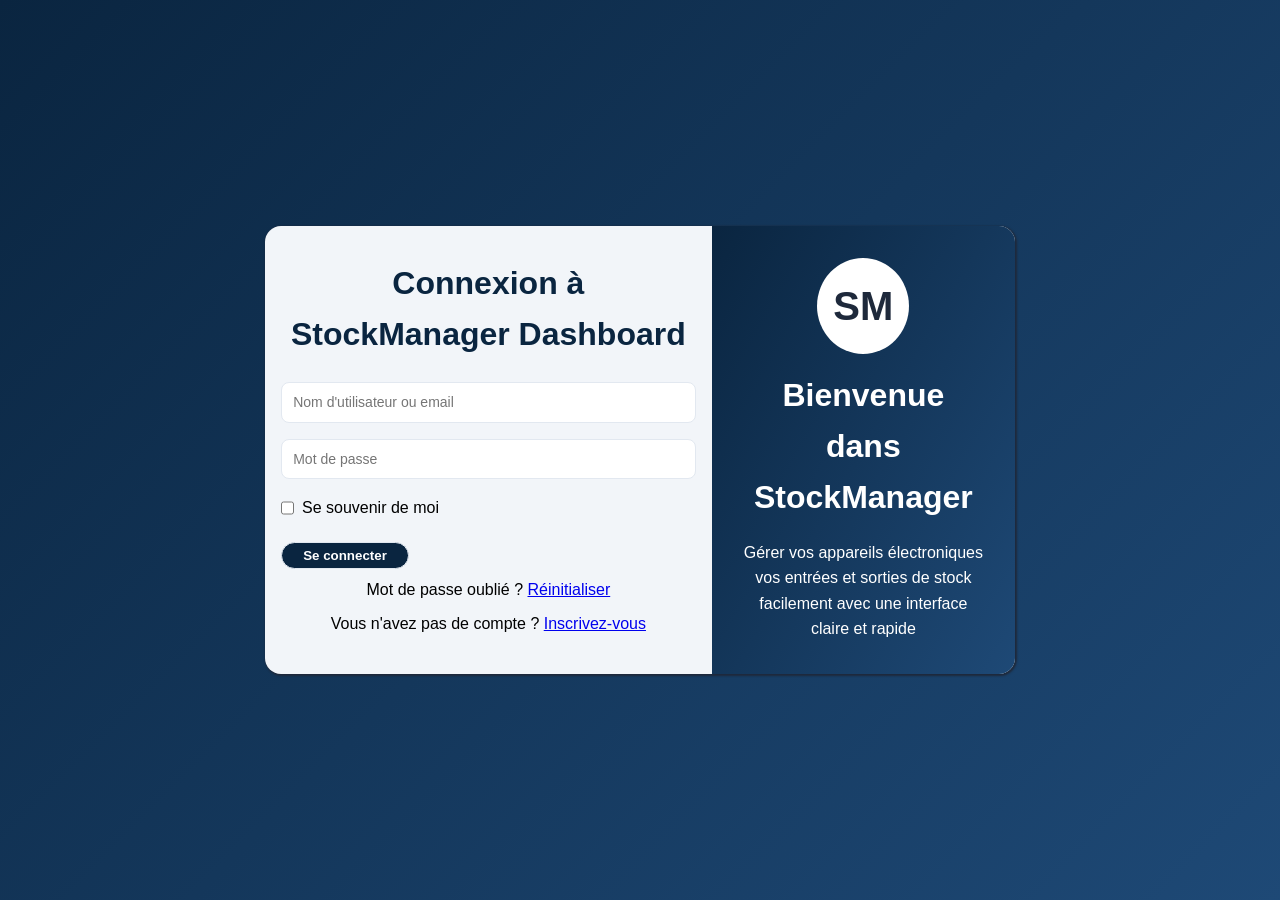
<file: index.html>
<!DOCTYPE html>
<html lang="en">

<head>
    <meta charset="UTF-8">
    <meta name="viewport" content="width=device-width, initial-scale=1.0">
    <link rel="stylesheet" href="./design/styles.css">
    <title>Login</title>
</head>

<body>
    <div id="loginCard">
        <main>
            <form action="./pages/index.html" id="loginForm">
                <header>
                    <h1>Connexion à StockManager Dashboard</h1>
                </header>
                <section>
                    <input type="text" name="identifiant" id="identifiant"
                        placeholder="Nom d'utilisateur ou email"><label for="identifiant"></label>
                    <input type="password" name="password" id="password" placeholder="Mot de passe"><label
                        for="password"></label>
                    <label for="remember"><input type="checkbox" name="remember" id="remember">Se souvenir de
                        moi</label>
                </section>
                <footer>
                    <button type="submit" onclick="">Se connecter</button>
                    <p>Mot de passe oublié ? <a href="#">Réinitialiser</a></p>
                    <p>Vous n'avez pas de compte ? <a href="signUp.html">Inscrivez-vous</a></p>
                </footer>
            </form>
            <section id="card">
                <div id="logoDiv"><span id="logo">SM</span></div>
                <h1>Bienvenue dans StockManager</h1>
                <p>Gérer vos appareils électroniques vos entrées et sorties de stock facilement avec une interface
                    claire et
                    rapide</p>
            </section>
        </main>
    </div>
</body>

</html>
</file>
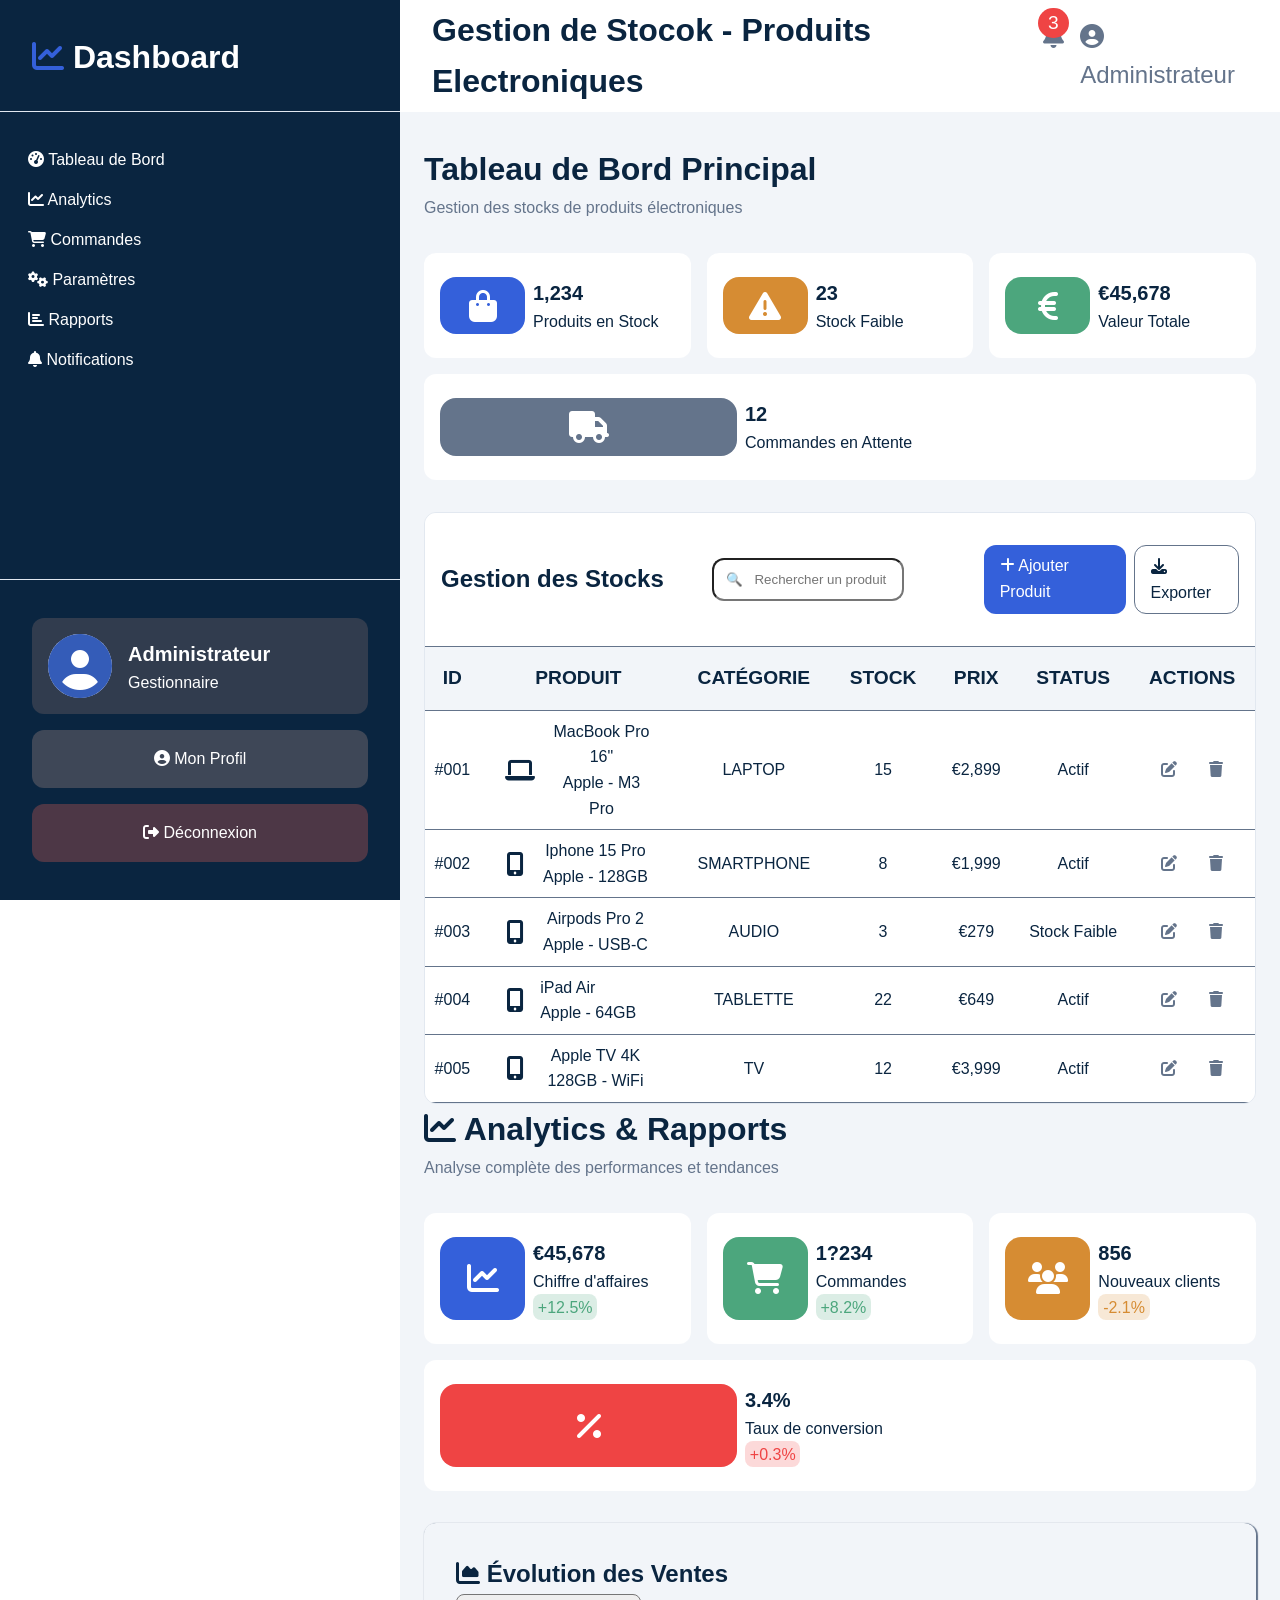
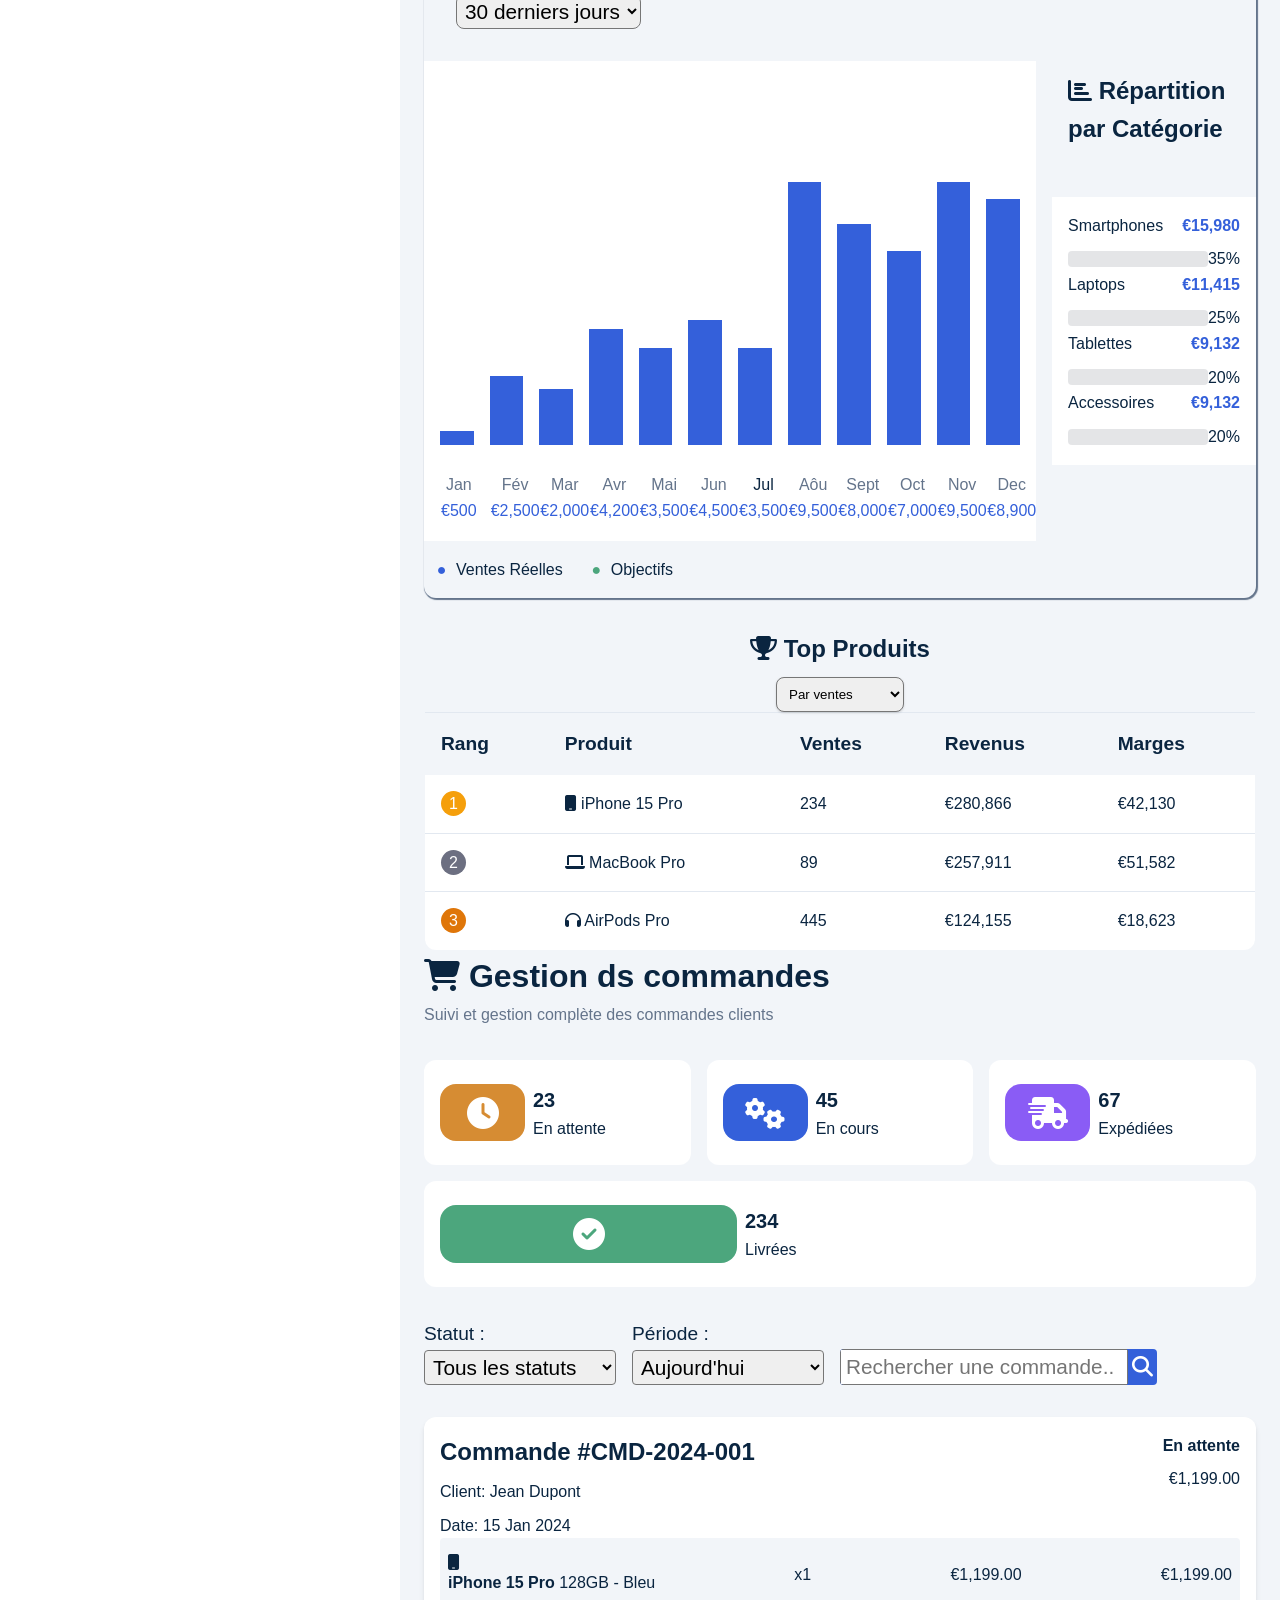
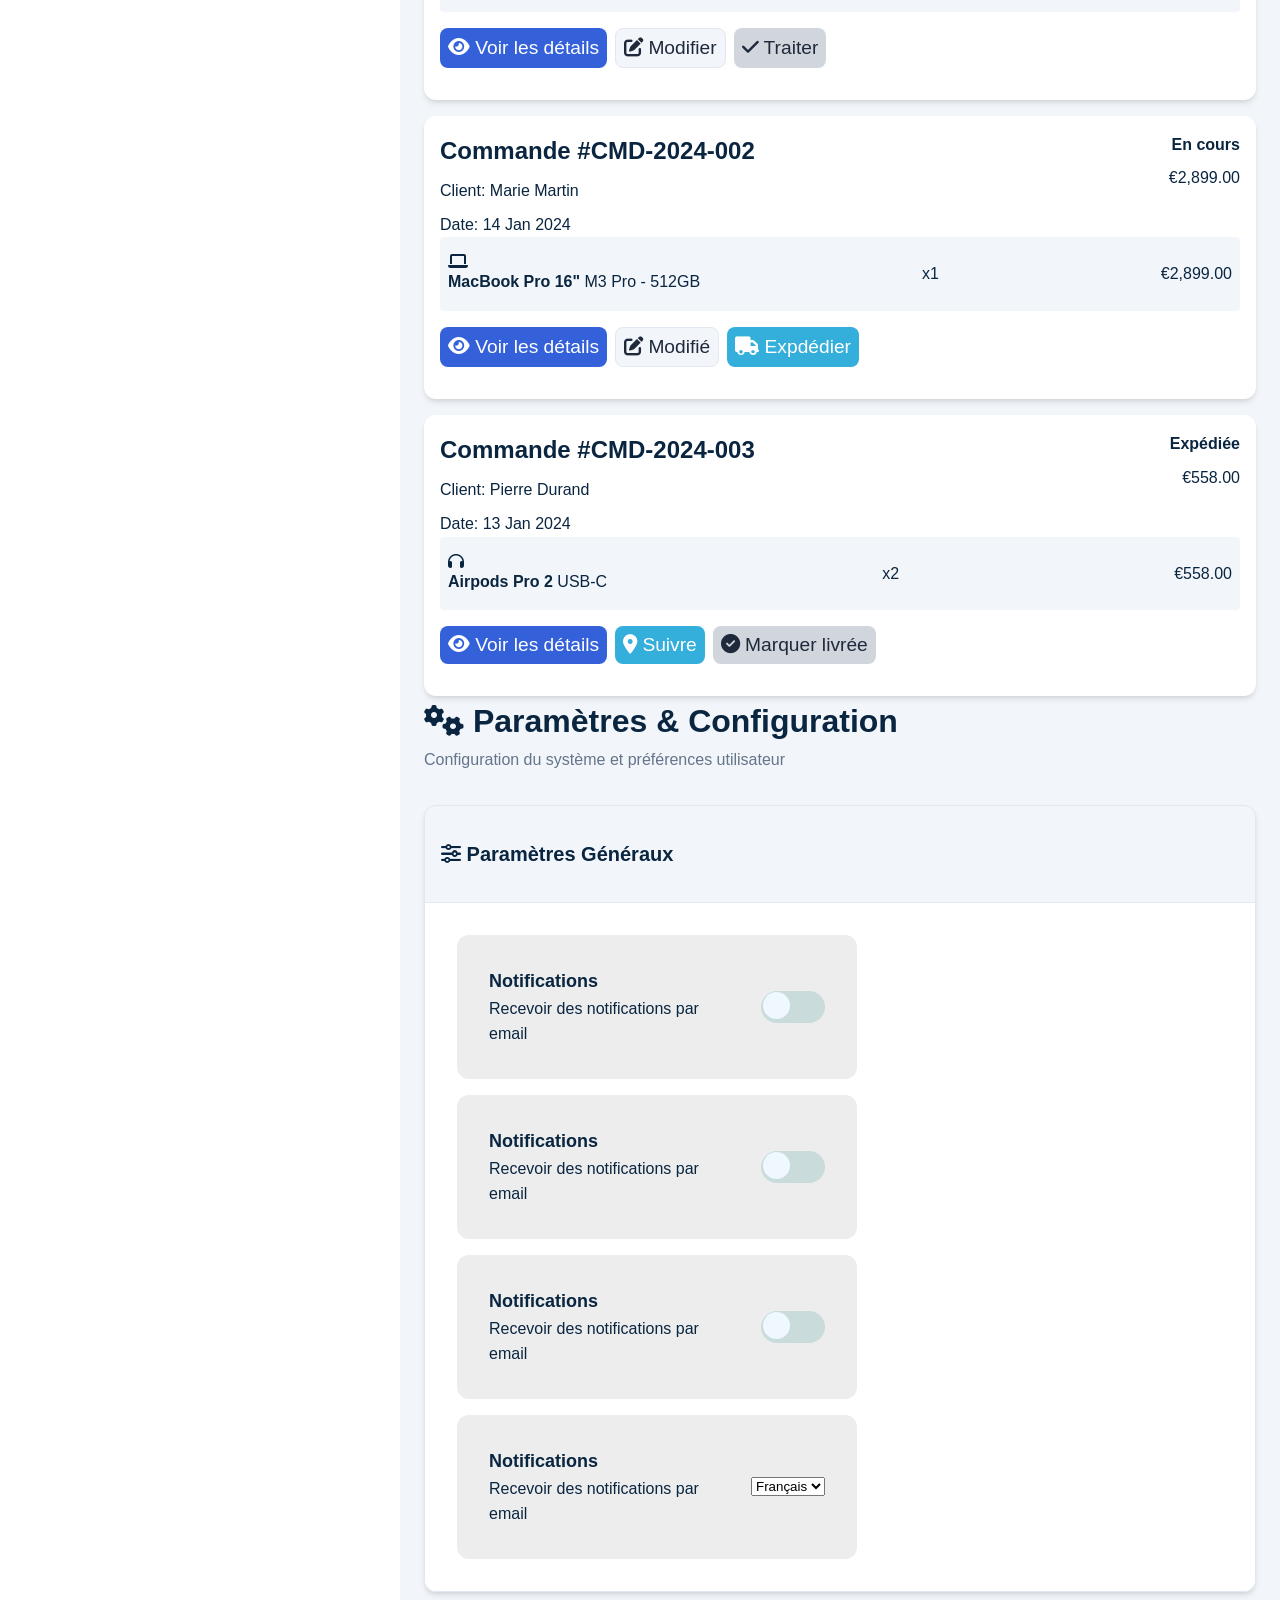
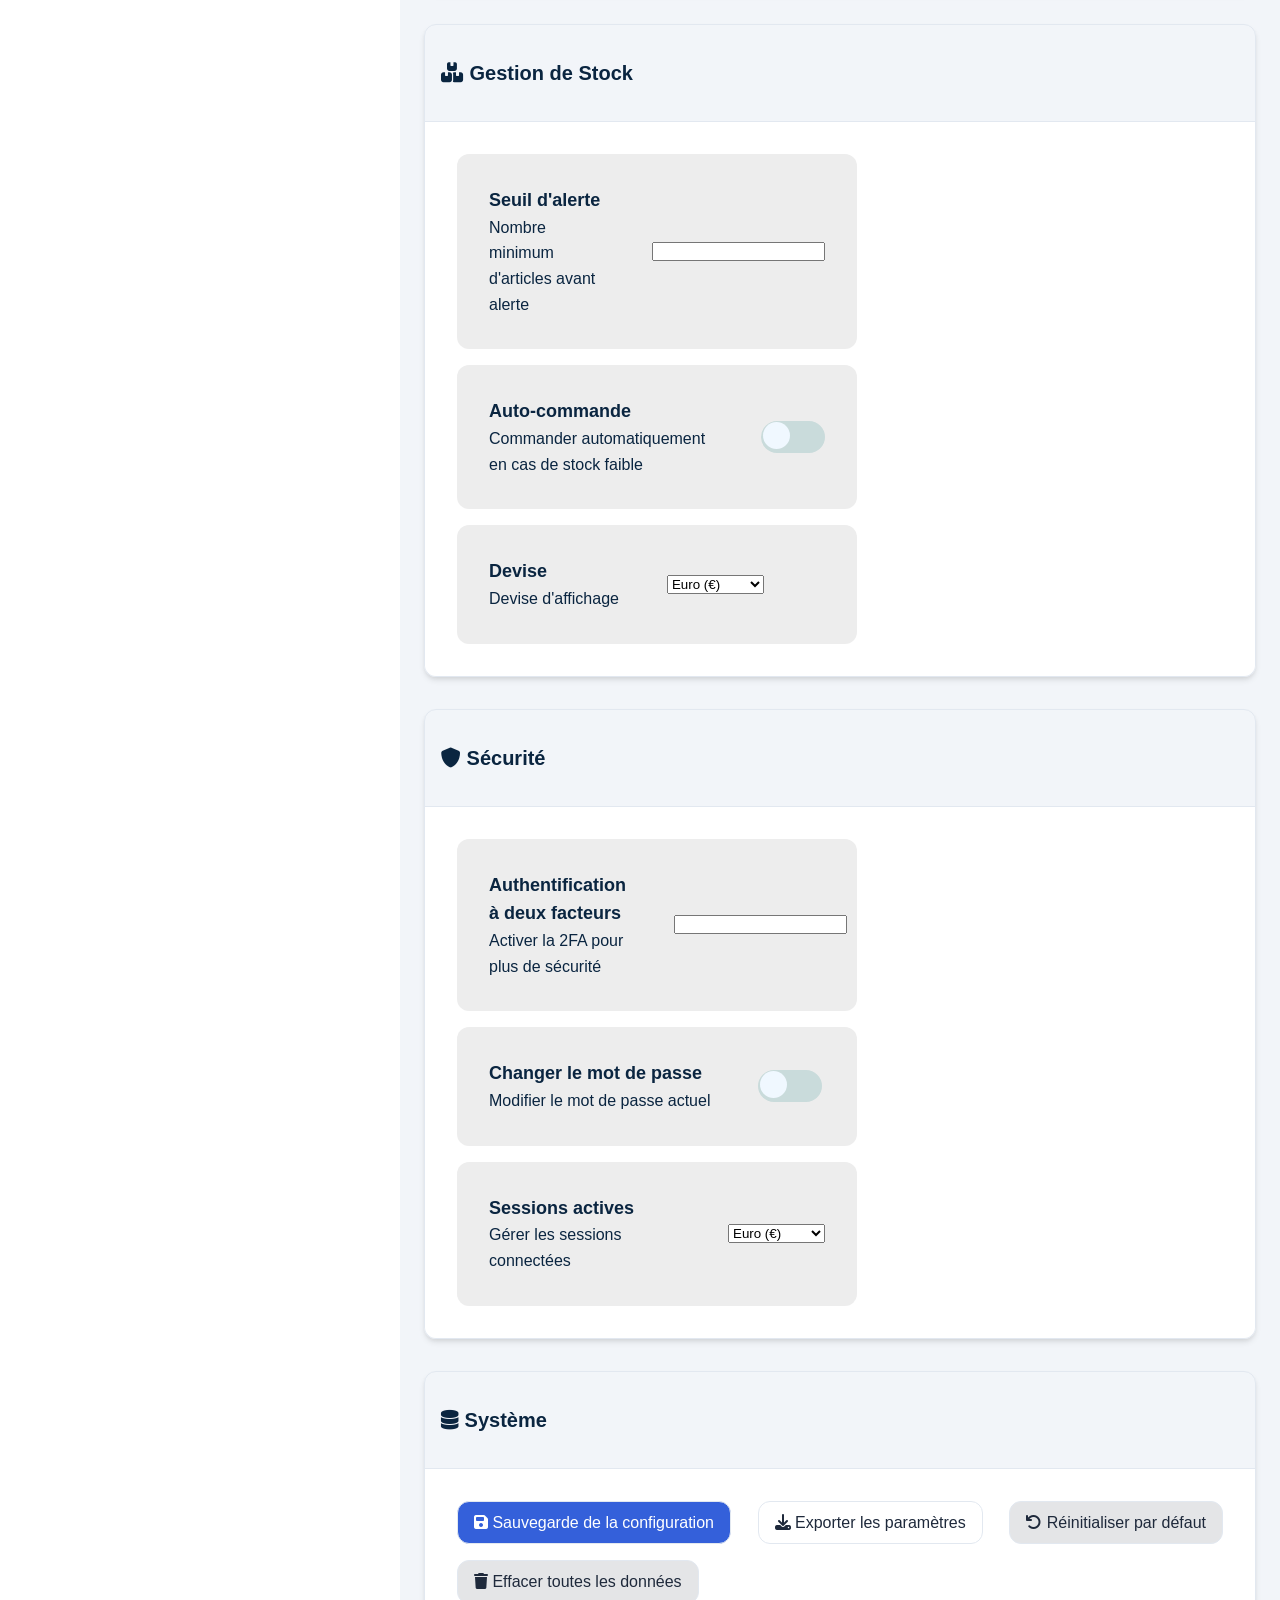
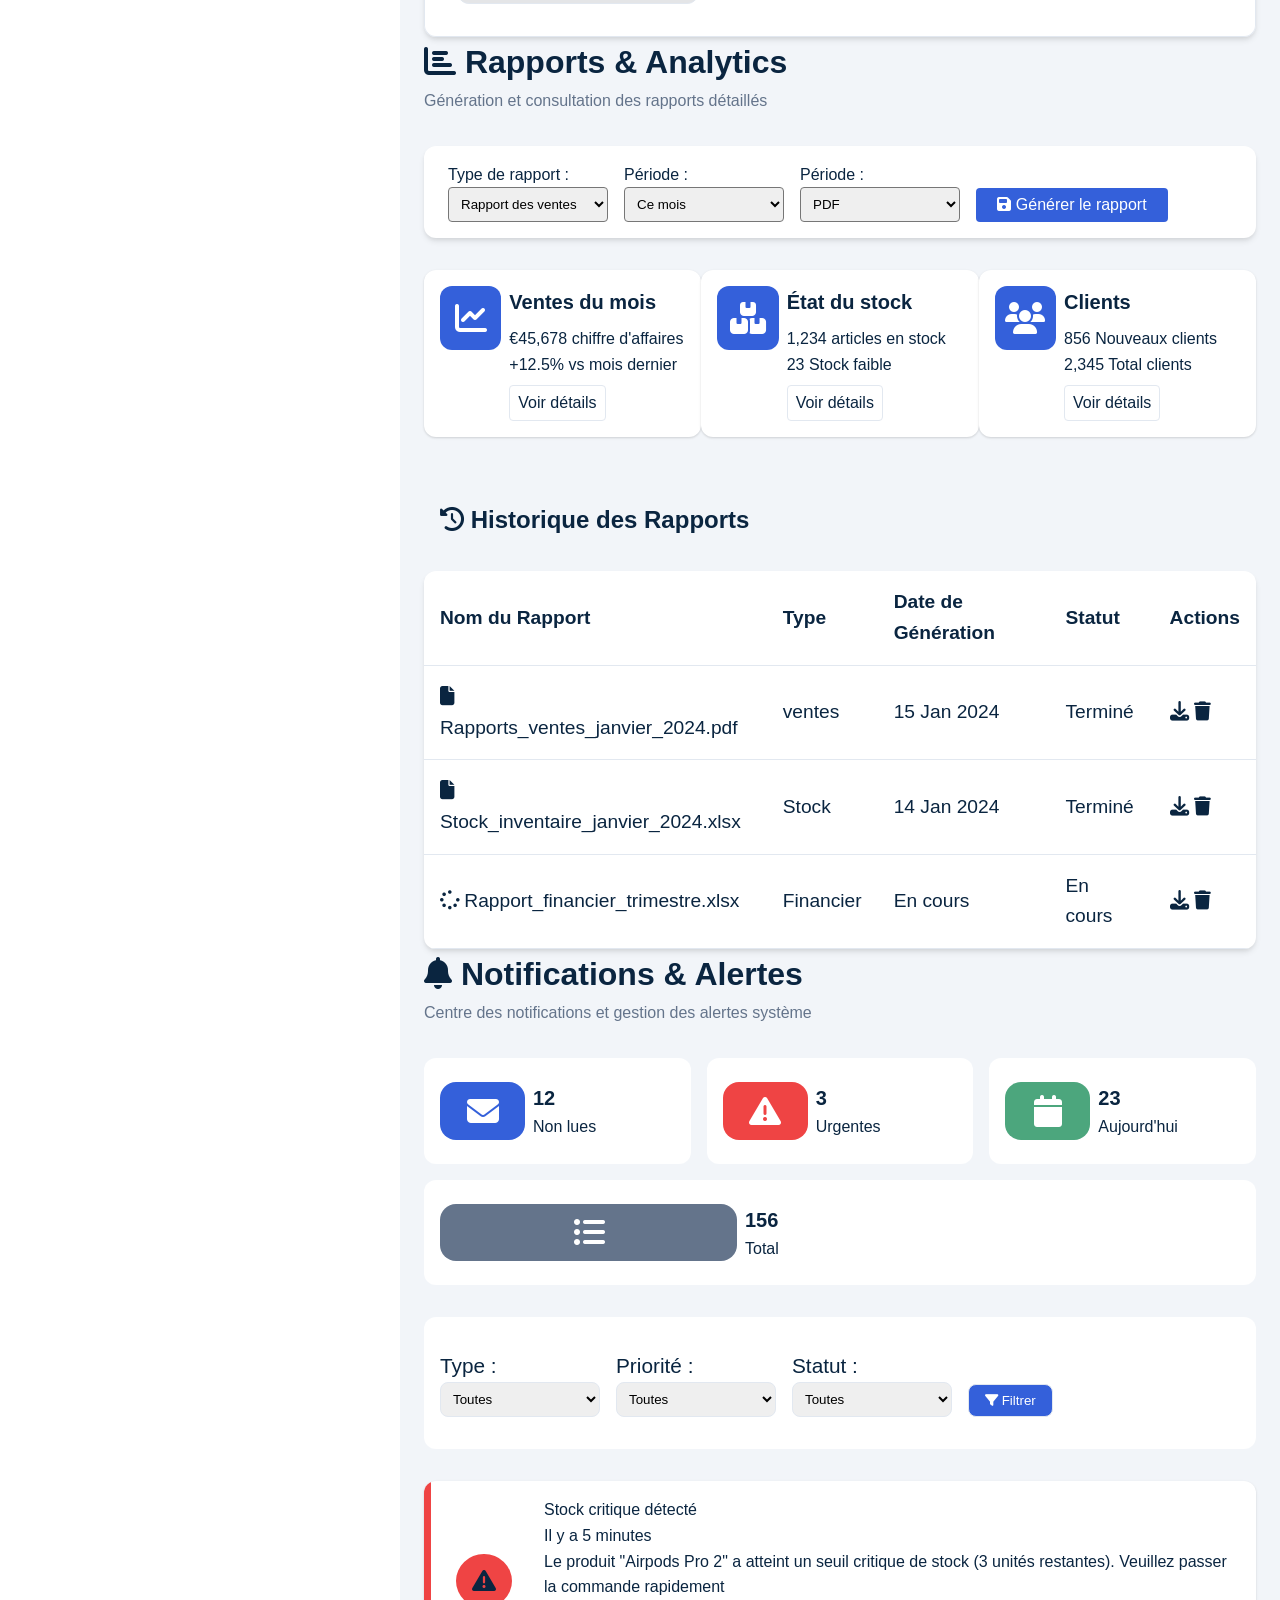
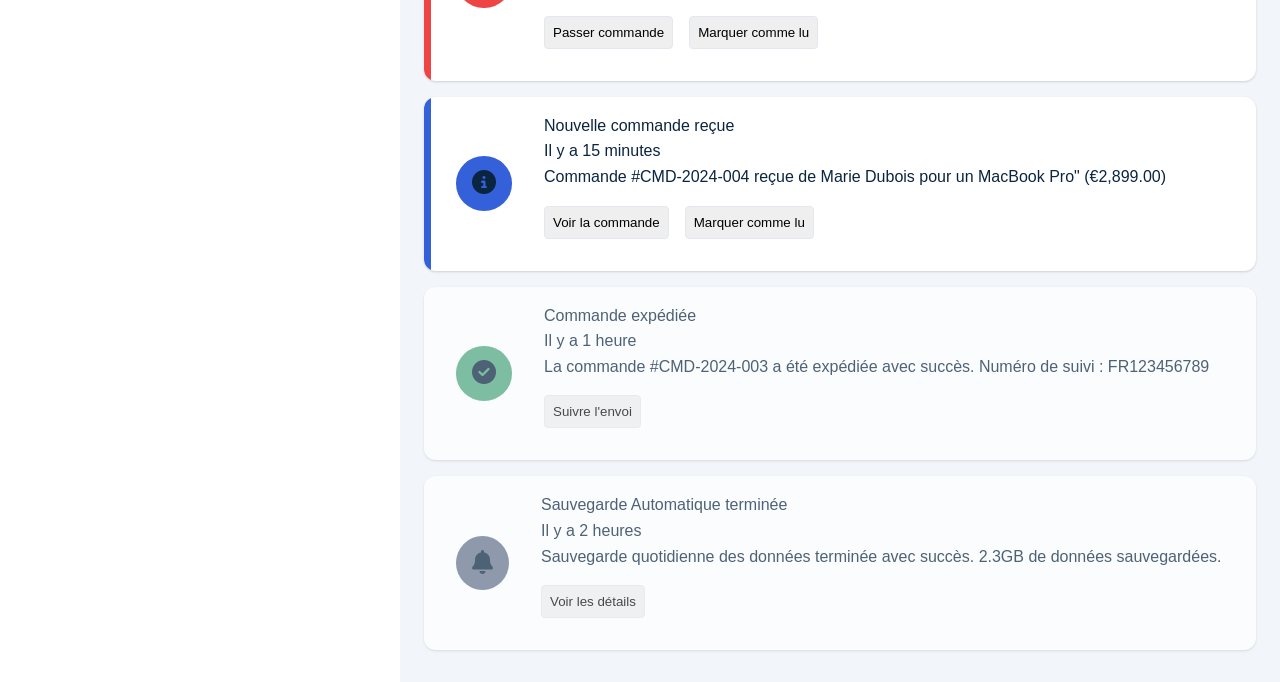
<file: design/index.html>
<!DOCTYPE html>
<html lang="en">

<head>
    <meta charset="UTF-8">
    <meta name="viewport" content="width=device-width, initial-scale=1.0">
    <link rel="stylesheet" href="../design/styles.css">
    <link rel="stylesheet" href="https://cdnjs.cloudflare.com/ajax/libs/font-awesome/6.4.0/css/all.min.css" />
    <title>Dashboard</title>
</head>

<body>
    <div id="dashboard">
        <input type="checkbox" id="sidebarToggle" hidden>
        <label for="sidebarToggle" class="sidebarToggle"><i class="fa-solid fa-bars"></i></label>
        <label for="sidebarToggle" id="sidebar-overlay-label"></label>
        <aside id="sidebar">
            <header id="sidebarHeader">
                <h1><i class="fa-solid sidebarHeaderIcon fa-chart-line"></i> Dashboard</h1>
            </header>
            <nav id="sidebarNav">
                <ul>
                    <li class="sidebarNavLi">
                        <a href="#tableauDeBord" class="sidebarNavLinks"><i class="fa-solid fa-gauge-high"></i> Tableau
                            de Bord</a>
                    </li>
                    <li class="sidebarNavLi">
                        <a href="#analytics" class="sidebarNavLinks"><i class="fa-solid fa-chart-line"></i>
                            Analytics</a>
                    </li>
                    <li class="sidebarNavLi">
                        <a href="#commandes" class="sidebarNavLinks"><i class="fa-solid fa-cart-shopping"></i>
                            Commandes</a>
                    </li>
                    <li class="sidebarNavLi">
                        <a href="#parametres" class="sidebarNavLinks"><i class="fa-solid fa-gears"></i> Paramètres</a>
                    </li>
                    <li class="sidebarNavLi">
                        <a href="#rapports" class="sidebarNavLinks"><i class="fa-solid fa-chart-bar"></i> Rapports</a>
                    </li>
                    <li class="sidebarNavLi">
                        <a href="#notifications" class="sidebarNavLinks"><i class="fa-solid fa-bell"></i>
                            Notifications</a>
                    </li>
                </ul>
            </nav>
            <footer id="sidebarFooter">
                <div class="sidebarTitle">
                    <i class="fa-solid sidebarTitleIcon fa-circle-user"></i>
                    <div class="sidebarTitleText">
                        <h4>Administrateur</h4>
                        <p>Gestionnaire</p>
                    </div>
                </div>
                <a href="#profil" class="sidebarFooterButton sidebarFooterButtonProfil text-center"><i
                        class="fa-solid fa-circle-user"></i> Mon Profil</a>
                <a href="../index.html" class="sidebarFooterButton sidebarFooterButtonLogout text-center"><i
                        class="fa-solid fa-right-from-bracket"></i> Déconnexion</a>
            </footer>
        </aside>
        <div id="mainContent">
            <header id="mainContentHeader">
                <h1>Gestion de Stocok - Produits Electroniques</h1>
                <nav id="mainContentHeaderNav">
                    <ul>
                        <li><a href="#" class="mainContentHeaderNavLinks mainContentHeaderNavLinkNotification"><i
                                    class="fa-solid fa-bell"></i></a></li>
                        <li><a href="#" class="mainContentHeaderNavLinks mainContentHeaderNavLinkProfile"><i
                                    class="fa-solid fa-circle-user"></i> Administrateur</a></li>
                    </ul>
                </nav>
            </header>
            <main>






                <!-- Page tableau de bord -->
                <!-- ----------------------------------------------------------------- -->
                <section id="tableauDeBord" class="dashboardMainContents">
                    <header id="tableauDeBordHeader" class="dashboardHeaders">
                        <h1>Tableau de Bord Principal</h1>
                        <p class="textGrisé">Gestion des stocks de produits électroniques</p>
                    </header>
                    <div class="contentTableauPrincipal">
                        <div class="cardRenseignement">
                            <div class="cardRenseignementIcon cardRenseignementIconStock"><i class="fa-solid faSolidCardIcon fa-shopping-bag"></i>
                            </div>
                            <div class="cardRenseignementText">
                                <h4>1,234</h4>
                                <p>Produits en Stock</p>
                            </div>
                        </div>
                        <div class="cardRenseignement">
                            <div class="cardRenseignementIcon cardRenseignementIconWarning"><i
                                    class="fa-solid faSolidCardIcon fa-triangle-exclamation"></i></div>
                            <div class="cardRenseignementText">
                                <h4>23</h4>
                                <p>Stock Faible</p>
                            </div>
                        </div>
                        <div class="cardRenseignement">
                            <div class="cardRenseignementIcon cardRenseignementIconPrice"><i class="fa-solid faSolidCardIcon fa-euro-sign"></i>
                            </div>
                            <div class="cardRenseignementText">
                                <h4>€45,678</h4>
                                <p>Valeur Totale</p>
                            </div>
                        </div>
                        <div class="cardRenseignement">
                            <div class="cardRenseignementIcon cardRenseignementIconDelivery"><i class="fa-solid faSolidCardIcon fa-truck"></i></div>
                            <div class="cardRenseignementText">
                                <h4>12</h4>
                                <p>Commandes en Attente</p>
                            </div>
                        </div>
                    </div>
                    <div id="gestionStock">

                        <table id="tableauGestionStock">
                            <div id="gestionStockContent">
                                <h3>Gestion des Stocks</h3>
                                <input type="text" placeholder="🔍   Rechercher un produit" name="productResearch"
                                    id="productResearch">
                                <div id="productButtons">
                                    <a href="add_product.html" class="productButtons productButtonsAdd"><i class="fa-solid fa-plus"></i> Ajouter Produit</a>
                                    <a href="export.html" class="productButtons productButtonsExport"><i class="fa-solid fa-download"></i> Exporter</a>
                                </div>
                            </div>
                            <tr class="tableRow tableHead">
                                <th>ID</th>
                                <th>PRODUIT</th>
                                <th>CATÉGORIE</th>
                                <th>STOCK</th>
                                <th>PRIX</th>
                                <th>STATUS</th>
                                <th>ACTIONS</th>
                            </tr>

                            <tr class="tableRow tableRowWhite">
                                <td>#001</td>
                                <td>
                                    <div class="tableauGestionStockProduit"><i class="fa-solid fa-laptop"></i>
                                        <div class="productid">
                                            <p>MacBook Pro 16"</p>
                                            <p>Apple - M3 Pro</p>
                                        </div>
                                    </div>
                                </td>
                                <td>
                                    <span>LAPTOP</span>
                                </td>
                                <td><span>15</span></td>
                                <td>€2,899</td>
                                <td><span>Actif</span></td>
                                <td>
                                    <div class="tablebuttons"><a href="#"><i
                                                class="fa-solid fa-pen-to-square"></i></a><a href="#"><i
                                                class="fa-solid fa-trash"></i></a></div>
                                </td>
                            </tr>
                            <tr class="tableRow tableRowWhite">
                                <td>#002</td>
                                <td>
                                    <div class="tableauGestionStockProduit"><i
                                            class="fa-solid fa-mobile-screen-button"></i>
                                        <div class="productid">
                                            <p>Iphone 15 Pro</p>
                                            <p>Apple - 128GB</p>
                                        </div>
                                    </div>
                                </td>
                                <td>
                                    <span>SMARTPHONE</span>
                                </td>
                                <td><span>8</span></td>
                                <td>€1,999</td>
                                <td><span>Actif</span></td>
                                <td>
                                    <div class="tablebuttons"><a href="#"><i
                                                class="fa-solid fa-pen-to-square"></i></a><a href="#"><i
                                                class="fa-solid fa-trash"></i></a></div>
                                </td>
                            </tr>
                            <tr class="tableRow tableRowWhite">
                                <td>#003</td>
                                <td>
                                    <div class="tableauGestionStockProduit"><i
                                            class="fa-solid fa-mobile-screen-button"></i>
                                        <div class="productid">
                                            <p>Airpods Pro 2</p>
                                            <p>Apple - USB-C</p>
                                        </div>
                                    </div>
                                </td>
                                <td>
                                    <span>AUDIO</span>
                                </td>
                                <td><span>3</span></td>
                                <td>€279</td>
                                <td><span>Stock Faible</span></td>
                                <td>
                                    <div class="tablebuttons"><a href="#"><i
                                                class="fa-solid fa-pen-to-square"></i></a><a href="#"><i
                                                class="fa-solid fa-trash"></i></a></div>
                                </td>
                            </tr>
                            <tr class="tableRow tableRowWhite">
                                <td>#004</td>
                                <td>
                                    <div class="tableauGestionStockProduit"><i
                                            class="fa-solid fa-mobile-screen-button"></i>
                                        <div class="productid text-left">
                                            <p>iPad Air</p>
                                            <p>Apple - 64GB</p>
                                        </div>
                                    </div>
                                </td>
                                <td>
                                    <span>TABLETTE</span>
                                </td>
                                <td><span>22</span></td>
                                <td>€649</td>
                                <td><span>Actif</span></td>
                                <td>
                                    <div class="tablebuttons"><a href="#"><i
                                                class="fa-solid fa-pen-to-square"></i></a><a href="#"><i
                                                class="fa-solid fa-trash"></i></a></div>
                                </td>
                            </tr>
                            <tr class="tableRow tableRowWhite">
                                <td>#005</td>
                                <td>
                                    <div class="tableauGestionStockProduit"><i
                                            class="fa-solid fa-mobile-screen-button"></i>
                                        <div class="productid">
                                            <p>Apple TV 4K</p>
                                            <p>128GB - WiFi</p>
                                        </div>
                                    </div>
                                </td>
                                <td>
                                    <span>TV</span>
                                </td>
                                <td><span>12</span></td>
                                <td>€3,999</td>
                                <td><span>Actif</span></td>
                                <td>
                                    <div class="tablebuttons"><a href="#"><i
                                                class="fa-solid fa-pen-to-square"></i></a><a href="#"><i
                                                class="fa-solid fa-trash"></i></a></div>
                                </td>
                            </tr>
                        </table>

                    </div>
                </section>







                <!-- Page Analytics -->
                <!-- ------------------------------------------------------------------------- -->
                <section id="analytics" class="dashboardMainContents">
                    <header id="tableauDeBordHeader" class="dashboardHeaders">
                        <h1><i class="fa-solid fa-chart-line"></i> Analytics & Rapports</h1>
                        <p class="textGrisé">Analyse complète des performances et tendances</p>
                    </header>
                    <div class="contentTableauPrincipal">
                        <div class="cardRenseignement">
                            <div class="cardRenseignementIcon cardRenseignementIconChart"><i class="fa-solid faSolidCardIcon fa-chart-line"></i>
                            </div>
                            <div class="cardRenseignementText">
                                <h4>€45,678</h4>
                                <p>Chiffre d'affaires</p>
                                <span class="signalementText vertSuccess">+12.5%</span>
                            </div>
                        </div>
                        <div class="cardRenseignement">
                            <div class="cardRenseignementIcon cardRenseignementIconShoppingChariot"><i class="fa-solid faSolidCardIcon fa-cart-shopping"></i>
                            </div>
                            <div class="cardRenseignementText">
                                <h4>1?234</h4>
                                <p>Commandes</p>
                                <span class="signalementText vertSuccess">+8.2%</span>
                            </div>
                        </div>
                        <div class="cardRenseignement">
                            <div class="cardRenseignementIcon cardRenseignementIconUsers"><i class="fa-solid faSolidCardIcon fa-users"></i>
                            </div>
                            <div class="cardRenseignementText">
                                <h4>856</h4>
                                <p>Nouveaux clients</p>
                                <span class="signalementText orangeWarning">-2.1%</span>
                            </div>
                        </div>
                        <div class="cardRenseignement">
                            <div class="cardRenseignementIcon cardRenseignementIconPercent"><i class="fa-solid faSolidCardIcon fa-percent"></i></div>
                            <div class="cardRenseignementText">
                                <h4>3.4%</h4>
                                <p>Taux de conversion</p>
                                <span class="signalementText redError">+0.3%</span>
                            </div>
                        </div>
                    </div>

                    <div id="sellEvolution">
                        <div id="sellEvolutionChart">
                            <header id="sellEvolutionChartHeader">
                                <h3><i class="fa-solid fa-chart-area"></i> Évolution des Ventes</h3>
                                <select name="period" id="sellEvolutionChartHeaderSelect">
                                    <option value="30">30 derniers jours</option>
                                </select>
                            </header>
                            <div class="simpleBarChart">
                                <div class="simpleBarChartItem simpleBarChartItem5" style="--val:5;">
                                    <div class="simpleBarChartItemLabel"><span>Jan</span><span>€500</span></div>
                                    <span class="simpleBarChartItemTooltiptext">Jan - €500</span>
                                </div>
                                <div class="simpleBarChartItem simpleBarChartItem25" style="--val:25;">
                                    <div class="simpleBarChartItemLabel"><span>Fév</span><span>€2,500</span></div>
                                    <span class="simpleBarChartItemTooltiptext">Fév - €2,500</span>
                                </div>
                                <div class="simpleBarChartItem simpleBarChartItem20" style="--val:20;">
                                    <div class="simpleBarChartItemLabel"><span>Mar</span><span>€2,000</span></div>
                                    <span class="simpleBarChartItemTooltiptext">Mar - €2,000</span>
                                </div>
                                <div class="simpleBarChartItem simpleBarChartItem42" style="--val:42;">
                                    <div class="simpleBarChartItemLabel"><span>Avr</span><span>€4,200</span></div>
                                    <span class="simpleBarChartItemTooltiptext">Avr - €4,200</span>
                                </div>
                                <div class="simpleBarChartItem simpleBarChartItem35" style="--val:35;">
                                    <div class="simpleBarChartItemLabel"><span>Mai</span><span>€3,500</span></div>
                                    <span class="simpleBarChartItemTooltiptext">Mai - €3,500</span>
                                </div>
                                <div class="simpleBarChartItem simpleBarChartItem45" style="--val:45;">
                                    <div class="simpleBarChartItemLabel"><span>Jun</span><span>€4,500</span></div>
                                    <span class="simpleBarChartItemTooltiptext">Jun - €4,500</span>
                                </div>
                                <div class="simpleBarChartItem simpleBarChartItem35" style="--val:35;">
                                    <div class="simpleBarChartItemLabel"><span></span>Jul<span>€3,500</span></div>
                                    <span class="simpleBarChartItemTooltiptext">Jul - €3,500</span>
                                </div>
                                <div class="simpleBarChartItem simpleBarChartItem95" style="--val:95;">
                                    <div class="simpleBarChartItemLabel"><span>Aôu</span><span>€9,500</span></div>
                                    <span class="simpleBarChartItemTooltiptext">Aôu - €9,500</span>
                                </div>
                                <div class="simpleBarChartItem simpleBarChartItem80" style="--val:80;">
                                    <div class="simpleBarChartItemLabel"><span>Sept</span><span>€8,000</span></div>
                                    <span class="simpleBarChartItemTooltiptext">Sept - €8,000</span>
                                </div>
                                <div class="simpleBarChartItem simpleBarChartItem70" style="--val:70;">
                                    <div class="simpleBarChartItemLabel"><span>Oct</span><span>€7,000</span></div>
                                    <span class="simpleBarChartItemTooltiptext">Oct - €7,000</span>
                                </div>
                                <div class="simpleBarChartItem simpleBarChartItem95" style="--val:95;">
                                    <div class="simpleBarChartItemLabel"><span>Nov</span><span>€9,500</span></div>
                                    <span class="simpleBarChartItemTooltiptext">Nov - €9,500</span>
                                </div>
                                <div class="simpleBarChartItem simpleBarChartItem89" style="--val:89;">
                                    <div class="simpleBarChartItemLabel"><span>Dec</span><span>€8,900</span></div>
                                    <span class="simpleBarChartItemTooltiptext">Dec - €8,900</span>
                                </div>
                            </div>
                            <footer id="sellEvolutionFooter">
                                <ul id="sellEvolutionFooterListe">
                                    <li class="sellEvolutionFooterListeListe sellEvolutionFooterListeListeBleu">Ventes Réelles</li>
                                    <li class="sellEvolutionFooterListeListe sellEvolutionFooterListeListeVerte">Objectifs</li>
                                </ul>
                            </footer>
                        </div>
                        <div id="CategorieRepartition">
                            <header id="CategorieRepartitionHeader">
                                <h3><i class="fa-solid fa-chart-bar"></i> Répartition par Catégorie</h3>
                            </header>
                            <div>
                                <ul id="CategorieRepartitionContents">
                                    <li class="CategorieRepartitionContent">
                                        <div class="CategorieRepartitionContentTop">
                                            <span>Smartphones</span>
                                            <span class="textColorBlue">€15,980</span>
                                        </div>
                                        <div class="CategorieRepartitionContentBottom">
                                            <div class="CategorieRepartitionContentBottomJauge"></div>
                                            <span>35%</span>
                                        </div>
                                    </li>
                                    <li class="CategorieRepartitionContent">
                                        <div class="CategorieRepartitionContentTop">
                                            <span>Laptops</span>
                                            <span class="textColorBlue">€11,415</span>
                                        </div>
                                        <div class="CategorieRepartitionContentBottom">
                                            <div class="CategorieRepartitionContentBottomJauge"></div>
                                            <span>25%</span>
                                        </div>
                                    </li>
                                    <li class="CategorieRepartitionContent">
                                        <div class="CategorieRepartitionContentTop">
                                            <span>Tablettes</span>
                                            <span class="textColorBlue">€9,132</span>
                                        </div>
                                        <div class="CategorieRepartitionContentBottom">
                                            <div class="CategorieRepartitionContentBottomJauge"></div>
                                            <span>20%</span>
                                        </div>
                                    </li>
                                    <li class="CategorieRepartitionContent">
                                        <div class="CategorieRepartitionContentTop">
                                            <span>Accessoires</span>
                                            <span class="textColorBlue">€9,132</span>
                                        </div>
                                        <div class="CategorieRepartitionContentBottom">
                                            <div class="CategorieRepartitionContentBottomJauge"></div>
                                            <span>20%</span>
                                        </div>
                                    </li>
                                </ul>
                            </div>
                        </div>
                    </div>



                    <table id="topProduits">
                        <caption id="topProduitTitle">
                            <h3><i class="fa-solid fa-trophy"></i> Top Produits</h3>
                            <select name="type" id="analyticsFilterSelct">
                                <option value="sells">Par ventes</option>
                            </select>
                        </caption>
                        <tr class="topProduitsTrHead">
                            <th>Rang</th>
                            <th>Produit</th>
                            <th>Ventes</th>
                            <th>Revenus</th>
                            <th>Marges</th>
                        </tr>

                        <tr class="topProduitsTrContent">
                            <td>
                                <span style="padding: 0.25rem 0.5rem; border-radius: 50%; color: #fff; background-color: #F59F0B;">1</span>
                            </td>
                            <td>
                                <p><i class="fa-solid fa-mobile"></i> iPhone 15 Pro</p>
                            </td>
                            <td>234</td>
                            <td>€280,866</td>
                            <td>€42,130</td>
                        </tr>
                        <tr class="topProduitsTrContent">
                            <td>
                                <span style="padding: 0.25rem 0.5rem; border-radius: 50%; color: #fff; background-color: #6C6F81;">2</span>
                            </td>
                            <td>
                                <p><i class="fa-solid fa-laptop"></i> MacBook Pro</p>
                            </td>
                            <td>89</td>
                            <td>€257,911</td>
                            <td>€51,582</td>
                        </tr>
                        <tr class="topProduitsTrContent">
                            <td>
                                <span style="padding: 0.25rem 0.5rem; border-radius: 50%; color: #fff; background-color: #DF7609;">3</span>
                            </td>
                            <td>
                                <p><i class="fa-solid fa-headphones"></i> AirPods Pro</p>
                            </td>
                            <td>445</td>
                            <td>€124,155</td>
                            <td>€18,623</td>
                        </tr>
                    </table>
                </section>






                <!-- Page Commandes -->
                <!-- ---------------------------------------------------------------------------- -->
                <section id="commandes" class="dashboardMainContents">
                    <header class="dashboardHeaders">
                        <div id="notificationHeaderEntete">
                            <h1><i class="fa-solid fa-cart-shopping"></i> Gestion ds commandes</h1>
                        </div>
                        <p class="textGrisé">Suivi et gestion complète des commandes clients</p>
                    </header>
                    <div class="contentTableauPrincipal">
                        <div class="cardRenseignement">
                            <div class="cardRenseignementIcon" style="background-color: var(--orange-avertissement);"><i class="fa-solid faSolidCardIcon fa-clock"></i>
                            </div>
                            <div class="cardRenseignementText">
                                <h4>23</h4>
                                <p>En attente</p>
                            </div>
                        </div>
                        <div class="cardRenseignement">
                            <div class="cardRenseignementIcon" style="background-color: var(--bleu-side-bar-icon);"><i class="fa-solid faSolidCardIcon fa-gears"></i></div>
                            <div class="cardRenseignementText">
                                <h4>45</h4>
                                <p>En cours</p>
                            </div>
                        </div>
                        <div class="cardRenseignement">
                            <div class="cardRenseignementIcon" style="background-color: #8A5CF5;"><i class="fa-solid faSolidCardIcon fa-truck-fast"></i>
                            </div>
                            <div class="cardRenseignementText">
                                <h4>67</h4>
                                <p>Expédiées</p>
                            </div>
                        </div>
                        <div class="cardRenseignement">
                            <div class="cardRenseignementIcon" style="background-color: var(--verts-succes);"><i class="fa-solid faSolidCardIcon fa-circle-check"></i>
                            </div>
                            <div class="cardRenseignementText">
                                <h4>234</h4>
                                <p>Livrées</p>
                            </div>
                        </div>
                    </div>
                    <form action="#" id="commandeForm">
                        <fieldset style="border: none;">
                            <legend style="font-size: 1.2rem;">Statut :</legend>
                            <select name="statut" id="statut" class="commandFormSelect">
                                <option value="tous">Tous les statuts</option>
                            </select>
                        </fieldset>
                        <fieldset style="border: none;">
                            <legend style="font-size: 1.2rem;">Période :</legend>
                            <select name="statut" id="statut" class="commandFormSelect">
                                <option value="today">Aujourd'hui</option>
                            </select>
                        </fieldset>
                        <fieldset style="border: none;">
                            <label for="researchInput" id="researchInputLabel"><input type="text" name="research" id="researchInput" placeholder="Rechercher une commande.."><i class="fa-solid fa-magnifying-glass"></i></label>
                        </fieldset>
                    </form>
                    <div id="commandChart">
                        <article class="commandeCard">
                            <header class="commandeCardHeader">
                                <h3>Commande #CMD-2024-001</h3>
                                <p>Client: Jean Dupont</p>
                                <p>Date: 15 Jan 2024</p>
                            </header>
                            <section class="commandeCardStatus">
                                <h6>En attente</h6>
                                <span>€1,199.00</span>
                            </section>
                            <section class="commandeCardInfo">
                                <div class="commandeCardInfoLine">
                                    <span class="commandeCardInfoType">
                                        <i class="fa-solid fa-mobile"></i>
                                        <span><strong>iPhone 15 Pro</strong> 128GB - Bleu</span>
                                    </span>
                                    <span class="commandeCardInfoNumber">x1</span>
                                    <span class="commandeCardInfoPrice">€1,199.00</span>
                                    <span class="commandeCardInfoTotal">€1,199.00</span>
                                </div>
                            </section>
                            <footer class="commandeCardFooter">
                                <button class="commandeCardFooterButton seeDetails"><i class="fa-solid fa-eye"></i> Voir les détails</button>
                                <button class="commandeCardFooterButton modify"><i class="fa-solid fa-pen-to-square"></i> Modifier</button>
                                <button class="commandeCardFooterButton validate"><i class="fa-solid fa-check"></i> Traiter</button>
                            </footer>
                        </article>
                        <article class="commandeCard">
                            <header class="commandeCardHeader">
                                <h3>Commande #CMD-2024-002</h3>
                                <p>Client: Marie Martin</p>
                                <p>Date: 14 Jan 2024</p>
                            </header>
                            <section class="commandeCardStatus">
                                <h6>En cours</h6>
                                <span>€2,899.00</span>
                            </section>
                            <section class="commandeCardInfo">
                                <div class="commandeCardInfoLine">
                                    <span class="commandeCardInfoType">
                                        <i class="fa-solid fa-laptop"></i>
                                        <span><strong>MacBook Pro 16"</strong> M3 Pro - 512GB</span>
                                    </span>
                                    <span class="commandeCardInfoNumber">x1</span>
                                    <span class="commandeCardInfoPrice">€2,899.00</span>
                                </div>
                            </section>
                            <footer class="commandeCardFooter">
                                <button class="commandeCardFooterButton seeDetails"><i class="fa-solid fa-eye"></i> Voir les détails</button>
                                <button class="commandeCardFooterButton modify"><i class="fa-solid fa-pen-to-square"></i> Modifié</button>
                                <button class="commandeCardFooterButton send"><i class="fa-solid fa-truck"></i> Expdédier</button>
                            </footer>
                        </article>
                        <article class="commandeCard">
                            <header class="commandeCardHeader">
                                <h3>Commande #CMD-2024-003</h3>
                                <p>Client: Pierre Durand</p>
                                <p>Date: 13 Jan 2024</p>
                            </header>
                            <section class="commandeCardStatus">
                                <h6>Expédiée</h6>
                                <span>€558.00</span>
                            </section>
                            <section class="commandeCardInfo">
                                <div class="commandeCardInfoLine">
                                    <span class="commandeCardInfoType">
                                        <i class="fa-solid fa-headphones"></i>
                                        <span><strong>Airpods Pro 2</strong> USB-C</span>
                                    </span>
                                    <span class="commandeCardInfoNumber">x2</span>
                                    <span class="commandeCardInfoPrice">€558.00</span>
                                </div>
                            </section>
                            <footer class="commandeCardFooter">
                                <button class="commandeCardFooterButton seeDetails"><i class="fa-solid fa-eye"></i> Voir les détails</button>
                                <button class="commandeCardFooterButton follow"><i class="fa-solid fa-location-dot"></i> Suivre</button>
                                <button class="commandeCardFooterButton validateLivraison"><i class="fa-solid fa-circle-check"></i> Marquer
                                    livrée</button>
                            </footer>
                        </article>
                    </div>

                </section>









                <!-- Page Parametre -->
                <!-- ----------------------------------------------------------------------- -->
                <section id="parametres" class="dashboardMainContents">
                    <header class="dashboardHeaders">
                        <div id="notificationHeaderEntete">
                            <h1><i class="fa-solid fa-gears"></i> Paramètres & Configuration</h1>
                        </div>
                        <p class="textGrisé">Configuration du système et préférences utilisateur</p>
                    </header>
                    <div id="ParametreGeneraux" class="cardParam">
                        <h4><i class="fa-solid fa-sliders"></i> Paramètres Généraux</h4>
                        <div class="settings">
                            <div class="setting">
                                <div class="settingText">
                                    <h5>Notifications</h5>
                                    <p>Recevoir des notifications par email</p>
                                </div>
                                <div class="slidingButton">
                                    <input type="checkbox" class="slidingButtonButton" id="slidingButtonButton">
                                    <label for="slidingButtonButton" class="slidingButtonWork"></label>
                                </div>
                            </div>

                            <div class="setting">
                                <div class="settingText">
                                    <h5>Notifications</h5>
                                    <p>Recevoir des notifications par email</p>
                                </div>
                                <div class="slidingButton">
                                    <input type="checkbox" class="slidingButtonButton" id="slidingButtonButton">
                                    <label for="slidingButtonButton" class="slidingButtonWork"></label>
                                </div>
                            </div>

                            <div class="setting">
                                <div class="settingText">
                                    <h5>Notifications</h5>
                                    <p>Recevoir des notifications par email</p>
                                </div>
                                <div class="slidingButton">
                                    <input type="checkbox" class="slidingButtonButton" id="slidingButtonButton">
                                    <label for="slidingButtonButton" class="slidingButtonWork"></label>
                                </div>
                            </div>

                            <div class="setting">
                                <div class="settingText">
                                    <h5>Notifications</h5>
                                    <p>Recevoir des notifications par email</p>
                                </div>
                                <div class="slidingButton">
                                    <select name="langue" id="langue">
                                        <option value="francais">Français</option>
                                        <option value="anglais">Anglais</option>
                                    </select>
                                </div>
                            </div>
                        </div>
                    </div>


                    <div id="stockParam" class="cardParam">
                        <h4><i class="fa-solid fa-boxes-stacked"></i> Gestion de Stock</h4>
                        <div class="settings">
                            <div class="setting">
                                <div class="settingText">
                                    <h5>Seuil d'alerte</h5>
                                    <p>Nombre minimum d'articles avant alerte</p>
                                </div>
                                <div class="slidingButton">
                                    <input type="number" name="seuilAlert" id="seuilAlert">
                                </div>
                            </div>

                            <div class="setting">
                                <div class="settingText">
                                    <h5>Auto-commande</h5>
                                    <p>Commander automatiquement en cas de stock faible</p>
                                </div>
                                <div class="slidingButton">
                                    <input type="checkbox" class="slidingButtonButton" id="slidingButtonButton">
                                    <label for="slidingButtonButton" class="slidingButtonWork"></label>
                                </div>
                            </div>

                            <div class="setting">
                                <div class="settingText">
                                    <h5>Devise</h5>
                                    <p>Devise d'affichage</p>
                                </div>
                                <div class="slidingButton">
                                    <select name="devise" id="devise">
                                        <option value="euro">Euro (€)</option>
                                        <option value="xof">FCFA (XOF)</option>
                                        <option value="dollar">Dollar ($)</option>
                                    </select>
                                </div>
                            </div>
                        </div>
                    </div>


                    <div id="securityParam" class="cardParam">
                        <h4><i class="fa-solid fa-shield"></i> Sécurité</h4>
                        <div class="settings">
                            <div class="setting">
                                <div class="settingText">
                                    <h5>Authentification à deux facteurs</h5>
                                    <p>Activer la 2FA pour plus de sécurité</p>
                                </div>
                                <div class="slidingButton">
                                    <input type="number" name="seuilAlert" id="seuilAlert">
                                </div>
                            </div>

                            <div class="setting">
                                <div class="settingText">
                                    <h5>Changer le mot de passe</h5>
                                    <p>Modifier le mot de passe actuel</p>
                                </div>
                                <div class="slidingButton">
                                    <input type="checkbox" class="slidingButtonButton" id="slidingButtonButton">
                                    <label for="slidingButtonButton" class="slidingButtonWork"></label>
                                </div>
                            </div>

                            <div class="setting">
                                <div class="settingText">
                                    <h5>Sessions actives</h5>
                                    <p>Gérer les sessions connectées</p>
                                </div>
                                <div class="slidingButton">
                                    <select name="devise" id="devise">
                                        <option value="euro">Euro (€)</option>
                                        <option value="xof">FCFA (XOF)</option>
                                        <option value="dollar">Dollar ($)</option>
                                    </select>
                                </div>
                            </div>
                        </div>
                    </div>


                    <div id="systemParam" class="cardParam">
                        <h4><i class="fa-solid fa-database"></i> Système</h4>
                        <div class="settings">
                            <a href="" class="systemSettings systemSettingsBlue"><i class="fa-solid fa-floppy-disk"></i> Sauvegarde de la configuration</a>
                            <a href="" class="systemSettings systemSettingsWhite"><i class="fa-solid fa-download"></i> Exporter les paramètres</a>
                            <a href="" class="systemSettings systemSettingsGrey"><i class="fa-solid fa-arrow-rotate-left"></i> Réinitialiser par défaut</a>
                            <a href="" class="systemSettings systemSettingsGrey"><i class="fa-solid fa-trash"></i> Effacer toutes les données</a>
                        </div>
                    </div>
                </section>








                <!-- Page Rapports -->
                <!-- ---------------------------------------------------------------------- -->
                <section id="rapports" class="dashboardMainContents">
                    <header class="dashboardHeaders">
                        <h1><i class="fa-solid fa-chart-bar"></i> Rapports & Analytics</h1>
                        <p class="textGrisé">Génération et consultation des rapports détaillés</p>
                    </header>
                    <div id="principalRapport">
                        <form action="" id="principalRapportForm">
                            <fieldset>
                                <legend>Type de rapport :</legend>
                                <select name="typeReport" id="typeReport" class="typeReportSelect">
                                    <option value="sell">Rapport des ventes</option>
                                </select>
                            </fieldset>
                            <fieldset>
                                <legend>Période :</legend>
                                <select name="periodReport" id="periodReport" class="typeReportSelect">
                                    <option value="thisMonth">Ce mois</option>
                                </select>
                            </fieldset>
                            <fieldset>
                                <legend>Période :</legend>
                                <select name="formatReport" id="formatReport" class="typeReportSelect">
                                    <option value="thisMonth">PDF</option>
                                </select>
                            </fieldset>
                            <button type="submit" class="periodReportFormButton"><i class="fa-solid fa-floppy-disk"></i>
                                Générer le rapport</button>
                        </form>
                    </div>
                    <div class="rapportCard">
                        <div class="rapportInfoCard">
                            <div class="rapportInfoCardIcon"><i class="fa-solid faSolidCardIcon fa-chart-line"></i>
                            </div>
                            <div class="rapportInfoCardText">
                                <h4>Ventes du mois</h4>
                                <div>
                                    <div>
                                        <span>€45,678</span>
                                        <span>chiffre d'affaires</span>
                                    </div>
                                    <div>
                                        <span>+12.5%</span>
                                        <span>vs mois dernier</span>
                                    </div>
                                </div>
                                <a href="" class="rapportInfoCardButton">Voir détails</a>
                            </div>
                        </div>

                        <div class="rapportInfoCard">
                            <div class="rapportInfoCardIcon"><i class="fa-solid faSolidCardIcon fa-boxes-stacked"></i>
                            </div>
                            <div class="rapportInfoCardText">
                                <h4>État du stock</h4>
                                <div>
                                    <div>
                                        <span>1,234</span>
                                        <span>articles en stock</span>
                                    </div>
                                    <div>
                                        <span>23</span>
                                        <span>Stock faible</span>
                                    </div>
                                </div>
                                <a href="" class="rapportInfoCardButton">Voir détails</a>
                            </div>
                        </div>

                        <div class="rapportInfoCard">
                            <div class="rapportInfoCardIcon"><i class="fa-solid faSolidCardIcon fa-users"></i></div>
                            <div class="rapportInfoCardText">
                                <h4>Clients</h4>
                                <div>
                                    <div>
                                        <span>856</span>
                                        <span>Nouveaux clients</span>
                                    </div>
                                    <div>
                                        <span>2,345</span>
                                        <span>Total clients</span>
                                    </div>
                                </div>
                                <a href="" class="rapportInfoCardButton">Voir détails</a>
                            </div>
                        </div>
                    </div>
                    <table id="rapportTable" class="text-left">
                        <caption class="text-left rapportTableTitle">
                            <h3><i class="fa-solid fa-clock-rotate-left"></i> Historique des Rapports</h3>
                        </caption>

                        <tr class="rapportTableHead">
                            <th>Nom du Rapport</th>
                            <th>Type</th>
                            <th>Date de Génération</th>
                            <th>Statut</th>
                            <th>Actions</th>
                        </tr>


                        <tr>
                            <td>
                                <p><i class="fa-solid fa-file"></i> Rapports_ventes_janvier_2024.pdf</p>
                            </td>
                            <td>
                                <p>ventes</p>
                            </td>
                            <td>
                                <p>15 Jan 2024</p>
                            </td>
                            <td>
                                <p>Terminé</p>
                            </td>
                            <td><i class="fa-solid fa-download"></i> <i class="fa-solid fa-trash"></i></td>
                        </tr>
                        <tr>
                            <td>
                                <p><i class="fa-solid fa-file"></i> Stock_inventaire_janvier_2024.xlsx</p>
                            </td>
                            <td>
                                <p>Stock</p>
                            </td>
                            <td>
                                <p>14 Jan 2024</p>
                            </td>
                            <td>
                                <p>Terminé</p>
                            </td>
                            <td><i class="fa-solid fa-download"></i> <i class="fa-solid fa-trash"></i></td>
                        </tr>
                        <tr>
                            <td>
                                <p><i class="fa-solid fa-spinner"></i> Rapport_financier_trimestre.xlsx</p>
                            </td>
                            <td>
                                <p>Financier</p>
                            </td>
                            <td>
                                <p>En cours</p>
                            </td>
                            <td>
                                <p>En cours</p>
                            </td>
                            <td><i class="fa-solid fa-download"></i> <i class="fa-solid fa-trash"></i></td>
                        </tr>
                    </table>
                </section>








                <!-- Page Notifications -->
                <!-- --------------------------------------------------------------------------- -->
                <section id="notifications" class="dashboardMainContents">
                    <header class="dashboardHeaders">
                        <div id="notificationHeaderEntete">
                            <h1><i class="fa-solid fa-bell"></i> Notifications & Alertes</h1>
                        </div>
                        <p class="textGrisé">Centre des notifications et gestion des alertes système</p>
                    </header>
                    <div class="contentTableauPrincipal">
                        <div class="cardRenseignement">
                            <div class="cardRenseignementIcon" style="background-color: var(--bleu-side-bar-icon);"><i
                                    class="fa-solid faSolidCardIcon fa-envelope"></i>
                            </div>
                            <div class="cardRenseignementText">
                                <h4>12</h4>
                                <p>Non lues</p>
                            </div>
                        </div>
                        <div class="cardRenseignement">
                            <div class="cardRenseignementIcon" style="background-color: var(--rouge-erreur);"><i
                                    class="fa-solid faSolidCardIcon fa-triangle-exclamation"></i></div>
                            <div class="cardRenseignementText">
                                <h4>3</h4>
                                <p>Urgentes</p>
                            </div>
                        </div>
                        <div class="cardRenseignement">
                            <div class="cardRenseignementIcon" style="background-color: var(--verts-succes);"><i
                                    class="fa-solid faSolidCardIcon fa-calendar"></i>
                            </div>
                            <div class="cardRenseignementText">
                                <h4>23</h4>
                                <p>Aujourd'hui</p>
                            </div>
                        </div>
                        <div class="cardRenseignement">
                            <div class="cardRenseignementIcon"
                                style="background-color: var(--couleur-text-secondaire);"><i
                                    class="fa-solid faSolidCardIcon fa-list-ul"></i></div>
                            <div class="cardRenseignementText">
                                <h4>156</h4>
                                <p>Total</p>
                            </div>
                        </div>
                    </div>

                    <form action="#" id="rechercheNotifications">
                        <fieldset>
                            <legend>Type :</legend>
                            <select class="rechercheNotificationButton">
                                <option value="toutes">Toutes</option>
                            </select>
                        </fieldset>
                        <fieldset>
                            <legend>Priorité :</legend>
                            <select class="rechercheNotificationButton">
                                <option value="toutes">Toutes</option>
                            </select>
                        </fieldset>
                        <fieldset>
                            <legend>Statut :</legend>
                            <select class="rechercheNotificationButton">
                                <option value="toutes">Toutes</option>
                            </select>
                        </fieldset>
                        <button type="submit" class="rechercheNotificationButton rechercheNotificationSubmit"><i
                                class="fa-solid fa-filter"></i> Filtrer</button>
                    </form>
                    <div id="notificationCard">
                        <div class="notificationContentSeing notificationContentSeingRed">
                            <div class="notificationIcon" style="background-color: var(--rouge-erreur);"><i
                                    class="fa-solid fa-triangle-exclamation"></i></div>
                            <div class="notificationContent">
                                <header id="notificationContentHeader">
                                    <p>Stock critique détecté</p><span>Il y a 5 minutes</span>
                                </header>
                                <div class="notificationContentBody">
                                    <p>Le produit "Airpods Pro 2" a atteint un seuil critique de stock (3 unités
                                        restantes). Veuillez passer la commande rapidement</p>
                                    <div class="notificationContentBodyButtons">
                                        <button class="notificationContentBodyButtonsButton">Passer commande</button>
                                        <button class="notificationContentBodyButtonsButton">Marquer comme lu</button>
                                    </div>
                                </div>
                            </div>
                        </div>
                        <div class="notificationContentSeing notificationContentSeingBlue">
                            <div class="notificationIcon" style="background-color: var(--bleu-side-bar-icon);"><i
                                    class="fa-solid fa-circle-info"></i></div>
                            <div class="notificationContent">
                                <header class="notificationContentHeader">
                                    <p>Nouvelle commande reçue</p><span>Il y a 15 minutes</span>
                                </header>
                                <div class="notificationContentBody">
                                    <p>Commande #CMD-2024-004 reçue de Marie Dubois pour un MacBook Pro" (€2,899.00)</p>
                                    <div class="notificationContentBodyButtons">
                                        <button>Voir la commande</button>
                                        <button>Marquer comme lu</button>
                                    </div>
                                </div>
                            </div>
                        </div>
                        <div class="notificationContentSeing notificationContentSeingWhite">
                            <div class="notificationIcon" style="background-color: var(--verts-succes);"><i
                                    class="fa-solid fa-circle-check"></i></div>
                            <div class="notificationContent">
                                <header class="notificationContentHeader">
                                    <p>Commande expédiée</p><span>Il y a 1 heure</span>
                                </header>
                                <div class="notificationContentBody">
                                    <p>La commande #CMD-2024-003 a été expédiée avec succès. Numéro de suivi :
                                        FR123456789</p>
                                    <div class="notificationContentBodyButtons">
                                        <button>Suivre l'envoi</button>
                                    </div>
                                </div>
                            </div>
                        </div>
                        <div class="notificationContentSeing notificationContentSeingWhite">
                            <div class="notificationIcon" style="background-color: var(--couleur-text-secondaire);"><i
                                    class="fa-solid fa-bell"></i></div>
                            <div class="notificationContent">
                                <header class="notificationContentHeader">
                                    <p>Sauvegarde Automatique terminée</p><span>Il y a 2 heures</span>
                                </header>
                                <div class="notificationContentBody">
                                    <p>Sauvegarde quotidienne des données terminée avec succès. 2.3GB de données
                                        sauvegardées.</p>
                                    <div class="notificationContentBodyButtons">
                                        <button>Voir les détails</button>
                                    </div>
                                </div>
                            </div>
                        </div>
                    </div>

                </section>
            </main>
            <footer></footer>
        </div>
    </div>
</body>

</html>
</file>
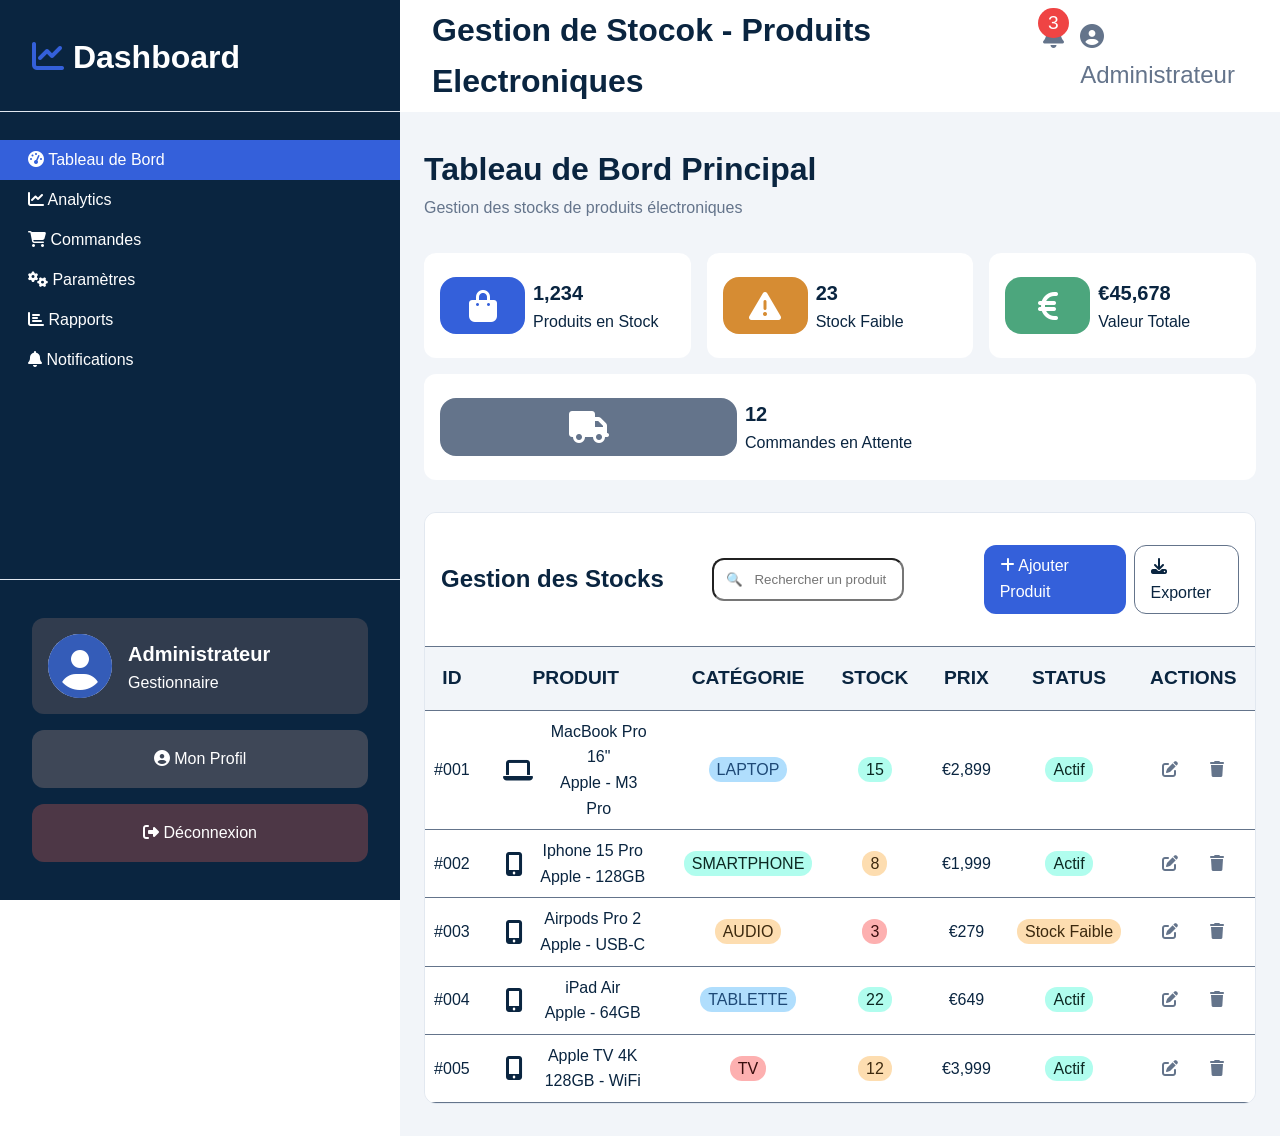
<file: pages/index.html>
<!DOCTYPE html>
<html lang="en">

<head>
    <meta charset="UTF-8">
    <meta name="viewport" content="width=device-width, initial-scale=1.0">
    <link rel="stylesheet" href="../design/styles.css">
    <link rel="stylesheet" href="https://cdnjs.cloudflare.com/ajax/libs/font-awesome/6.4.0/css/all.min.css" />
    <title>Dashboard</title>
</head>

<body>
    <div id="dashboard">
        <input type="checkbox" id="sidebarToggle" hidden>
        <label for="sidebarToggle" class="sidebarToggle"><i class="fa-solid fa-bars"></i></label>
        <label for="sidebarToggle" id="sidebar-overlay-label"></label>
        <aside id="sidebar">
            <header id="sidebarHeader">
                <h1><i class="fa-solid sidebarHeaderIcon fa-chart-line"></i> Dashboard</h1>
            </header>
            <nav id="sidebarNav">
                <ul>
                    <li class="sidebarNavLi" style="background-color: var(--bleu-side-bar-icon);">
                        <a href="#tableauDeBord" class="sidebarNavLinks"><i class="fa-solid fa-gauge-high"></i> Tableau
                            de Bord</a>
                    </li>
                    <li class="sidebarNavLi">
                        <a href="analytics.html" class="sidebarNavLinks"><i class="fa-solid fa-chart-line"></i>
                            Analytics</a>
                    </li>
                    <li class="sidebarNavLi">
                        <a href="commandes.html" class="sidebarNavLinks"><i class="fa-solid fa-cart-shopping"></i>
                            Commandes</a>
                    </li>
                    <li class="sidebarNavLi">
                        <a href="parametres.html" class="sidebarNavLinks"><i class="fa-solid fa-gears"></i> Paramètres</a>
                    </li>
                    <li class="sidebarNavLi">
                        <a href="rapports.html" class="sidebarNavLinks"><i class="fa-solid fa-chart-bar"></i> Rapports</a>
                    </li>
                    <li class="sidebarNavLi">
                        <a href="notifications.html" class="sidebarNavLinks"><i class="fa-solid fa-bell"></i>
                            Notifications</a>
                    </li>
                </ul>
            </nav>
            <footer id="sidebarFooter">
                <div class="sidebarTitle">
                    <i class="fa-solid sidebarTitleIcon fa-circle-user"></i>
                    <div class="sidebarTitleText">
                        <h4>Administrateur</h4>
                        <p>Gestionnaire</p>
                    </div>
                </div>
                <a href="#profilCard" class="sidebarFooterButton sidebarFooterButtonProfil text-center"><i
                        class="fa-solid fa-circle-user"></i> Mon Profil</a>
                <a href="../index.html" class="sidebarFooterButton sidebarFooterButtonLogout text-center"><i
                        class="fa-solid fa-right-from-bracket"></i> Déconnexion</a>
            </footer>
        </aside>
        <div id="mainContent">
            <header id="mainContentHeader">
                <h1>Gestion de Stocok - Produits Electroniques</h1>
                <nav id="mainContentHeaderNav">
                    <ul>
                        <li><a href="#" class="mainContentHeaderNavLinks mainContentHeaderNavLinkNotification"><i
                                    class="fa-solid fa-bell"></i></a></li>
                        <li><a href="#" class="mainContentHeaderNavLinks mainContentHeaderNavLinkProfile"><i
                                    class="fa-solid fa-circle-user"></i> Administrateur</a></li>
                    </ul>
                </nav>
            </header>
            <main>
                <section id="tableauDeBord" class="dashboardMainContents">
                    <header id="tableauDeBordHeader" class="dashboardHeaders">
                        <h1>Tableau de Bord Principal</h1>
                        <p class="textGrisé">Gestion des stocks de produits électroniques</p>
                    </header>
                    <div class="contentTableauPrincipal">
                        <div class="cardRenseignement">
                            <div class="cardRenseignementIcon cardRenseignementIconStock"><i
                                    class="fa-solid faSolidCardIcon fa-shopping-bag"></i>
                            </div>
                            <div class="cardRenseignementText">
                                <h4>1,234</h4>
                                <p>Produits en Stock</p>
                            </div>
                        </div>
                        <div class="cardRenseignement">
                            <div class="cardRenseignementIcon cardRenseignementIconWarning"><i
                                    class="fa-solid faSolidCardIcon fa-triangle-exclamation"></i></div>
                            <div class="cardRenseignementText">
                                <h4>23</h4>
                                <p>Stock Faible</p>
                            </div>
                        </div>
                        <div class="cardRenseignement">
                            <div class="cardRenseignementIcon cardRenseignementIconPrice"><i
                                    class="fa-solid faSolidCardIcon fa-euro-sign"></i>
                            </div>
                            <div class="cardRenseignementText">
                                <h4>€45,678</h4>
                                <p>Valeur Totale</p>
                            </div>
                        </div>
                        <div class="cardRenseignement">
                            <div class="cardRenseignementIcon cardRenseignementIconDelivery"><i
                                    class="fa-solid faSolidCardIcon fa-truck"></i></div>
                            <div class="cardRenseignementText">
                                <h4>12</h4>
                                <p>Commandes en Attente</p>
                            </div>
                        </div>
                    </div>
                    <div id="gestionStock">

                        <table id="tableauGestionStock">
                            <div id="gestionStockContent">
                                <h3>Gestion des Stocks</h3>
                                <input type="text" placeholder="🔍   Rechercher un produit" name="productResearch"
                                    id="productResearch">
                                <div id="productButtons">
                                    <a href="add_product.html" class="productButtons productButtonsAdd"><i
                                            class="fa-solid fa-plus"></i> Ajouter Produit</a>
                                    <a href="export.html" class="productButtons productButtonsExport"><i
                                            class="fa-solid fa-download"></i> Exporter</a>
                                </div>
                            </div>
                            <tr class="tableRow tableHead">
                                <th>ID</th>
                                <th>PRODUIT</th>
                                <th>CATÉGORIE</th>
                                <th>STOCK</th>
                                <th>PRIX</th>
                                <th>STATUS</th>
                                <th>ACTIONS</th>
                            </tr>

                            <tr class="tableRow tableRowWhite">
                                <td>#001</td>
                                <td>
                                    <div class="tableauGestionStockProduit"><i class="fa-solid fa-laptop"></i>
                                        <div class="productid">
                                            <p>MacBook Pro 16"</p>
                                            <p>Apple - M3 Pro</p>
                                        </div>
                                    </div>
                                </td>
                                <td>
                                    <span style="color: var(--bleu-principal); background-color: #41b1fb6a; padding: 0.25rem 0.5rem; border-radius: 0.75rem;">LAPTOP</span>
                                </td>
                                <td><span style="color: #0c2822; background-color: #41fbd66a; padding: 0.25rem 0.5rem; border-radius: 0.75rem;">15</span></td>
                                <td>€2,899</td>
                                <td><span style="color: #0c2822; background-color: #41fbd66a; padding: 0.25rem 0.5rem; border-radius: 0.75rem;">Actif</span></td>
                                <td>
                                    <div class="tablebuttons"><a href="#"><i
                                                class="fa-solid fa-pen-to-square"></i></a><a href="#"><i
                                                class="fa-solid fa-trash"></i></a></div>
                                </td>
                            </tr>
                            <tr class="tableRow tableRowWhite">
                                <td>#002</td>
                                <td>
                                    <div class="tableauGestionStockProduit"><i
                                            class="fa-solid fa-mobile-screen-button"></i>
                                        <div class="productid">
                                            <p>Iphone 15 Pro</p>
                                            <p>Apple - 128GB</p>
                                        </div>
                                    </div>
                                </td>
                                <td>
                                    <span style="color: #0c2822; background-color: #41fbd66a; padding: 0.25rem 0.5rem; border-radius: 0.75rem;">SMARTPHONE</span>
                                </td>
                                <td><span style="color: #3c290e; background-color: #fbad416a; padding: 0.25rem 0.5rem; border-radius: 0.75rem;">8</span></td>
                                <td>€1,999</td>
                                <td><span style="color: #0c2822; background-color: #41fbd66a; padding: 0.25rem 0.5rem; border-radius: 0.75rem;">Actif</span></td>
                                <td>
                                    <div class="tablebuttons"><a href="#"><i
                                                class="fa-solid fa-pen-to-square"></i></a><a href="#"><i
                                                class="fa-solid fa-trash"></i></a></div>
                                </td>
                            </tr>
                            <tr class="tableRow tableRowWhite">
                                <td>#003</td>
                                <td>
                                    <div class="tableauGestionStockProduit"><i
                                            class="fa-solid fa-mobile-screen-button"></i>
                                        <div class="productid">
                                            <p>Airpods Pro 2</p>
                                            <p>Apple - USB-C</p>
                                        </div>
                                    </div>
                                </td>
                                <td>
                                    <span style="color: #3c290e; background-color: #fbad416a; padding: 0.25rem 0.5rem; border-radius: 0.75rem;">AUDIO</span>
                                </td>
                                <td><span style="color: #380d0d; background-color: #fb41416a; padding: 0.25rem 0.5rem; border-radius: 0.75rem;">3</span></td>
                                <td>€279</td>
                                <td><span style="color: #3c290e; background-color: #fbad416a; padding: 0.25rem 0.5rem; border-radius: 0.75rem;">Stock Faible</span></td>
                                <td>
                                    <div class="tablebuttons"><a href="#"><i
                                                class="fa-solid fa-pen-to-square"></i></a><a href="#"><i
                                                class="fa-solid fa-trash"></i></a></div>
                                </td>
                            </tr>
                            <tr class="tableRow tableRowWhite">
                                <td>#004</td>
                                <td>
                                    <div class="tableauGestionStockProduit"><i
                                            class="fa-solid fa-mobile-screen-button"></i>
                                        <div class="productid">
                                            <p>iPad Air</p>
                                            <p>Apple - 64GB</p>
                                        </div>
                                    </div>
                                </td>
                                <td>
                                    <span style="color: var(--bleu-principal); background-color: #41b1fb6a; padding: 0.25rem 0.5rem; border-radius: 0.75rem;">TABLETTE</span>
                                </td>
                                <td><span style="color: #0c2822; background-color: #41fbd66a; padding: 0.25rem 0.5rem; border-radius: 0.75rem;">22</span></td>
                                <td>€649</td>
                                <td><span style="color: #0c2822; background-color: #41fbd66a; padding: 0.25rem 0.5rem; border-radius: 0.75rem;">Actif</span></td>
                                <td>
                                    <div class="tablebuttons"><a href="#"><i
                                                class="fa-solid fa-pen-to-square"></i></a><a href="#"><i
                                                class="fa-solid fa-trash"></i></a></div>
                                </td>
                            </tr>
                            <tr class="tableRow tableRowWhite">
                                <td>#005</td>
                                <td>
                                    <div class="tableauGestionStockProduit"><i
                                            class="fa-solid fa-mobile-screen-button"></i>
                                        <div class="productid">
                                            <p>Apple TV 4K</p>
                                            <p>128GB - WiFi</p>
                                        </div>
                                    </div>
                                </td>
                                <td>
                                    <span style="color: #380d0d; background-color: #fb41416a; padding: 0.25rem 0.5rem; border-radius: 0.75rem;">TV</span>
                                </td>
                                <td><span style="color: #3c290e; background-color: #fbad416a; padding: 0.25rem 0.5rem; border-radius: 0.75rem;">12</span></td>
                                <td>€3,999</td>
                                <td><span style="color: #0c2822; background-color: #41fbd66a; padding: 0.25rem 0.5rem; border-radius: 0.75rem;">Actif</span></td>
                                <td>
                                    <div class="tablebuttons"><a href="#"><i
                                                class="fa-solid fa-pen-to-square"></i></a><a href="#"><i
                                                class="fa-solid fa-trash"></i></a></div>
                                </td>
                            </tr>
                        </table>

                    </div>
                </section>

            </main>
            <footer></footer>
        </div>

                <section id="profilCard" href="#">
            <form action="#">
                <a href="#" id="close">X</a>
                <header id="profilCardFormHeader">
                    <h2><i class="fa-solid fa-circle-user"></i> Mon Profil</h2>
                </header>
                <fieldset id="profilCardFormFieldset">
                    <i class="fa-solid faProfilIcon fa-circle-user"></i>
                    <a href="#">Changer la photo</a>
                </fieldset>
                <fieldset>
                    <legend>Nom :</legend>
                    <input type="text" placeholder="Administrateur">
                </fieldset>
                <fieldset>
                    <legend>Prénom :</legend>
                    <input type="text" placeholder="Jean">
                </fieldset>
                <fieldset>
                    <legend>Email :</legend>
                    <input type="email" placeholder="admin@dashboard.com">
                </fieldset>
                <fieldset>
                    <legend>Téléphone :</legend>
                    <input type="text" placeholder="+33 6 12 34 56 78">
                </fieldset>
                <fieldset>
                    <legend>Rôle :</legend>
                    <input type="text" placeholder="Gestionnaire">
                </fieldset>
                <fieldset>
                    <legend>Dernière connexion :</legend>
                    <input type="text" placeholder="15 Janvier 2024 à 14:30">
                </fieldset>
                <footer>
                    <button class="profilFormButton" type="submit" style="color: grey; background-color: #fff;">Fermer</button>
                    <button class="profilFormButton" type="submit" style="color: var(--couleur-text-blanc); background-color: var(--bleu-side-bar-icon);">Sauvegarder</button>
                </footer>
            </form>
        </section>
    </div>
</body>

</html>
</file>
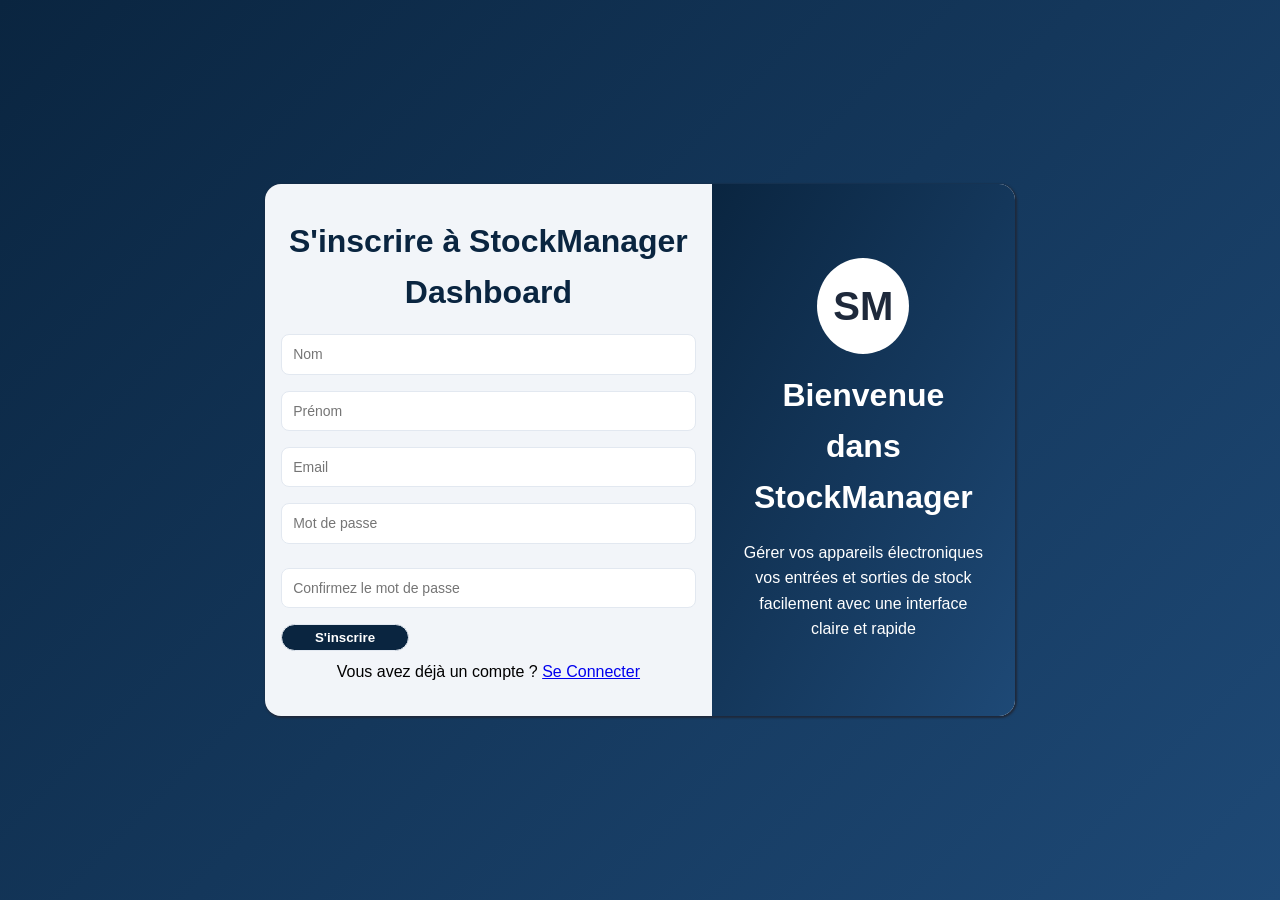
<file: signUp.html>
<!DOCTYPE html>
<html lang="en">

<head>
    <meta charset="UTF-8">
    <meta name="viewport" content="width=device-width, initial-scale=1.0">
    <link rel="stylesheet" href="./design/styles.css">
    <title>Signup</title>
</head>

<body>
    <div id="loginCard">
        <main>
            <form action="./pages/index.html" id="loginForm">
                <header>
                    <h1>S'inscrire à StockManager Dashboard</h1>
                </header>
                <section>
                    <input type="text" name="nom" id="nom" placeholder="Nom">
                    <label for="nom"></label>
                    <input type="text" name="prenom" placeholder="Prénom">
                    <label for="prenom"></label>
                    <input type="email" name="email" id="email" placeholder="Email"><label for="identifiant"></label>
                    <input type="password" name="password" id="password" placeholder="Mot de passe"><label
                        for="password"></label>
                    <label for="passwordConfirm"></label>
                    <input type="password" name="passwordConfirm" id="passwordConfirm"
                        placeholder="Confirmez le mot de passe">
                </section>
                <footer>
                    <button type="submit">S'inscrire</button>
                    <p>Vous avez déjà un compte ? <a href="index.html">Se Connecter</a></p>
                </footer>
            </form>
            <section id="card">
                <div id="logoDiv"><span id="logo">SM</span></div>
                <h1>Bienvenue dans StockManager</h1>
                <p>Gérer vos appareils électroniques vos entrées et sorties de stock facilement avec une interface
                    claire et
                    rapide</p>
            </section>
        </main>
    </div>
</body>

</html>
</file>
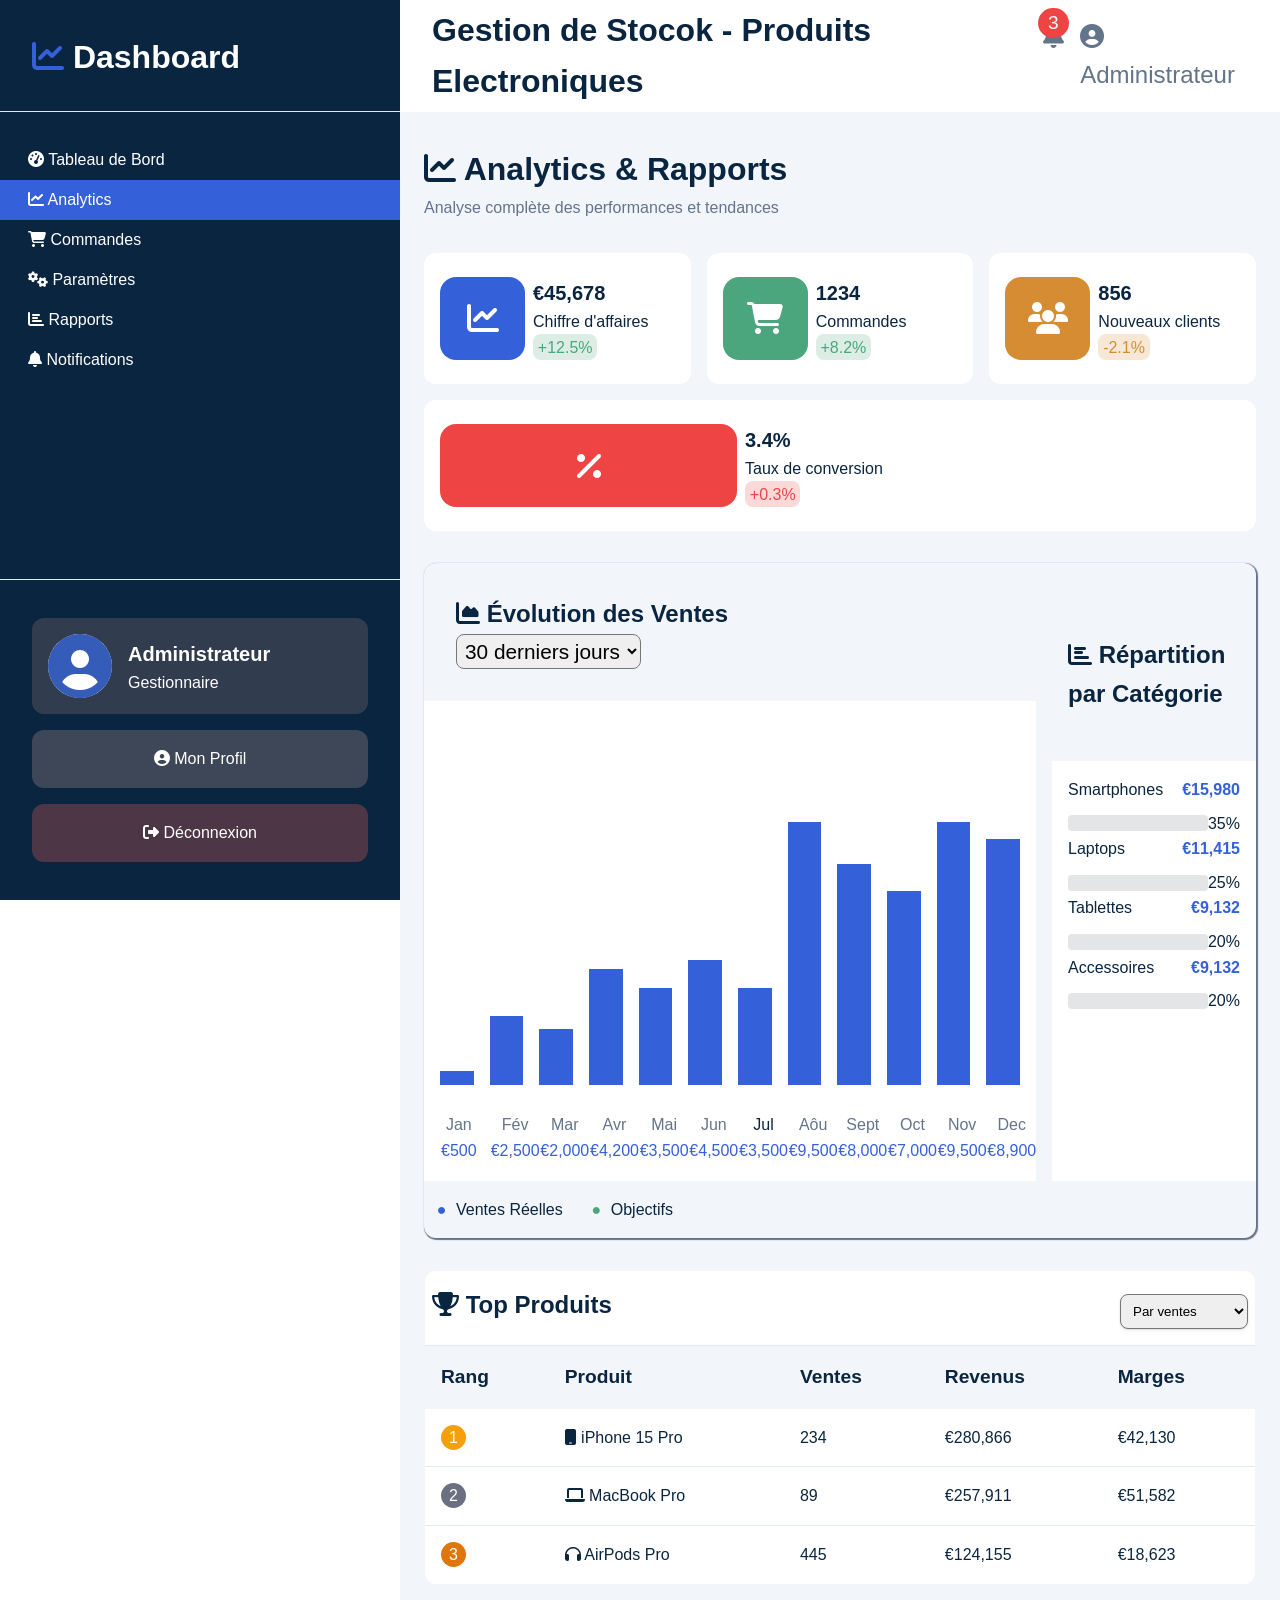
<file: pages/analytics.html>
<!DOCTYPE html>
<html lang="en">

<head>
    <meta charset="UTF-8">
    <meta name="viewport" content="width=device-width, initial-scale=1.0">
    <link rel="stylesheet" href="../design/styles.css">
    <link rel="stylesheet" href="https://cdnjs.cloudflare.com/ajax/libs/font-awesome/6.4.0/css/all.min.css" />
    <title>Dashboard</title>
</head>

<body>
    <div id="dashboard">
        <input type="checkbox" id="sidebarToggle" hidden>
        <label for="sidebarToggle" class="sidebarToggle"><i class="fa-solid fa-bars"></i></label>
        <label for="sidebarToggle" id="sidebar-overlay-label"></label>
        <aside id="sidebar">
            <header id="sidebarHeader">
                <h1><i class="fa-solid sidebarHeaderIcon fa-chart-line"></i> Dashboard</h1>
            </header>
            <nav id="sidebarNav">
                <ul>
                    <li class="sidebarNavLi">
                        <a href="index.html" class="sidebarNavLinks"><i class="fa-solid fa-gauge-high"></i> Tableau
                            de Bord</a>
                    </li>
                    <li class="sidebarNavLi" style="background-color: var(--bleu-side-bar-icon);">
                        <a href="#analytics" class="sidebarNavLinks"><i class="fa-solid fa-chart-line"></i>
                            Analytics</a>
                    </li>
                    <li class="sidebarNavLi">
                        <a href="commandes.html" class="sidebarNavLinks"><i class="fa-solid fa-cart-shopping"></i>
                            Commandes</a>
                    </li>
                    <li class="sidebarNavLi">
                        <a href="parametres.html" class="sidebarNavLinks"><i class="fa-solid fa-gears"></i>
                            Paramètres</a>
                    </li>
                    <li class="sidebarNavLi">
                        <a href="rapports.html" class="sidebarNavLinks"><i class="fa-solid fa-chart-bar"></i>
                            Rapports</a>
                    </li>
                    <li class="sidebarNavLi">
                        <a href="notifications.html" class="sidebarNavLinks"><i class="fa-solid fa-bell"></i>
                            Notifications</a>
                    </li>
                </ul>
            </nav>
            <footer id="sidebarFooter">
                <div class="sidebarTitle">
                    <i class="fa-solid sidebarTitleIcon fa-circle-user"></i>
                    <div class="sidebarTitleText">
                        <h4>Administrateur</h4>
                        <p>Gestionnaire</p>
                    </div>
                </div>
                <a href="#profilCard" class="sidebarFooterButton sidebarFooterButtonProfil text-center"><i
                        class="fa-solid fa-circle-user"></i> Mon Profil</a>
                <a href="../index.html" class="sidebarFooterButton sidebarFooterButtonLogout text-center"><i
                        class="fa-solid fa-right-from-bracket"></i> Déconnexion</a>
            </footer>
        </aside>
        <div id="mainContent">
            <header id="mainContentHeader">
                <h1>Gestion de Stocok - Produits Electroniques</h1>
                <nav id="mainContentHeaderNav">
                    <ul>
                        <li><a href="#" class="mainContentHeaderNavLinks mainContentHeaderNavLinkNotification"><i
                                    class="fa-solid fa-bell"></i></a></li>
                        <li><a href="#" class="mainContentHeaderNavLinks mainContentHeaderNavLinkProfile"><i
                                    class="fa-solid fa-circle-user"></i> Administrateur</a></li>
                    </ul>
                </nav>
            </header>
            <main>
                <section id="analytics" class="dashboardMainContents">
                    <header id="tableauDeBordHeader" class="dashboardHeaders">
                        <h1><i class="fa-solid fa-chart-line"></i> Analytics & Rapports</h1>
                        <p class="textGrisé">Analyse complète des performances et tendances</p>
                    </header>
                    <div class="contentTableauPrincipal">
                        <div class="cardRenseignement">
                            <div class="cardRenseignementIcon cardRenseignementIconChart"><i
                                    class="fa-solid faSolidCardIcon fa-chart-line"></i>
                            </div>
                            <div class="cardRenseignementText">
                                <h4>€45,678</h4>
                                <p>Chiffre d'affaires</p>
                                <span class="signalementText vertSuccess">+12.5%</span>
                            </div>
                        </div>
                        <div class="cardRenseignement">
                            <div class="cardRenseignementIcon cardRenseignementIconShoppingChariot"><i
                                    class="fa-solid faSolidCardIcon fa-cart-shopping"></i>
                            </div>
                            <div class="cardRenseignementText">
                                <h4>1234</h4>
                                <p>Commandes</p>
                                <span class="signalementText vertSuccess">+8.2%</span>
                            </div>
                        </div>
                        <div class="cardRenseignement">
                            <div class="cardRenseignementIcon cardRenseignementIconUsers"><i
                                    class="fa-solid faSolidCardIcon fa-users"></i>
                            </div>
                            <div class="cardRenseignementText">
                                <h4>856</h4>
                                <p>Nouveaux clients</p>
                                <span class="signalementText orangeWarning">-2.1%</span>
                            </div>
                        </div>
                        <div class="cardRenseignement">
                            <div class="cardRenseignementIcon cardRenseignementIconPercent"><i
                                    class="fa-solid faSolidCardIcon fa-percent"></i></div>
                            <div class="cardRenseignementText">
                                <h4>3.4%</h4>
                                <p>Taux de conversion</p>
                                <span class="signalementText redError">+0.3%</span>
                            </div>
                        </div>
                    </div>

                    <div id="sellEvolution">
                        <div id="sellEvolutionChart">
                            <header id="sellEvolutionChartHeader">
                                <h3><i class="fa-solid fa-chart-area"></i> Évolution des Ventes</h3>
                                <select name="period" id="sellEvolutionChartHeaderSelect">
                                    <option value="30">30 derniers jours</option>
                                </select>
                            </header>
                            <div class="simpleBarChart">
                                <div class="simpleBarChartItem simpleBarChartItem5" style="--val:5;">
                                    <div class="simpleBarChartItemLabel"><span>Jan</span><span>€500</span></div>
                                    <span class="simpleBarChartItemTooltiptext">Jan - €500</span>
                                </div>
                                <div class="simpleBarChartItem simpleBarChartItem25" style="--val:25;">
                                    <div class="simpleBarChartItemLabel"><span>Fév</span><span>€2,500</span></div>
                                    <span class="simpleBarChartItemTooltiptext">Fév - €2,500</span>
                                </div>
                                <div class="simpleBarChartItem simpleBarChartItem20" style="--val:20;">
                                    <div class="simpleBarChartItemLabel"><span>Mar</span><span>€2,000</span></div>
                                    <span class="simpleBarChartItemTooltiptext">Mar - €2,000</span>
                                </div>
                                <div class="simpleBarChartItem simpleBarChartItem42" style="--val:42;">
                                    <div class="simpleBarChartItemLabel"><span>Avr</span><span>€4,200</span></div>
                                    <span class="simpleBarChartItemTooltiptext">Avr - €4,200</span>
                                </div>
                                <div class="simpleBarChartItem simpleBarChartItem35" style="--val:35;">
                                    <div class="simpleBarChartItemLabel"><span>Mai</span><span>€3,500</span></div>
                                    <span class="simpleBarChartItemTooltiptext">Mai - €3,500</span>
                                </div>
                                <div class="simpleBarChartItem simpleBarChartItem45" style="--val:45;">
                                    <div class="simpleBarChartItemLabel"><span>Jun</span><span>€4,500</span></div>
                                    <span class="simpleBarChartItemTooltiptext">Jun - €4,500</span>
                                </div>
                                <div class="simpleBarChartItem simpleBarChartItem35" style="--val:35;">
                                    <div class="simpleBarChartItemLabel"><span></span>Jul<span>€3,500</span></div>
                                    <span class="simpleBarChartItemTooltiptext">Jul - €3,500</span>
                                </div>
                                <div class="simpleBarChartItem simpleBarChartItem95" style="--val:95;">
                                    <div class="simpleBarChartItemLabel"><span>Aôu</span><span>€9,500</span></div>
                                    <span class="simpleBarChartItemTooltiptext">Aôu - €9,500</span>
                                </div>
                                <div class="simpleBarChartItem simpleBarChartItem80" style="--val:80;">
                                    <div class="simpleBarChartItemLabel"><span>Sept</span><span>€8,000</span></div>
                                    <span class="simpleBarChartItemTooltiptext">Sept - €8,000</span>
                                </div>
                                <div class="simpleBarChartItem simpleBarChartItem70" style="--val:70;">
                                    <div class="simpleBarChartItemLabel"><span>Oct</span><span>€7,000</span></div>
                                    <span class="simpleBarChartItemTooltiptext">Oct - €7,000</span>
                                </div>
                                <div class="simpleBarChartItem simpleBarChartItem95" style="--val:95;">
                                    <div class="simpleBarChartItemLabel"><span>Nov</span><span>€9,500</span></div>
                                    <span class="simpleBarChartItemTooltiptext">Nov - €9,500</span>
                                </div>
                                <div class="simpleBarChartItem simpleBarChartItem89" style="--val:89;">
                                    <div class="simpleBarChartItemLabel"><span>Dec</span><span>€8,900</span></div>
                                    <span class="simpleBarChartItemTooltiptext">Dec - €8,900</span>
                                </div>
                            </div>
                            <footer id="sellEvolutionFooter">
                                <ul id="sellEvolutionFooterListe">
                                    <li class="sellEvolutionFooterListeListe sellEvolutionFooterListeListeBleu">Ventes
                                        Réelles</li>
                                    <li class="sellEvolutionFooterListeListe sellEvolutionFooterListeListeVerte">
                                        Objectifs</li>
                                </ul>
                            </footer>
                        </div>
                        <div id="CategorieRepartition">
                            <header id="CategorieRepartitionHeader">
                                <h3><i class="fa-solid fa-chart-bar"></i> Répartition par Catégorie</h3>
                            </header>
                            <div style="height: 420px;">
                                <ul id="CategorieRepartitionContents" style="height: 100%;">
                                    <li class="CategorieRepartitionContent">
                                        <div class="CategorieRepartitionContentTop">
                                            <span>Smartphones</span>
                                            <span class="textColorBlue">€15,980</span>
                                        </div>
                                        <div class="CategorieRepartitionContentBottom">
                                            <div class="CategorieRepartitionContentBottomJauge"></div>
                                            <span>35%</span>
                                        </div>
                                    </li>
                                    <li class="CategorieRepartitionContent">
                                        <div class="CategorieRepartitionContentTop">
                                            <span>Laptops</span>
                                            <span class="textColorBlue">€11,415</span>
                                        </div>
                                        <div class="CategorieRepartitionContentBottom">
                                            <div class="CategorieRepartitionContentBottomJauge"></div>
                                            <span>25%</span>
                                        </div>
                                    </li>
                                    <li class="CategorieRepartitionContent">
                                        <div class="CategorieRepartitionContentTop">
                                            <span>Tablettes</span>
                                            <span class="textColorBlue">€9,132</span>
                                        </div>
                                        <div class="CategorieRepartitionContentBottom">
                                            <div class="CategorieRepartitionContentBottomJauge"></div>
                                            <span>20%</span>
                                        </div>
                                    </li>
                                    <li class="CategorieRepartitionContent">
                                        <div class="CategorieRepartitionContentTop">
                                            <span>Accessoires</span>
                                            <span class="textColorBlue">€9,132</span>
                                        </div>
                                        <div class="CategorieRepartitionContentBottom">
                                            <div class="CategorieRepartitionContentBottomJauge"></div>
                                            <span>20%</span>
                                        </div>
                                    </li>
                                </ul>
                            </div>
                        </div>
                    </div>



                    <table id="topProduits">
                        <caption id="topProduitTitle">
                            <div>
                                <h3><i class="fa-solid fa-trophy"></i> Top Produits</h3>
                                <select name="type" id="analyticsFilterSelct">
                                    <option value="sells">Par ventes</option>
                                </select>
                            </div>
                        </caption>
                        <tr class="topProduitsTrHead">
                            <th>Rang</th>
                            <th>Produit</th>
                            <th>Ventes</th>
                            <th>Revenus</th>
                            <th>Marges</th>
                        </tr>

                        <tr class="topProduitsTrContent">
                            <td>
                                <span
                                    style="padding: 0.25rem 0.5rem; border-radius: 50%; color: #fff; background-color: #F59F0B;">1</span>
                            </td>
                            <td>
                                <p><i class="fa-solid fa-mobile"></i> iPhone 15 Pro</p>
                            </td>
                            <td>234</td>
                            <td>€280,866</td>
                            <td>€42,130</td>
                        </tr>
                        <tr class="topProduitsTrContent">
                            <td>
                                <span
                                    style="padding: 0.25rem 0.5rem; border-radius: 50%; color: #fff; background-color: #6C6F81;">2</span>
                            </td>
                            <td>
                                <p><i class="fa-solid fa-laptop"></i> MacBook Pro</p>
                            </td>
                            <td>89</td>
                            <td>€257,911</td>
                            <td>€51,582</td>
                        </tr>
                        <tr class="topProduitsTrContent">
                            <td>
                                <span
                                    style="padding: 0.25rem 0.5rem; border-radius: 50%; color: #fff; background-color: #DF7609;">3</span>
                            </td>
                            <td>
                                <p><i class="fa-solid fa-headphones"></i> AirPods Pro</p>
                            </td>
                            <td>445</td>
                            <td>€124,155</td>
                            <td>€18,623</td>
                        </tr>
                    </table>
                </section>
            </main>
            <footer></footer>
        </div>
        <section id="profilCard" href="#">
            <form action="#">
                <a href="#" id="close">X</a>
                <header id="profilCardFormHeader">
                    <h2><i class="fa-solid fa-circle-user"></i> Mon Profil</h2>
                </header>
                <fieldset id="profilCardFormFieldset">
                    <i class="fa-solid faProfilIcon fa-circle-user"></i>
                    <a href="#">Changer la photo</a>
                </fieldset>
                <fieldset>
                    <legend>Nom :</legend>
                    <input type="text" placeholder="Administrateur">
                </fieldset>
                <fieldset>
                    <legend>Prénom :</legend>
                    <input type="text" placeholder="Jean">
                </fieldset>
                <fieldset>
                    <legend>Email :</legend>
                    <input type="email" placeholder="admin@dashboard.com">
                </fieldset>
                <fieldset>
                    <legend>Téléphone :</legend>
                    <input type="text" placeholder="+33 6 12 34 56 78">
                </fieldset>
                <fieldset>
                    <legend>Rôle :</legend>
                    <input type="text" placeholder="Gestionnaire">
                </fieldset>
                <fieldset>
                    <legend>Dernière connexion :</legend>
                    <input type="text" placeholder="15 Janvier 2024 à 14:30">
                </fieldset>
                <footer>
                    <button class="profilFormButton" type="submit"
                        style="color: grey; background-color: #fff;">Fermer</button>
                    <button class="profilFormButton" type="submit"
                        style="color: var(--couleur-text-blanc); background-color: var(--bleu-side-bar-icon);">Sauvegarder</button>
                </footer>
            </form>
        </section>
    </div>
</body>

</html>
</file>
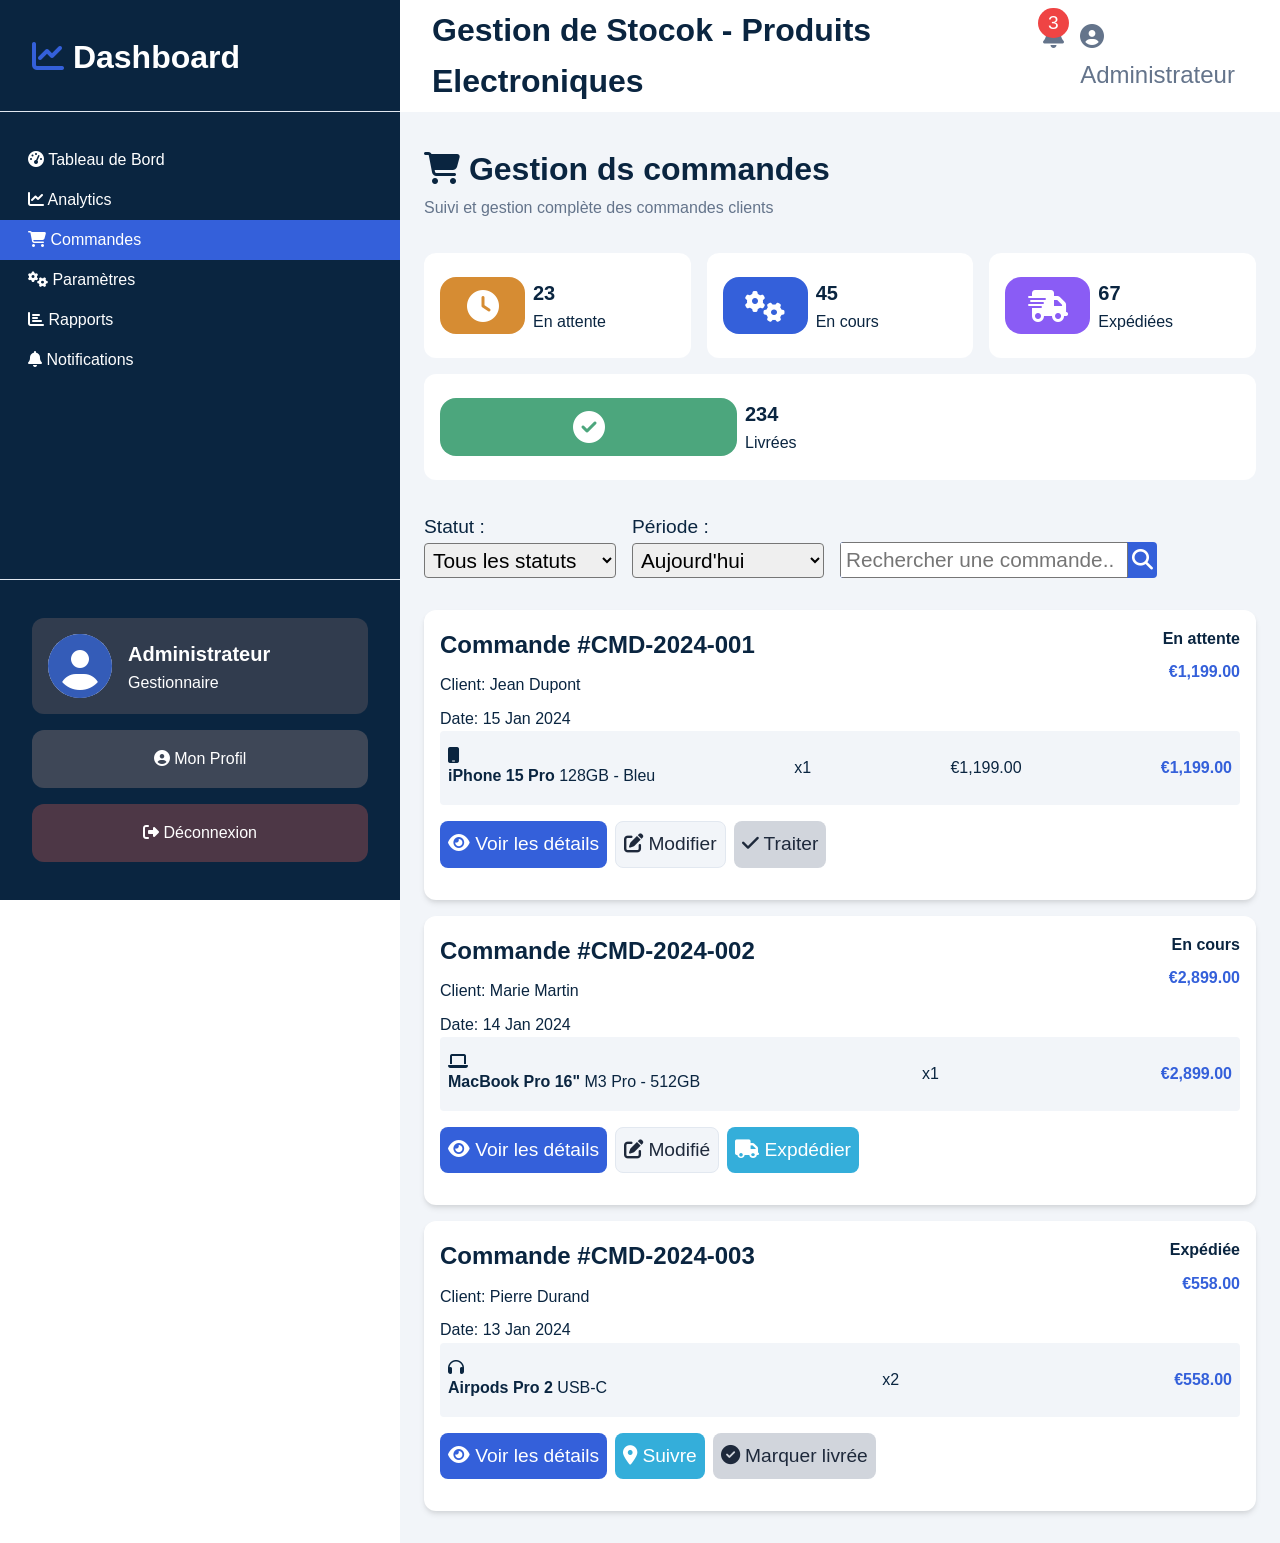
<file: pages/commandes.html>
<!DOCTYPE html>
<html lang="en">

<head>
    <meta charset="UTF-8">
    <meta name="viewport" content="width=device-width, initial-scale=1.0">
    <link rel="stylesheet" href="../design/styles.css">
    <link rel="stylesheet" href="https://cdnjs.cloudflare.com/ajax/libs/font-awesome/6.4.0/css/all.min.css" />
    <title>Dashboard</title>
</head>

<body>
    <div id="dashboard">
        <input type="checkbox" id="sidebarToggle" hidden>
        <label for="sidebarToggle" class="sidebarToggle"><i class="fa-solid fa-bars"></i></label>
        <label for="sidebarToggle" id="sidebar-overlay-label"></label>
        <aside id="sidebar">
            <header id="sidebarHeader">
                <h1><i class="fa-solid sidebarHeaderIcon fa-chart-line"></i> Dashboard</h1>
            </header>
            <nav id="sidebarNav">
                <ul>
                    <li class="sidebarNavLi">
                        <a href="index.html" class="sidebarNavLinks"><i class="fa-solid fa-gauge-high"></i> Tableau
                            de Bord</a>
                    </li>
                    <li class="sidebarNavLi">
                        <a href="analytics.html" class="sidebarNavLinks"><i class="fa-solid fa-chart-line"></i>
                            Analytics</a>
                    </li>
                    <li class="sidebarNavLi" style="background-color: var(--bleu-side-bar-icon);">
                        <a href="#commandes" class="sidebarNavLinks"><i class="fa-solid fa-cart-shopping"></i>
                            Commandes</a>
                    </li>
                    <li class="sidebarNavLi">
                        <a href="parametres.html" class="sidebarNavLinks"><i class="fa-solid fa-gears"></i>
                            Paramètres</a>
                    </li>
                    <li class="sidebarNavLi">
                        <a href="rapports.html" class="sidebarNavLinks"><i class="fa-solid fa-chart-bar"></i>
                            Rapports</a>
                    </li>
                    <li class="sidebarNavLi">
                        <a href="notifications.html" class="sidebarNavLinks"><i class="fa-solid fa-bell"></i>
                            Notifications</a>
                    </li>
                </ul>
            </nav>
            <footer id="sidebarFooter">
                <div class="sidebarTitle">
                    <i class="fa-solid sidebarTitleIcon fa-circle-user"></i>
                    <div class="sidebarTitleText">
                        <h4>Administrateur</h4>
                        <p>Gestionnaire</p>
                    </div>
                </div>
                <a href="#profilCard" class="sidebarFooterButton sidebarFooterButtonProfil text-center"><i
                        class="fa-solid fa-circle-user"></i> Mon Profil</a>
                <a href="../index.html" class="sidebarFooterButton sidebarFooterButtonLogout text-center"><i
                        class="fa-solid fa-right-from-bracket"></i> Déconnexion</a>
            </footer>
        </aside>
        <div id="mainContent">
            <header id="mainContentHeader">
                <h1>Gestion de Stocok - Produits Electroniques</h1>
                <nav id="mainContentHeaderNav">
                    <ul>
                        <li><a href="#" class="mainContentHeaderNavLinks mainContentHeaderNavLinkNotification"><i
                                    class="fa-solid fa-bell"></i></a></li>
                        <li><a href="#" class="mainContentHeaderNavLinks mainContentHeaderNavLinkProfile"><i
                                    class="fa-solid fa-circle-user"></i> Administrateur</a></li>
                    </ul>
                </nav>
            </header>
            <main>
                <section id="commandes" class="dashboardMainContents">
                    <header class="dashboardHeaders">
                        <div id="notificationHeaderEntete">
                            <h1><i class="fa-solid fa-cart-shopping"></i> Gestion ds commandes</h1>
                        </div>
                        <p class="textGrisé">Suivi et gestion complète des commandes clients</p>
                    </header>
                    <div class="contentTableauPrincipal">
                        <div class="cardRenseignement">
                            <div class="cardRenseignementIcon" style="background-color: var(--orange-avertissement);"><i
                                    class="fa-solid faSolidCardIcon fa-clock"></i>
                            </div>
                            <div class="cardRenseignementText">
                                <h4>23</h4>
                                <p>En attente</p>
                            </div>
                        </div>
                        <div class="cardRenseignement">
                            <div class="cardRenseignementIcon" style="background-color: var(--bleu-side-bar-icon);"><i
                                    class="fa-solid faSolidCardIcon fa-gears"></i></div>
                            <div class="cardRenseignementText">
                                <h4>45</h4>
                                <p>En cours</p>
                            </div>
                        </div>
                        <div class="cardRenseignement">
                            <div class="cardRenseignementIcon" style="background-color: #8A5CF5;"><i
                                    class="fa-solid faSolidCardIcon fa-truck-fast"></i>
                            </div>
                            <div class="cardRenseignementText">
                                <h4>67</h4>
                                <p>Expédiées</p>
                            </div>
                        </div>
                        <div class="cardRenseignement">
                            <div class="cardRenseignementIcon" style="background-color: var(--verts-succes);"><i
                                    class="fa-solid faSolidCardIcon fa-circle-check"></i>
                            </div>
                            <div class="cardRenseignementText">
                                <h4>234</h4>
                                <p>Livrées</p>
                            </div>
                        </div>
                    </div>
                    <form action="#" id="commandeForm">
                        <fieldset style="border: none;">
                            <legend style="font-size: 1.2rem;">Statut :</legend>
                            <select name="statut" id="statut" class="commandFormSelect">
                                <option value="tous">Tous les statuts</option>
                            </select>
                        </fieldset>
                        <fieldset style="border: none;">
                            <legend style="font-size: 1.2rem;">Période :</legend>
                            <select name="statut" id="statut" class="commandFormSelect">
                                <option value="today">Aujourd'hui</option>
                            </select>
                        </fieldset>
                        <fieldset style="border: none;">
                            <label for="researchInput" id="researchInputLabel"><input type="text" name="research"
                                    id="researchInput" placeholder="Rechercher une commande.."><i
                                    class="fa-solid fa-magnifying-glass"></i></label>
                        </fieldset>
                    </form>
                    <div id="commandChart">
                        <article class="commandeCard">
                            <header class="commandeCardHeader">
                                <h3>Commande #CMD-2024-001</h3>
                                <p>Client: Jean Dupont</p>
                                <p>Date: 15 Jan 2024</p>
                            </header>
                            <section class="commandeCardStatus">
                                <h6>En attente</h6>
                                <span style="color: var(--bleu-side-bar-icon); font-weight: 700;">€1,199.00</span>
                            </section>
                            <section class="commandeCardInfo">
                                <div class="commandeCardInfoLine">
                                    <span class="commandeCardInfoType">
                                        <i class="fa-solid fa-mobile"></i>
                                        <span><strong>iPhone 15 Pro</strong> 128GB - Bleu</span>
                                    </span>
                                    <span class="commandeCardInfoNumber">x1</span>
                                    <span class="commandeCardInfoPrice">€1,199.00</span>
                                    <span class="commandeCardInfoTotal" style="color: var(--bleu-side-bar-icon); font-weight: 700;">€1,199.00</span>
                                </div>
                            </section>
                            <footer class="commandeCardFooter">
                                <a href="#commmandModal" style="text-decoration: none;" class="commandeCardFooterButton seeDetails"><i class="fa-solid fa-eye"></i> Voir
                                    les détails</a>
                                <button class="commandeCardFooterButton modify"><i
                                        class="fa-solid fa-pen-to-square"></i> Modifier</button>
                                <button class="commandeCardFooterButton validate"><i class="fa-solid fa-check"></i>
                                    Traiter</button>
                            </footer>
                        </article>
                        <article class="commandeCard">
                            <header class="commandeCardHeader">
                                <h3>Commande #CMD-2024-002</h3>
                                <p>Client: Marie Martin</p>
                                <p>Date: 14 Jan 2024</p>
                            </header>
                            <section class="commandeCardStatus">
                                <h6>En cours</h6>
                                <span style="color: var(--bleu-side-bar-icon); font-weight: 700;">€2,899.00</span>
                            </section>
                            <section class="commandeCardInfo">
                                <div class="commandeCardInfoLine">
                                    <span class="commandeCardInfoType">
                                        <i class="fa-solid fa-laptop"></i>
                                        <span><strong>MacBook Pro 16"</strong> M3 Pro - 512GB</span>
                                    </span>
                                    <span class="commandeCardInfoNumber">x1</span>
                                    <span class="commandeCardInfoPrice" style="color: var(--bleu-side-bar-icon); font-weight: 700;">€2,899.00</span>
                                </div>
                            </section>
                            <footer class="commandeCardFooter">
                                <a href="#commmandModal" style="text-decoration: none;" class="commandeCardFooterButton seeDetails"><i class="fa-solid fa-eye"></i> Voir
                                    les détails</a>
                                <button class="commandeCardFooterButton modify"><i
                                        class="fa-solid fa-pen-to-square"></i> Modifié</button>
                                <button class="commandeCardFooterButton send"><i class="fa-solid fa-truck"></i>
                                    Expdédier</button>
                            </footer>
                        </article>
                        <article class="commandeCard">
                            <header class="commandeCardHeader">
                                <h3>Commande #CMD-2024-003</h3>
                                <p>Client: Pierre Durand</p>
                                <p>Date: 13 Jan 2024</p>
                            </header>
                            <section class="commandeCardStatus">
                                <h6>Expédiée</h6>
                                <span style="color: var(--bleu-side-bar-icon); font-weight: 700;">€558.00</span>
                            </section>
                            <section class="commandeCardInfo">
                                <div class="commandeCardInfoLine">
                                    <span class="commandeCardInfoType">
                                        <i class="fa-solid fa-headphones"></i>
                                        <span><strong>Airpods Pro 2</strong> USB-C</span>
                                    </span>
                                    <span class="commandeCardInfoNumber">x2</span>
                                    <span class="commandeCardInfoPrice" style="color: var(--bleu-side-bar-icon); font-weight: 700;">€558.00</span>
                                </div>
                            </section>
                            <footer class="commandeCardFooter">
                                <a href="#commmandModal" style="text-decoration: none;" class="commandeCardFooterButton seeDetails"><i class="fa-solid fa-eye"></i> Voir
                                    les détails</a>
                                <button class="commandeCardFooterButton follow"><i class="fa-solid fa-location-dot"></i>
                                    Suivre</button>
                                <button class="commandeCardFooterButton validateLivraison"><i
                                        class="fa-solid fa-circle-check"></i> Marquer
                                    livrée</button>
                            </footer>
                        </article>
                    </div>

                </section>
            </main>
            <footer></footer>
        </div>
        <section id="profilCard" href="#">
            <form action="#">
                <a href="#" id="close">X</a>
                <header id="profilCardFormHeader">
                    <h2><i class="fa-solid fa-circle-user"></i> Mon Profil</h2>
                </header>
                <fieldset id="profilCardFormFieldset">
                    <i class="fa-solid faProfilIcon fa-circle-user"></i>
                    <a href="#">Changer la photo</a>
                </fieldset>
                <fieldset>
                    <legend>Nom :</legend>
                    <input type="text" placeholder="Administrateur">
                </fieldset>
                <fieldset>
                    <legend>Prénom :</legend>
                    <input type="text" placeholder="Jean">
                </fieldset>
                <fieldset>
                    <legend>Email :</legend>
                    <input type="email" placeholder="admin@dashboard.com">
                </fieldset>
                <fieldset>
                    <legend>Téléphone :</legend>
                    <input type="text" placeholder="+33 6 12 34 56 78">
                </fieldset>
                <fieldset>
                    <legend>Rôle :</legend>
                    <input type="text" placeholder="Gestionnaire">
                </fieldset>
                <fieldset>
                    <legend>Dernière connexion :</legend>
                    <input type="text" placeholder="15 Janvier 2024 à 14:30">
                </fieldset>
                <footer>
                    <button class="profilFormButton" type="submit"
                        style="color: grey; background-color: #fff;">Fermer</button>
                    <button class="profilFormButton" type="submit"
                        style="color: var(--couleur-text-blanc); background-color: var(--bleu-side-bar-icon);">Sauvegarder</button>
                </footer>
            </form>
        </section>



        <section id="commmandModal">
            <form action="#">
                <a href="#"><i class="fa-solid fa-xmark"></i></a>
                <header>
                    <h2><i class="fa-solid fa-eye"></i> Détails de la commande</h2>
                </header>
                <div id="commmandModalFormDiv">
                    <div>
                        <h3>Informations Commande</h3>
                        <hr style="color: var(--bleu-side-bar-icon);">
                        <fieldset>
                            <legend>Numéro commande :</legend>
                            <h5>Commande #CMD-2024-001</h5>
                        </fieldset>
                        <fieldset>
                            <legend>Date de commande :</legend>
                            <h5>15 Jan 2024</h5>
                        </fieldset>
                        <fieldset>
                            <legend>Statut :</legend>
                            <h5>En attente</h5>
                        </fieldset>
                        <fieldset>
                            <legend>Total</legend>
                            <h5>€1,199.00</h5>
                        </fieldset>
                    </div>
                    <div>
                        <h3>Informations clients</h3>
                        <hr style="color: var(--bleu-side-bar-icon);">
                        <fieldset>
                            <legend>Nom :</legend>
                            <h5>Jean Dupont</h5>
                        </fieldset>
                        <fieldset>
                            <legend>Email :</legend>
                            jean.dupont@email.com
                        </fieldset>
                        <fieldset>
                            <legend>Téléphone :</legend>
                            <h5>+33 6 12 34 56 78</h5>
                        </fieldset>
                        <fieldset>
                            <legend>Adresse</legend>
                            <h5>123 Rue de la paix, 75001 Paris</h5>
                        </fieldset>
                    </div>
                    <div>
                        <h3>Articles Commandés</h3>
                        <hr style="color: var(--bleu-side-bar-icon);">
                        <table style="width: 100%;">
                            <tr>
                                <td>: <span><strong><i class="fa-solid fa-mobile"></i> iPhone 15 Pro</strong> 128GB - Bleu</span></td>
                                <td>: 1</td>
                                <td style="text-align: center;">: €1,199.00</td>
                                <td style="text-align: center;">: <span style="color: var(--bleu-side-bar-icon);">€1,199.00</span></td>
                            </tr>
                        </table>
                    </div>
                </div>
                <footer>
                    <button type="submit" style=" padding: 0.5rem; border-radius: 0.5rem; border: 1px solid var(--couleur-bordure); background-color: var(--couleur-text-blanc);">Fermer</button>
                    <button type="submit" style=" padding: 0.5rem; border-radius: 0.5rem; border: none; background-color: var(--bleu-side-bar-icon); color: var(--couleur-text-blanc);">Imprimer</button>
                </footer>
            </form>
        </section>
    </div>
</body>

</html>
</file>
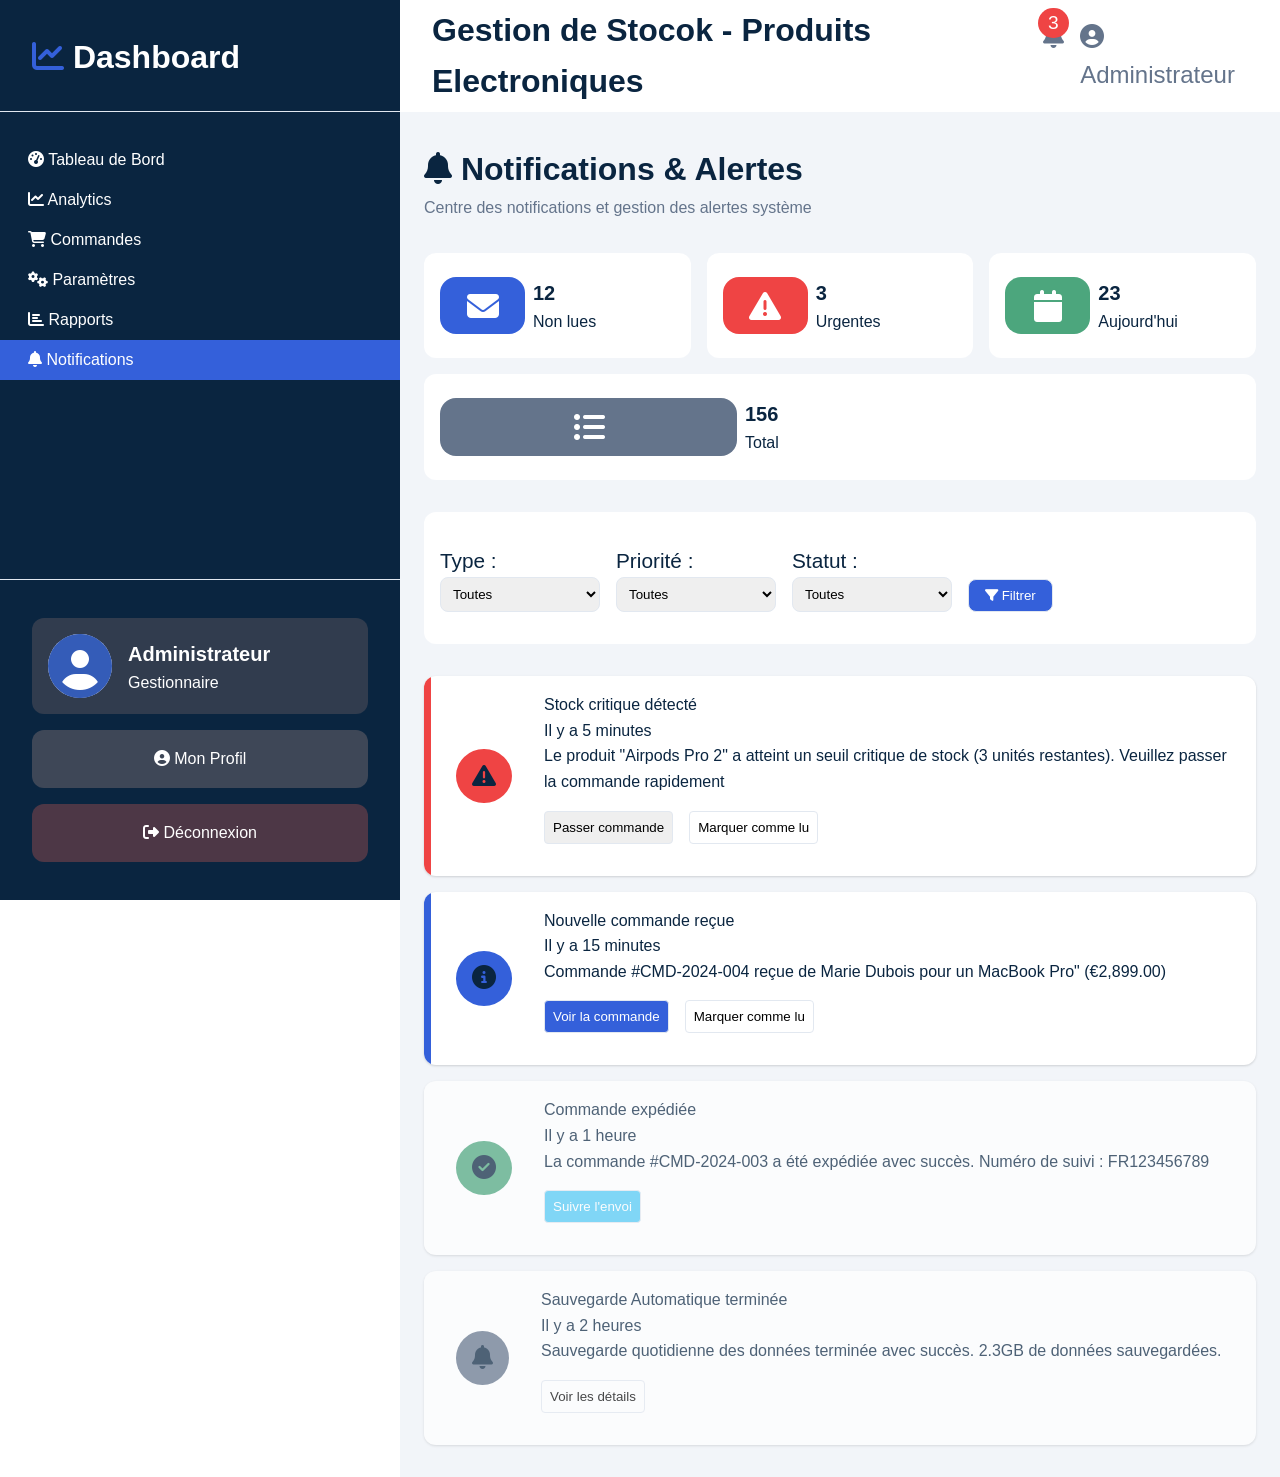
<file: pages/notifications.html>
<!DOCTYPE html>
<html lang="en">

<head>
    <meta charset="UTF-8">
    <meta name="viewport" content="width=device-width, initial-scale=1.0">
    <link rel="stylesheet" href="../design/styles.css">
    <link rel="stylesheet" href="https://cdnjs.cloudflare.com/ajax/libs/font-awesome/6.4.0/css/all.min.css" />
    <title>Dashboard</title>
</head>

<body>
    <div id="dashboard">
        <input type="checkbox" id="sidebarToggle" hidden>
        <label for="sidebarToggle" class="sidebarToggle"><i class="fa-solid fa-bars"></i></label>
        <label for="sidebarToggle" id="sidebar-overlay-label"></label>
        <aside id="sidebar">
            <header id="sidebarHeader">
                <h1><i class="fa-solid sidebarHeaderIcon fa-chart-line"></i> Dashboard</h1>
            </header>
            <nav id="sidebarNav">
                <ul>
                    <li class="sidebarNavLi">
                        <a href="index.html" class="sidebarNavLinks"><i class="fa-solid fa-gauge-high"></i> Tableau
                            de Bord</a>
                    </li>
                    <li class="sidebarNavLi">
                        <a href="analytics.html" class="sidebarNavLinks"><i class="fa-solid fa-chart-line"></i>
                            Analytics</a>
                    </li>
                    <li class="sidebarNavLi">
                        <a href="commandes.html" class="sidebarNavLinks"><i class="fa-solid fa-cart-shopping"></i>
                            Commandes</a>
                    </li>
                    <li class="sidebarNavLi">
                        <a href="parametres.html" class="sidebarNavLinks"><i class="fa-solid fa-gears"></i> Paramètres</a>
                    </li>
                    <li class="sidebarNavLi">
                        <a href="rapports.html" class="sidebarNavLinks"><i class="fa-solid fa-chart-bar"></i> Rapports</a>
                    </li>
                    <li class="sidebarNavLi" style="background-color: var(--bleu-side-bar-icon);">
                        <a href="#notifications" class="sidebarNavLinks"><i class="fa-solid fa-bell"></i>
                            Notifications</a>
                    </li>
                </ul>
            </nav>
            <footer id="sidebarFooter">
                <div class="sidebarTitle">
                    <i class="fa-solid sidebarTitleIcon fa-circle-user"></i>
                    <div class="sidebarTitleText">
                        <h4>Administrateur</h4>
                        <p>Gestionnaire</p>
                    </div>
                </div>
                <a href="#profilCard" class="sidebarFooterButton sidebarFooterButtonProfil text-center"><i
                        class="fa-solid fa-circle-user"></i> Mon Profil</a>
                <a href="../index.html" class="sidebarFooterButton sidebarFooterButtonLogout text-center"><i
                        class="fa-solid fa-right-from-bracket"></i> Déconnexion</a>
            </footer>
        </aside>
        <div id="mainContent">
            <header id="mainContentHeader">
                <h1>Gestion de Stocok - Produits Electroniques</h1>
                <nav id="mainContentHeaderNav">
                    <ul>
                        <li><a href="#" class="mainContentHeaderNavLinks mainContentHeaderNavLinkNotification"><i
                                    class="fa-solid fa-bell"></i></a></li>
                        <li><a href="#" class="mainContentHeaderNavLinks mainContentHeaderNavLinkProfile"><i
                                    class="fa-solid fa-circle-user"></i> Administrateur</a></li>
                    </ul>
                </nav>
            </header>
            <main>
                <!-- Page Notifications -->
                <!-- --------------------------------------------------------------------------- -->
                <section id="notifications" class="dashboardMainContents">
                    <header class="dashboardHeaders">
                        <div id="notificationHeaderEntete">
                            <h1><i class="fa-solid fa-bell"></i> Notifications & Alertes</h1>
                        </div>
                        <p class="textGrisé">Centre des notifications et gestion des alertes système</p>
                    </header>
                    <div class="contentTableauPrincipal">
                        <div class="cardRenseignement">
                            <div class="cardRenseignementIcon" style="background-color: var(--bleu-side-bar-icon);"><i
                                    class="fa-solid faSolidCardIcon fa-envelope"></i>
                            </div>
                            <div class="cardRenseignementText">
                                <h4>12</h4>
                                <p>Non lues</p>
                            </div>
                        </div>
                        <div class="cardRenseignement">
                            <div class="cardRenseignementIcon" style="background-color: var(--rouge-erreur);"><i
                                    class="fa-solid faSolidCardIcon fa-triangle-exclamation"></i></div>
                            <div class="cardRenseignementText">
                                <h4>3</h4>
                                <p>Urgentes</p>
                            </div>
                        </div>
                        <div class="cardRenseignement">
                            <div class="cardRenseignementIcon" style="background-color: var(--verts-succes);"><i
                                    class="fa-solid faSolidCardIcon fa-calendar"></i>
                            </div>
                            <div class="cardRenseignementText">
                                <h4>23</h4>
                                <p>Aujourd'hui</p>
                            </div>
                        </div>
                        <div class="cardRenseignement">
                            <div class="cardRenseignementIcon"
                                style="background-color: var(--couleur-text-secondaire);"><i
                                    class="fa-solid faSolidCardIcon fa-list-ul"></i></div>
                            <div class="cardRenseignementText">
                                <h4>156</h4>
                                <p>Total</p>
                            </div>
                        </div>
                    </div>

                    <form action="#" id="rechercheNotifications">
                        <fieldset>
                            <legend>Type :</legend>
                            <select class="rechercheNotificationButton">
                                <option value="toutes">Toutes</option>
                            </select>
                        </fieldset>
                        <fieldset>
                            <legend>Priorité :</legend>
                            <select class="rechercheNotificationButton">
                                <option value="toutes">Toutes</option>
                            </select>
                        </fieldset>
                        <fieldset>
                            <legend>Statut :</legend>
                            <select class="rechercheNotificationButton">
                                <option value="toutes">Toutes</option>
                            </select>
                        </fieldset>
                        <button type="submit" class="rechercheNotificationButton rechercheNotificationSubmit"><i
                                class="fa-solid fa-filter"></i> Filtrer</button>
                    </form>
                    <div id="notificationCard">
                        <div class="notificationContentSeing notificationContentSeingRed">
                            <div class="notificationIcon" style="background-color: var(--rouge-erreur);"><i
                                    class="fa-solid fa-triangle-exclamation"></i></div>
                            <div class="notificationContent">
                                <header id="notificationContentHeader">
                                    <p>Stock critique détecté</p><span>Il y a 5 minutes</span>
                                </header>
                                <div class="notificationContentBody">
                                    <p>Le produit "Airpods Pro 2" a atteint un seuil critique de stock (3 unités
                                        restantes). Veuillez passer la commande rapidement</p>
                                    <div class="notificationContentBodyButtons">
                                        <button class="notificationContentBodyButtonsButton">Passer commande</button>
                                        <button class="notificationContentBodyButtonsButton" style="background-color: var(--couleur-text-blanc);">Marquer comme lu</button>
                                    </div>
                                </div>
                            </div>
                        </div>
                        <div class="notificationContentSeing notificationContentSeingBlue">
                            <div class="notificationIcon" style="background-color: var(--bleu-side-bar-icon);"><i
                                    class="fa-solid fa-circle-info"></i></div>
                            <div class="notificationContent">
                                <header class="notificationContentHeader">
                                    <p>Nouvelle commande reçue</p><span>Il y a 15 minutes</span>
                                </header>
                                <div class="notificationContentBody">
                                    <p>Commande #CMD-2024-004 reçue de Marie Dubois pour un MacBook Pro" (€2,899.00)</p>
                                    <div class="notificationContentBodyButtons">
                                        <button style="background-color: var(--bleu-side-bar-icon); color: var(--couleur-text-blanc);">Voir la commande</button>
                                        <button style="background-color: var(--couleur-text-blanc);">Marquer comme lu</button>
                                    </div>
                                </div>
                            </div>
                        </div>
                        <div class="notificationContentSeing notificationContentSeingWhite">
                            <div class="notificationIcon" style="background-color: var(--verts-succes);"><i
                                    class="fa-solid fa-circle-check"></i></div>
                            <div class="notificationContent">
                                <header class="notificationContentHeader">
                                    <p>Commande expédiée</p><span>Il y a 1 heure</span>
                                </header>
                                <div class="notificationContentBody">
                                    <p>La commande #CMD-2024-003 a été expédiée avec succès. Numéro de suivi :
                                        FR123456789</p>
                                    <div class="notificationContentBodyButtons">
                                        <button style="background-color: #50caf6; color: var(--couleur-text-blanc);">Suivre l'envoi</button>
                                    </div>
                                </div>
                            </div>
                        </div>
                        <div class="notificationContentSeing notificationContentSeingWhite">
                            <div class="notificationIcon" style="background-color: var(--couleur-text-secondaire);"><i
                                    class="fa-solid fa-bell"></i></div>
                            <div class="notificationContent">
                                <header class="notificationContentHeader">
                                    <p>Sauvegarde Automatique terminée</p><span>Il y a 2 heures</span>
                                </header>
                                <div class="notificationContentBody">
                                    <p>Sauvegarde quotidienne des données terminée avec succès. 2.3GB de données
                                        sauvegardées.</p>
                                    <div class="notificationContentBodyButtons">
                                        <button style="background-color: var(--couleur-text-blanc);">Voir les détails</button>
                                    </div>
                                </div>
                            </div>
                        </div>
                    </div>

                </section>
            </main>
            <footer></footer>
        </div>
        <section id="profilCard" href="#">
            <form action="#">
                <a href="#" id="close">X</a>
                <header id="profilCardFormHeader">
                    <h2><i class="fa-solid fa-circle-user"></i> Mon Profil</h2>
                </header>
                <fieldset id="profilCardFormFieldset">
                    <i class="fa-solid faProfilIcon fa-circle-user"></i>
                    <a href="#">Changer la photo</a>
                </fieldset>
                <fieldset>
                    <legend>Nom :</legend>
                    <input type="text" placeholder="Administrateur">
                </fieldset>
                <fieldset>
                    <legend>Prénom :</legend>
                    <input type="text" placeholder="Jean">
                </fieldset>
                <fieldset>
                    <legend>Email :</legend>
                    <input type="email" placeholder="admin@dashboard.com">
                </fieldset>
                <fieldset>
                    <legend>Téléphone :</legend>
                    <input type="text" placeholder="+33 6 12 34 56 78">
                </fieldset>
                <fieldset>
                    <legend>Rôle :</legend>
                    <input type="text" placeholder="Gestionnaire">
                </fieldset>
                <fieldset>
                    <legend>Dernière connexion :</legend>
                    <input type="text" placeholder="15 Janvier 2024 à 14:30">
                </fieldset>
                <footer>
                    <button class="profilFormButton" type="submit" style="color: grey; background-color: #fff;">Fermer</button>
                    <button class="profilFormButton" type="submit" style="color: var(--couleur-text-blanc); background-color: var(--bleu-side-bar-icon);">Sauvegarder</button>
                </footer>
            </form>
        </section>
    </div>
</body>

</html>
</file>
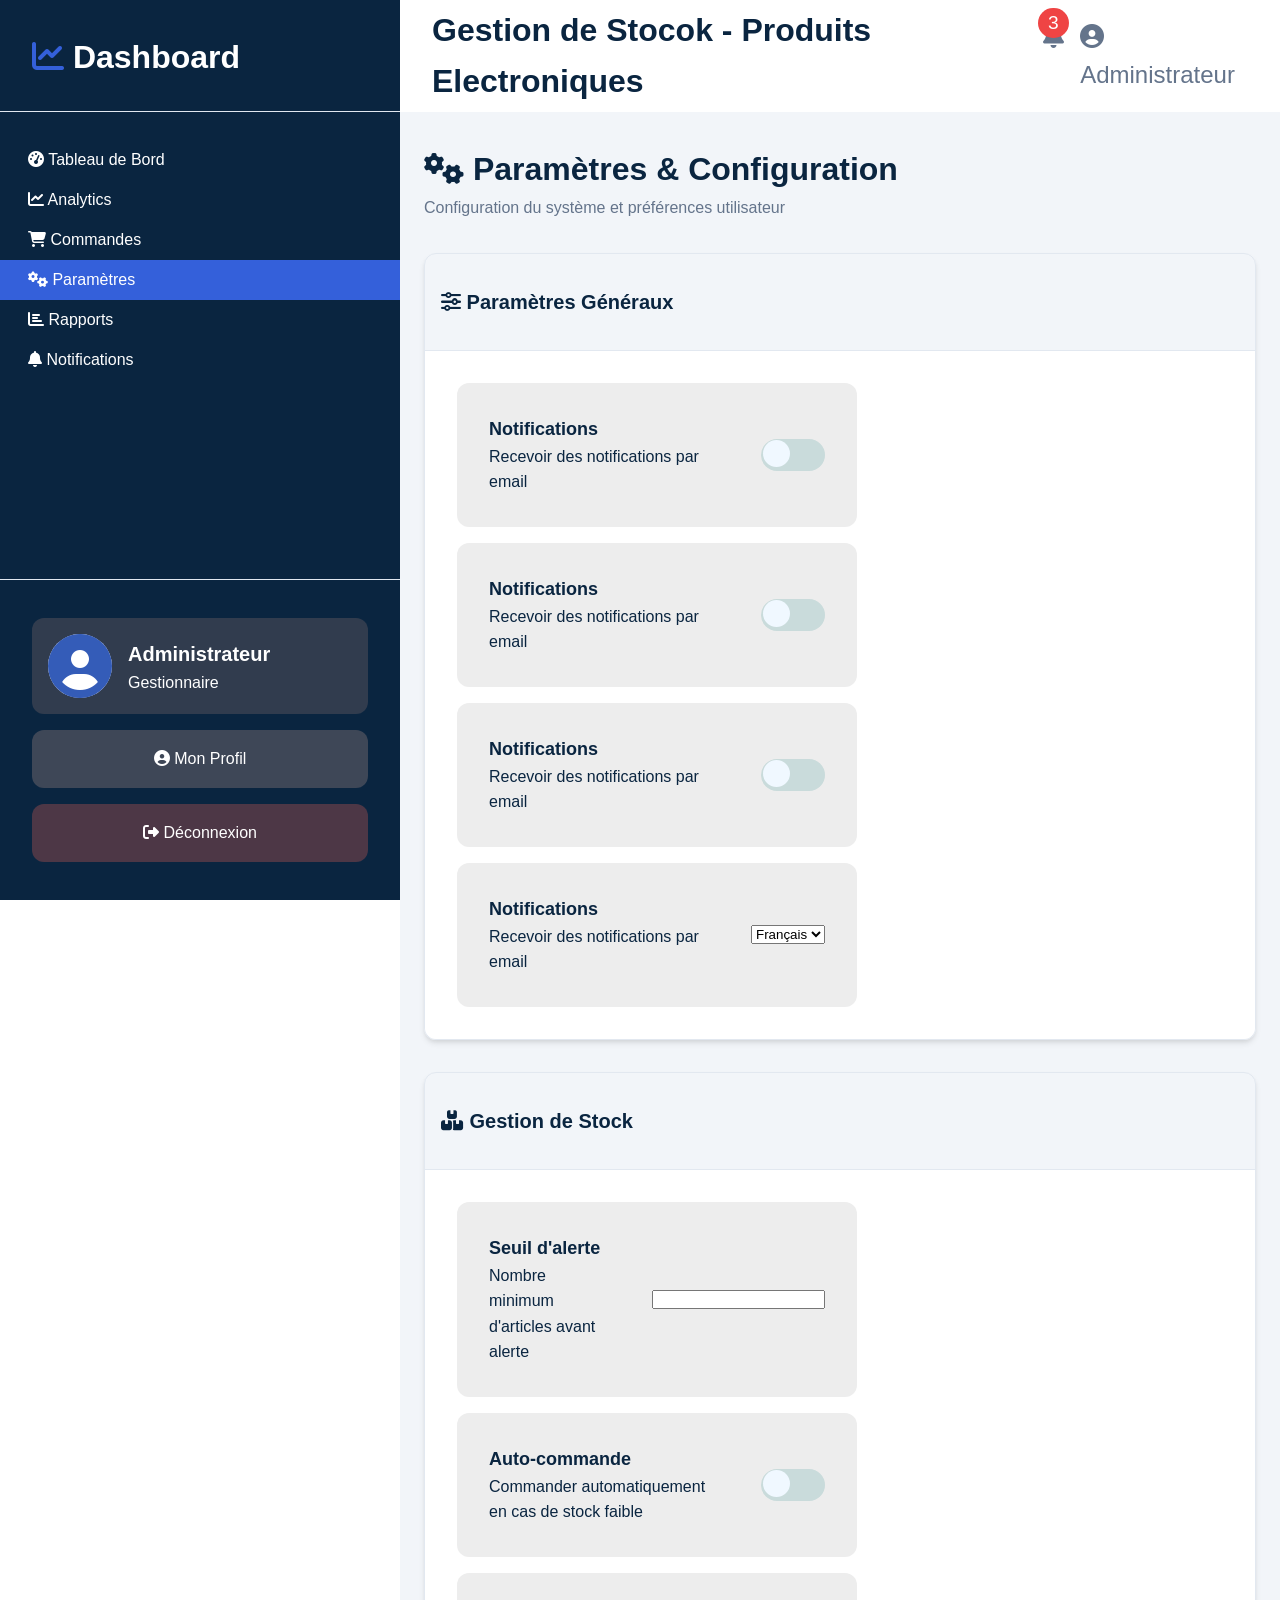
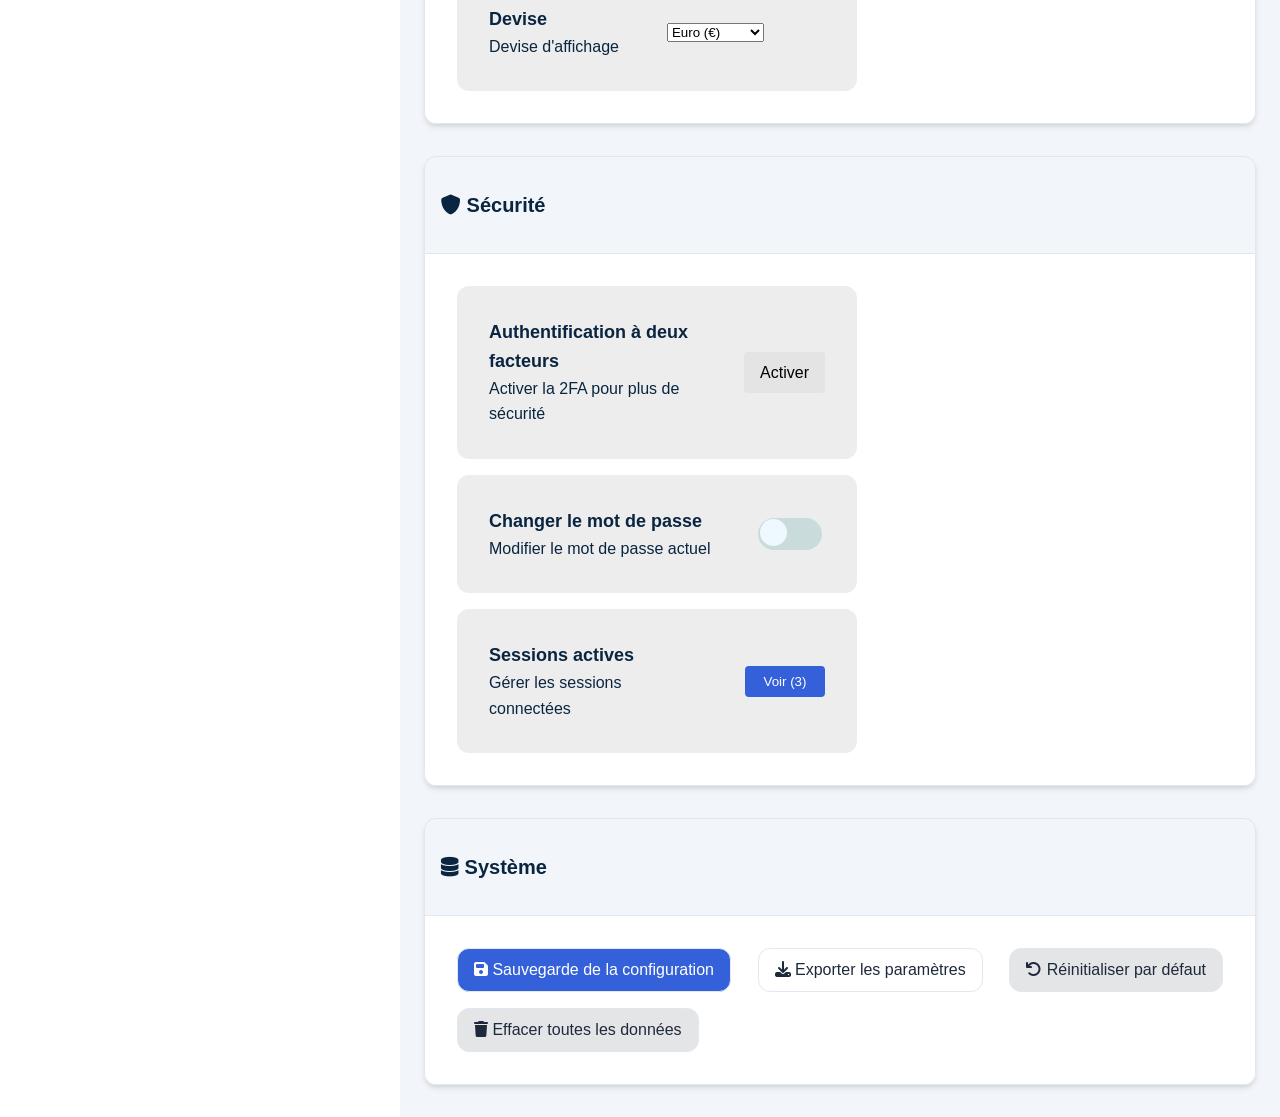
<file: pages/parametres.html>
<!DOCTYPE html>
<html lang="en">

<head>
    <meta charset="UTF-8">
    <meta name="viewport" content="width=device-width, initial-scale=1.0">
    <link rel="stylesheet" href="../design/styles.css">
    <link rel="stylesheet" href="https://cdnjs.cloudflare.com/ajax/libs/font-awesome/6.4.0/css/all.min.css" />
    <title>Dashboard</title>
</head>

<body>
    <div id="dashboard">
        <input type="checkbox" id="sidebarToggle" hidden>
        <label for="sidebarToggle" class="sidebarToggle"><i class="fa-solid fa-bars"></i></label>
        <label for="sidebarToggle" id="sidebar-overlay-label"></label>
        <aside id="sidebar">
            <header id="sidebarHeader">
                <h1><i class="fa-solid sidebarHeaderIcon fa-chart-line"></i> Dashboard</h1>
            </header>
            <nav id="sidebarNav">
                <ul>
                    <li class="sidebarNavLi">
                        <a href="index.html" class="sidebarNavLinks"><i class="fa-solid fa-gauge-high"></i> Tableau
                            de Bord</a>
                    </li>
                    <li class="sidebarNavLi">
                        <a href="analytics.html" class="sidebarNavLinks"><i class="fa-solid fa-chart-line"></i>
                            Analytics</a>
                    </li>
                    <li class="sidebarNavLi">
                        <a href="commandes.html" class="sidebarNavLinks"><i class="fa-solid fa-cart-shopping"></i>
                            Commandes</a>
                    </li>
                    <li class="sidebarNavLi" style="background-color: var(--bleu-side-bar-icon);">
                        <a href="#parametres" class="sidebarNavLinks"><i class="fa-solid fa-gears"></i> Paramètres</a>
                    </li>
                    <li class="sidebarNavLi">
                        <a href="rapports.html" class="sidebarNavLinks"><i class="fa-solid fa-chart-bar"></i>
                            Rapports</a>
                    </li>
                    <li class="sidebarNavLi">
                        <a href="notifications.html" class="sidebarNavLinks"><i class="fa-solid fa-bell"></i>
                            Notifications</a>
                    </li>
                </ul>
            </nav>
            <footer id="sidebarFooter">
                <div class="sidebarTitle">
                    <i class="fa-solid sidebarTitleIcon fa-circle-user"></i>
                    <div class="sidebarTitleText">
                        <h4>Administrateur</h4>
                        <p>Gestionnaire</p>
                    </div>
                </div>
                <a href="#profilCard" class="sidebarFooterButton sidebarFooterButtonProfil text-center"><i
                        class="fa-solid fa-circle-user"></i> Mon Profil</a>
                <a href="../index.html" class="sidebarFooterButton sidebarFooterButtonLogout text-center"><i
                        class="fa-solid fa-right-from-bracket"></i> Déconnexion</a>
            </footer>
        </aside>
        <div id="mainContent">
            <header id="mainContentHeader">
                <h1>Gestion de Stocok - Produits Electroniques</h1>
                <nav id="mainContentHeaderNav">
                    <ul>
                        <li><a href="#" class="mainContentHeaderNavLinks mainContentHeaderNavLinkNotification"><i
                                    class="fa-solid fa-bell"></i></a></li>
                        <li><a href="#" class="mainContentHeaderNavLinks mainContentHeaderNavLinkProfile"><i
                                    class="fa-solid fa-circle-user"></i> Administrateur</a></li>
                    </ul>
                </nav>
            </header>
            <main>
                <!-- Page Parametre -->
                <!-- ----------------------------------------------------------------------- -->
                <section id="parametres" class="dashboardMainContents">
                    <header class="dashboardHeaders">
                        <div id="notificationHeaderEntete">
                            <h1><i class="fa-solid fa-gears"></i> Paramètres & Configuration</h1>
                        </div>
                        <p class="textGrisé">Configuration du système et préférences utilisateur</p>
                    </header>
                    <div id="ParametreGeneraux" class="cardParam">
                        <h4><i class="fa-solid fa-sliders"></i> Paramètres Généraux</h4>
                        <div class="settings">
                            <div class="setting">
                                <div class="settingText">
                                    <h5>Notifications</h5>
                                    <p>Recevoir des notifications par email</p>
                                </div>
                                <div class="slidingButton">
                                    <input type="checkbox" class="slidingButtonButton" id="slidingButtonButton1">
                                    <label for="slidingButtonButton1" class="slidingButtonWork"></label>
                                </div>
                            </div>

                            <div class="setting">
                                <div class="settingText">
                                    <h5>Notifications</h5>
                                    <p>Recevoir des notifications par email</p>
                                </div>
                                <div class="slidingButton">
                                    <input type="checkbox" class="slidingButtonButton" id="slidingButtonButton2">
                                    <label for="slidingButtonButton2" class="slidingButtonWork"></label>
                                </div>
                            </div>

                            <div class="setting">
                                <div class="settingText">
                                    <h5>Notifications</h5>
                                    <p>Recevoir des notifications par email</p>
                                </div>
                                <div class="slidingButton">
                                    <input type="checkbox" class="slidingButtonButton" id="slidingButtonButton3">
                                    <label for="slidingButtonButton3" class="slidingButtonWork"></label>
                                </div>
                            </div>

                            <div class="setting">
                                <div class="settingText">
                                    <h5>Notifications</h5>
                                    <p>Recevoir des notifications par email</p>
                                </div>
                                <div class="slidingButton">
                                    <select name="langue" id="langue">
                                        <option value="francais">Français</option>
                                        <option value="anglais">Anglais</option>
                                    </select>
                                </div>
                            </div>
                        </div>
                    </div>


                    <div id="stockParam" class="cardParam">
                        <h4><i class="fa-solid fa-boxes-stacked"></i> Gestion de Stock</h4>
                        <div class="settings">
                            <div class="setting">
                                <div class="settingText">
                                    <h5>Seuil d'alerte</h5>
                                    <p>Nombre minimum d'articles avant alerte</p>
                                </div>
                                <div class="slidingButton">
                                    <input type="number" name="seuilAlert" id="seuilAlert">
                                </div>
                            </div>

                            <div class="setting">
                                <div class="settingText">
                                    <h5>Auto-commande</h5>
                                    <p>Commander automatiquement en cas de stock faible</p>
                                </div>
                                <div class="slidingButton">
                                    <input type="checkbox" class="slidingButtonButton" id="slidingButtonButton">
                                    <label for="slidingButtonButton" class="slidingButtonWork"></label>
                                </div>
                            </div>

                            <div class="setting">
                                <div class="settingText">
                                    <h5>Devise</h5>
                                    <p>Devise d'affichage</p>
                                </div>
                                <div class="slidingButton">
                                    <select name="devise" id="devise">
                                        <option value="euro">Euro (€)</option>
                                        <option value="xof">FCFA (XOF)</option>
                                        <option value="dollar">Dollar ($)</option>
                                    </select>
                                </div>
                            </div>
                        </div>
                    </div>


                    <div id="securityParam" class="cardParam">
                        <h4><i class="fa-solid fa-shield"></i> Sécurité</h4>
                        <div class="settings">
                            <div class="setting">
                                <div class="settingText">
                                    <h5>Authentification à deux facteurs</h5>
                                    <p>Activer la 2FA pour plus de sécurité</p>
                                </div>
                                <div class="slidingButton">
                                    <a href="#"
                                        style="background-color: #e4e4e4; padding: 0.5rem 1rem; border-radius: 0.25rem; color: black; text-decoration: none;">Activer</a>
                                </div>
                            </div>

                            <div class="setting">
                                <div class="settingText">
                                    <h5>Changer le mot de passe</h5>
                                    <p>Modifier le mot de passe actuel</p>
                                </div>
                                <div class="slidingButton">
                                    <input type="checkbox" class="slidingButtonButton" id="slidingButtonButton4">
                                    <label for="slidingButtonButton4" class="slidingButtonWork"></label>
                                </div>
                            </div>

                            <div class="setting">
                                <div class="settingText">
                                    <h5>Sessions actives</h5>
                                    <p>Gérer les sessions connectées</p>
                                </div>
                                <div class="slidingButton">
                                    <button
                                        style="padding: 0.5rem 1rem; border-radius: 0.25rem; color: var(--couleur-text-blanc); background-color: var(--bleu-side-bar-icon); text-decoration: none; width: 5rem; display: block; border: none;">Voir
                                        (3)</button>
                                </div>
                            </div>
                        </div>
                    </div>


                    <div id="systemParam" class="cardParam">
                        <h4><i class="fa-solid fa-database"></i> Système</h4>
                        <div class="settings">
                            <a href="" class="systemSettings systemSettingsBlue"><i class="fa-solid fa-floppy-disk"></i>
                                Sauvegarde de la configuration</a>
                            <a href="" class="systemSettings systemSettingsWhite"><i class="fa-solid fa-download"></i>
                                Exporter les paramètres</a>
                            <a href="" class="systemSettings systemSettingsGrey"><i
                                    class="fa-solid fa-arrow-rotate-left"></i> Réinitialiser par défaut</a>
                            <a href="" class="systemSettings systemSettingsGrey"><i class="fa-solid fa-trash"></i>
                                Effacer toutes les données</a>
                        </div>
                    </div>
                </section>





















            </main>
            <footer></footer>
        </div>
        <section id="profilCard" href="#">
            <form action="#">
                <a href="#" id="close">X</a>
                <header id="profilCardFormHeader">
                    <h2><i class="fa-solid fa-circle-user"></i> Mon Profil</h2>
                </header>
                <fieldset id="profilCardFormFieldset">
                    <i class="fa-solid faProfilIcon fa-circle-user"></i>
                    <a href="#">Changer la photo</a>
                </fieldset>
                <fieldset>
                    <legend>Nom :</legend>
                    <input type="text" placeholder="Administrateur">
                </fieldset>
                <fieldset>
                    <legend>Prénom :</legend>
                    <input type="text" placeholder="Jean">
                </fieldset>
                <fieldset>
                    <legend>Email :</legend>
                    <input type="email" placeholder="admin@dashboard.com">
                </fieldset>
                <fieldset>
                    <legend>Téléphone :</legend>
                    <input type="text" placeholder="+33 6 12 34 56 78">
                </fieldset>
                <fieldset>
                    <legend>Rôle :</legend>
                    <input type="text" placeholder="Gestionnaire">
                </fieldset>
                <fieldset>
                    <legend>Dernière connexion :</legend>
                    <input type="text" placeholder="15 Janvier 2024 à 14:30">
                </fieldset>
                <footer>
                    <button class="profilFormButton" type="submit" style="color: grey; background-color: #fff;">Fermer</button>
                    <button class="profilFormButton" type="submit" style="color: var(--couleur-text-blanc); background-color: var(--bleu-side-bar-icon);">Sauvegarder</button>
                </footer>
            </form>
        </section>
    </div>
</body>

</html>
</file>
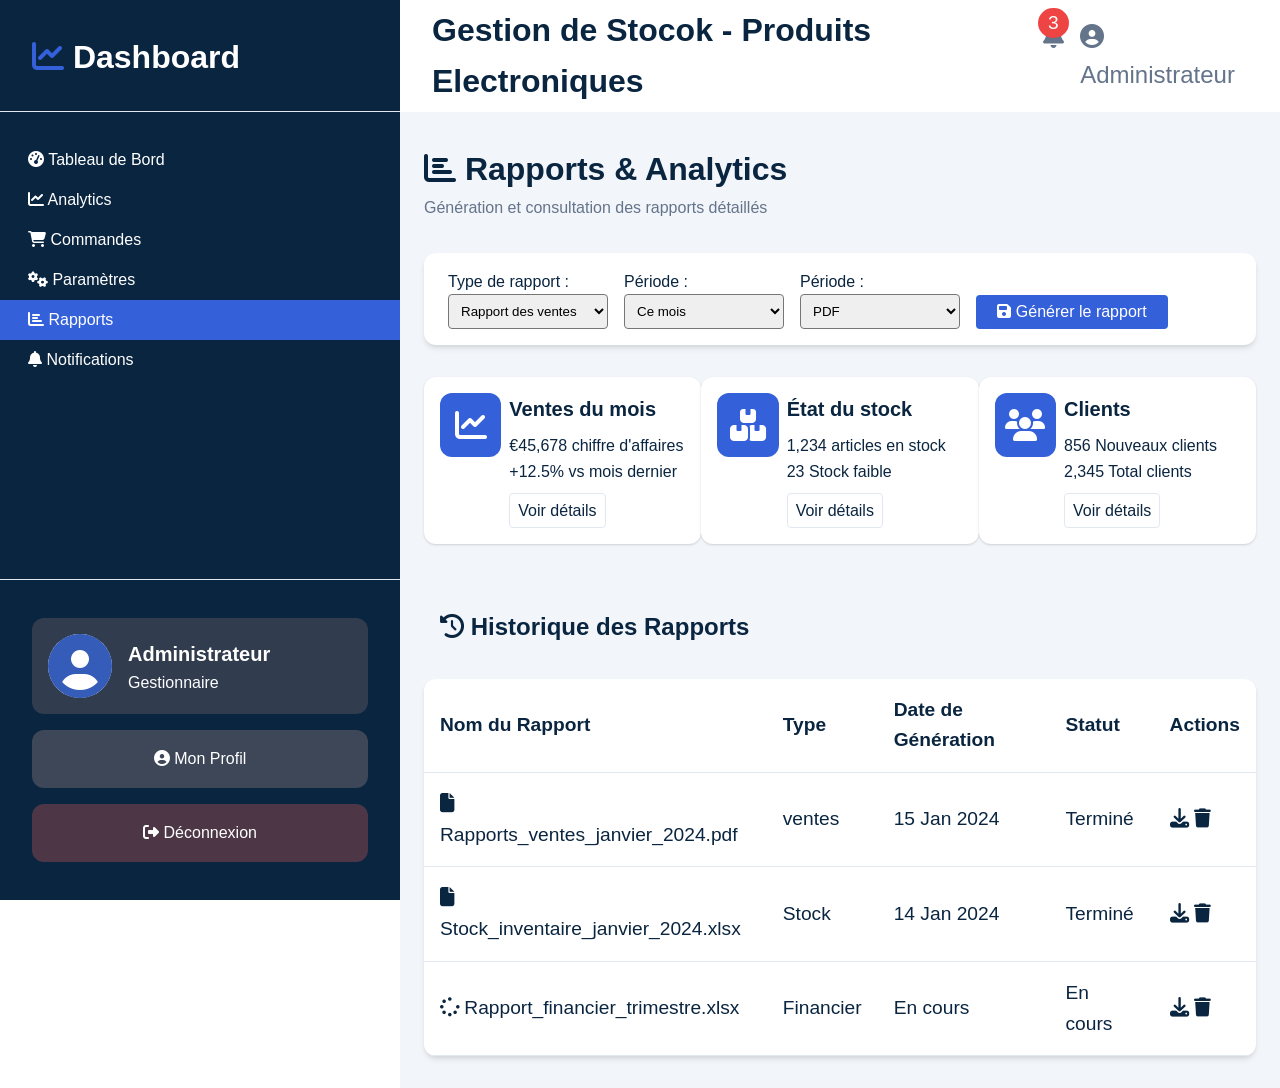
<file: pages/rapports.html>
<!DOCTYPE html>
<html lang="en">

<head>
    <meta charset="UTF-8">
    <meta name="viewport" content="width=device-width, initial-scale=1.0">
    <link rel="stylesheet" href="../design/styles.css">
    <link rel="stylesheet" href="https://cdnjs.cloudflare.com/ajax/libs/font-awesome/6.4.0/css/all.min.css" />
    <title>Dashboard</title>
</head>

<body>
    <div id="dashboard">
        <input type="checkbox" id="sidebarToggle" hidden>
        <label for="sidebarToggle" class="sidebarToggle"><i class="fa-solid fa-bars"></i></label>
        <label for="sidebarToggle" id="sidebar-overlay-label"></label>
        <aside id="sidebar">
            <header id="sidebarHeader">
                <h1><i class="fa-solid sidebarHeaderIcon fa-chart-line"></i> Dashboard</h1>
            </header>
            <nav id="sidebarNav">
                <ul>
                    <li class="sidebarNavLi">
                        <a href="index.html" class="sidebarNavLinks"><i class="fa-solid fa-gauge-high"></i> Tableau
                            de Bord</a>
                    </li>
                    <li class="sidebarNavLi">
                        <a href="analytics.html" class="sidebarNavLinks"><i class="fa-solid fa-chart-line"></i>
                            Analytics</a>
                    </li>
                    <li class="sidebarNavLi">
                        <a href="commandes.html" class="sidebarNavLinks"><i class="fa-solid fa-cart-shopping"></i>
                            Commandes</a>
                    </li>
                    <li class="sidebarNavLi">
                        <a href="parametres.html" class="sidebarNavLinks"><i class="fa-solid fa-gears"></i> Paramètres</a>
                    </li>
                    <li class="sidebarNavLi" style="background-color: var(--bleu-side-bar-icon);">
                        <a href="#rapports" class="sidebarNavLinks"><i class="fa-solid fa-chart-bar"></i> Rapports</a>
                    </li>
                    <li class="sidebarNavLi">
                        <a href="notifications.html" class="sidebarNavLinks"><i class="fa-solid fa-bell"></i>
                            Notifications</a>
                    </li>
                </ul>
            </nav>
            <footer id="sidebarFooter">
                <div class="sidebarTitle">
                    <i class="fa-solid sidebarTitleIcon fa-circle-user"></i>
                    <div class="sidebarTitleText">
                        <h4>Administrateur</h4>
                        <p>Gestionnaire</p>
                    </div>
                </div>
                <a href="#profilCard" class="sidebarFooterButton sidebarFooterButtonProfil text-center"><i
                        class="fa-solid fa-circle-user"></i> Mon Profil</a>
                <a href="../index.html" class="sidebarFooterButton sidebarFooterButtonLogout text-center"><i
                        class="fa-solid fa-right-from-bracket"></i> Déconnexion</a>
            </footer>
        </aside>
        <div id="mainContent">
            <header id="mainContentHeader">
                <h1>Gestion de Stocok - Produits Electroniques</h1>
                <nav id="mainContentHeaderNav">
                    <ul>
                        <li><a href="#" class="mainContentHeaderNavLinks mainContentHeaderNavLinkNotification"><i
                                    class="fa-solid fa-bell"></i></a></li>
                        <li><a href="#" class="mainContentHeaderNavLinks mainContentHeaderNavLinkProfile"><i
                                    class="fa-solid fa-circle-user"></i> Administrateur</a></li>
                    </ul>
                </nav>
            </header>
            <main>
                <!-- Page Rapports -->
                <!-- ---------------------------------------------------------------------- -->
                <section id="rapports" class="dashboardMainContents">
                    <header class="dashboardHeaders">
                        <h1><i class="fa-solid fa-chart-bar"></i> Rapports & Analytics</h1>
                        <p class="textGrisé">Génération et consultation des rapports détaillés</p>
                    </header>
                    <div id="principalRapport">
                        <form action="" id="principalRapportForm">
                            <fieldset>
                                <legend>Type de rapport :</legend>
                                <select name="typeReport" id="typeReport" class="typeReportSelect">
                                    <option value="sell">Rapport des ventes</option>
                                </select>
                            </fieldset>
                            <fieldset>
                                <legend>Période :</legend>
                                <select name="periodReport" id="periodReport" class="typeReportSelect">
                                    <option value="thisMonth">Ce mois</option>
                                </select>
                            </fieldset>
                            <fieldset>
                                <legend>Période :</legend>
                                <select name="formatReport" id="formatReport" class="typeReportSelect">
                                    <option value="thisMonth">PDF</option>
                                </select>
                            </fieldset>
                            <button type="submit" class="periodReportFormButton"><i class="fa-solid fa-floppy-disk"></i>
                                Générer le rapport</button>
                        </form>
                    </div>
                    <div class="rapportCard">
                        <div class="rapportInfoCard">
                            <div class="rapportInfoCardIcon"><i class="fa-solid faSolidCardIcon fa-chart-line"></i>
                            </div>
                            <div class="rapportInfoCardText">
                                <h4>Ventes du mois</h4>
                                <div>
                                    <div>
                                        <span>€45,678</span>
                                        <span>chiffre d'affaires</span>
                                    </div>
                                    <div>
                                        <span>+12.5%</span>
                                        <span>vs mois dernier</span>
                                    </div>
                                </div>
                                <a href="" class="rapportInfoCardButton">Voir détails</a>
                            </div>
                        </div>

                        <div class="rapportInfoCard">
                            <div class="rapportInfoCardIcon"><i class="fa-solid faSolidCardIcon fa-boxes-stacked"></i>
                            </div>
                            <div class="rapportInfoCardText">
                                <h4>État du stock</h4>
                                <div>
                                    <div>
                                        <span>1,234</span>
                                        <span>articles en stock</span>
                                    </div>
                                    <div>
                                        <span>23</span>
                                        <span>Stock faible</span>
                                    </div>
                                </div>
                                <a href="" class="rapportInfoCardButton">Voir détails</a>
                            </div>
                        </div>

                        <div class="rapportInfoCard">
                            <div class="rapportInfoCardIcon"><i class="fa-solid faSolidCardIcon fa-users"></i></div>
                            <div class="rapportInfoCardText">
                                <h4>Clients</h4>
                                <div>
                                    <div>
                                        <span>856</span>
                                        <span>Nouveaux clients</span>
                                    </div>
                                    <div>
                                        <span>2,345</span>
                                        <span>Total clients</span>
                                    </div>
                                </div>
                                <a href="" class="rapportInfoCardButton">Voir détails</a>
                            </div>
                        </div>
                    </div>
                    <table id="rapportTable" class="text-left">
                        <caption class="text-left rapportTableTitle">
                            <h3><i class="fa-solid fa-clock-rotate-left"></i> Historique des Rapports</h3>
                        </caption>

                        <tr class="rapportTableHead">
                            <th>Nom du Rapport</th>
                            <th>Type</th>
                            <th>Date de Génération</th>
                            <th>Statut</th>
                            <th>Actions</th>
                        </tr>


                        <tr>
                            <td>
                                <p><i class="fa-solid fa-file"></i> Rapports_ventes_janvier_2024.pdf</p>
                            </td>
                            <td>
                                <p>ventes</p>
                            </td>
                            <td>
                                <p>15 Jan 2024</p>
                            </td>
                            <td>
                                <p>Terminé</p>
                            </td>
                            <td><i class="fa-solid fa-download"></i> <i class="fa-solid fa-trash"></i></td>
                        </tr>
                        <tr>
                            <td>
                                <p><i class="fa-solid fa-file"></i> Stock_inventaire_janvier_2024.xlsx</p>
                            </td>
                            <td>
                                <p>Stock</p>
                            </td>
                            <td>
                                <p>14 Jan 2024</p>
                            </td>
                            <td>
                                <p>Terminé</p>
                            </td>
                            <td><i class="fa-solid fa-download"></i> <i class="fa-solid fa-trash"></i></td>
                        </tr>
                        <tr>
                            <td>
                                <p><i class="fa-solid fa-spinner"></i> Rapport_financier_trimestre.xlsx</p>
                            </td>
                            <td>
                                <p>Financier</p>
                            </td>
                            <td>
                                <p>En cours</p>
                            </td>
                            <td>
                                <p>En cours</p>
                            </td>
                            <td><i class="fa-solid fa-download"></i> <i class="fa-solid fa-trash"></i></td>
                        </tr>
                    </table>
                </section>
            </main>
            <footer></footer>
        </div>
        <section id="profilCard" href="#">
            <form action="#">
                <a href="#" id="close">X</a>
                <header id="profilCardFormHeader">
                    <h2><i class="fa-solid fa-circle-user"></i> Mon Profil</h2>
                </header>
                <fieldset id="profilCardFormFieldset">
                    <i class="fa-solid faProfilIcon fa-circle-user"></i>
                    <a href="#">Changer la photo</a>
                </fieldset>
                <fieldset>
                    <legend>Nom :</legend>
                    <input type="text" placeholder="Administrateur">
                </fieldset>
                <fieldset>
                    <legend>Prénom :</legend>
                    <input type="text" placeholder="Jean">
                </fieldset>
                <fieldset>
                    <legend>Email :</legend>
                    <input type="email" placeholder="admin@dashboard.com">
                </fieldset>
                <fieldset>
                    <legend>Téléphone :</legend>
                    <input type="text" placeholder="+33 6 12 34 56 78">
                </fieldset>
                <fieldset>
                    <legend>Rôle :</legend>
                    <input type="text" placeholder="Gestionnaire">
                </fieldset>
                <fieldset>
                    <legend>Dernière connexion :</legend>
                    <input type="text" placeholder="15 Janvier 2024 à 14:30">
                </fieldset>
                <footer>
                    <button class="profilFormButton" type="submit" style="color: grey; background-color: #fff;">Fermer</button>
                    <button class="profilFormButton" type="submit" style="color: var(--couleur-text-blanc); background-color: var(--bleu-side-bar-icon);">Sauvegarder</button>
                </footer>
            </form>
        </section>
    </div>
</body>

</html>
</file>
<file: design/styles.css>
/*======================================================
    1. IMPORTS & PALETTE DE COULEURS
======================================================*/

/* Style globaux */
@import url(bases.css);
@import url(animations.css);

/* Palette de couleurs  */
:root {
    /* Couleurs primaires/neutres */
    --bleu-principal: #1e4976;
    --bleu-fonce-principal: #0a2540;
    --bleu-side-bar-icon: #3460DA;
    --gris-secondaire: #64748b;

    /* Couleurs de statut */
    --verts-succes: #4CA67D;
    --orange-avertissement: #D68C33;
    --rouge-erreur: #ef4444;

    /* Fonds & Bordures */
    --fond-principal: #f2f5f9;
    --fond-sidebar: #1e293b;
    --fond-blanc: #ffffff;
    --card-backgrounds: #F7F9FB;
    --couleur-bordure: #e2e8f0;

    /* Texte */
    --couleur-text-principale: #1e293b;
    --couleur-text-secondaire: #64748b;
    --couleur-text-blanc: #ffffff;

    /* Sidebar info backgrounds (Spécifiques) */
    --sidebar-info-bg-fst: #313C4E;
    --sidebar-info-bg-snd: #3E4757;
    --sidebar-info-bg-thd: #4D3746;

    /* Ombres */
    --shadow-lg: 0 10px 15px -3px rgba(0, 0, 0, 0.1), 0 4px 6px -2px rgba(0, 0, 0, 0.05);
    --shadow-md: 0 4px 6px -1px rgba(0, 0, 0, 0.1), 0 2px 4px -1px rgba(0, 0, 0, 0.06);
    --shadow: 0 1px 3px 0 rgba(0, 0, 0, 0.1), 0 1px 2px 0 rgba(0, 0, 0, 0.06);
}

/* Styles de base */
body {
    min-height: 100vh;
    font-family: 'Inter', -apple-system, BlinkMacSystemFont, 'Segoe UI', Roboto, sans-serif;
    font-size: 1rem;
    line-height: 1.6;
}

/*======================================================
    2. STYLES DE LA PAGE DE CONNEXION (LOGIN)
======================================================*/

#loginCard {
    display: flex;
    justify-content: center;
    align-items: center;
    min-height: 100vh;
    width: 100%;
    background: linear-gradient(135deg, var(--bleu-fonce-principal), var(--bleu-principal));
    height: 100%;
}

#loginCard main {
    background: var(--fond-principal);
    display: flex;
    justify-content: center;
    max-width: 750px;
    width: 100%;
    min-height: 400px;
    border-radius: 1rem;
    box-shadow: 1px 1px 2px 1px var(--couleur-text-principale);
    overflow: hidden;
}

/* Composants de la carte */
#logoDiv {
    padding: 1rem;
    border-radius: 50%;
    background: var(--fond-blanc);
    color: var(--couleur-text-principale);
}

#logo {
    font-size: 2.5rem;
    font-weight: bold;
}

#card {
    flex: 0.75;
    display: flex;
    flex-direction: column;
    justify-content: center;
    align-items: center;
    text-align: center;
    padding: 2rem;
    gap: 1rem;
    background: linear-gradient(120deg, var(--bleu-fonce-principal), var(--bleu-principal));
    color: var(--couleur-text-blanc);
    /* Correction de la variable manquante */
}

/* Formulaire de connexion */
#loginForm {
    padding: 2rem 1rem;
    flex: 1.3;
    display: grid;
    grid-template-columns: 1fr 1fr;
    gap: 1rem;
    border: none;
    text-align: center;
}

#loginForm header {
    grid-column: span 2;
    color: var(--bleu-fonce-principal);
}

#loginForm section {
    grid-column: span 2;
    display: flex;
    flex-direction: column;
    justify-content: flex-start;
    gap: 0.5rem;
}

#loginForm section label {
    display: flex;
    gap: 0.5rem;
}

#loginForm section input {
    font-size: 0.875rem;
    padding: 0.7rem;
    border-radius: 0.5rem;
    border: 1px solid var(--couleur-bordure);
    transition: all 0.2s ease;
}

#loginForm section input:focus {
    outline: none;
    border-color: var(--bleu-principal);
    box-shadow: 0 0 0 3px rgba(37, 99, 235, 0.1);
}

#loginForm footer {
    grid-column: span 2;
    display: flex;
    flex-direction: column;
    gap: 0.5rem;
}

#loginForm footer button {
    width: 8rem;
    padding: 0.3rem;
    border-radius: 2.5rem;
    border: 1px solid var(--couleur-bordure);
    background-color: var(--bleu-fonce-principal);
    color: var(--couleur-text-blanc);
    font-weight: bold;
}


/*======================================================
    3. STRUCTURE GLOBALE DU DASHBOARD
======================================================*/



#dashboard {
    min-height: 100vh;
    background: var(--fond-principal);
    position: relative;
    color: var(--bleu-fonce-principal);
}

/* --- SIDEBAR --- */
#sidebar {
    position: fixed;
    min-height: 100vh;
    max-width: 25rem;
    top: 0;
    left: 0;
    width: 100%;
    background-color: var(--bleu-fonce-principal);
    color: var(--couleur-text-blanc);
    display: grid;
    grid-template-rows: 7rem 1fr 20rem;
    z-index: 1999;
    /* Transition pour la version desktop (si redimensionnement) */
    transition: transform 0.2s ease;
}

#sidebarHeader {
    padding: 2rem;
    border-bottom: 1px solid var(--couleur-bordure);
}

.sidebarHeaderIcon {
    color: var(--bleu-side-bar-icon);
}

#sidebarNav {
    padding-top: 1.75rem;
    border-bottom: 1px solid var(--couleur-bordure);
}

#sidebarNav ul {
    list-style: none;
    line-height: 2.5rem;
}

.sidebarNavLinks {
    padding: 0 1.75rem;
    display: block;
    color: var(--couleur-text-blanc);
    text-decoration: none;
    height: 100%;
    width: 100%;
}

.sidebarNavLi:hover {
    background: var(--gris-secondaire);
    cursor: pointer;
}

#sidebarFooter {
    display: flex;
    flex-direction: column;
    align-items: center;
    justify-content: center;
    padding: 2rem;
    gap: 1rem;
}

.sidebarTitle {
    display: flex;
    align-items: center;
    gap: 1rem;
    padding: 1rem;
    background-color: var(--sidebar-info-bg-fst);
    border-radius: 0.75rem;
    width: 100%;
}

.sidebarTitleIcon {
    font-size: 4rem;
    color: #345cb8;
    background-color: var(--couleur-text-blanc);
    border-radius: 50%;
}

.sidebarFooterButton {
    width: 100%;
    color: var(--couleur-text-blanc);
    text-decoration: none;
    padding: 1rem;
    border-radius: 0.75rem;
}

.sidebarFooterButtonProfil {
    background: var(--sidebar-info-bg-snd);
}

.sidebarFooterButtonLogout {
    background: var(--sidebar-info-bg-thd);
}

/* --- CONTENU PRINCIPAL & HEADER --- */
#mainContent {
    position: absolute;
    min-height: calc(100vh - 7rem);
    width: calc(100% - 25rem);
    top: 7rem;
    left: 25rem;
    background-color: var(--fond-principal);
    padding: 2rem 1.5rem;
    overflow: scroll;
}

#mainContentHeader {
    background-color: var(--fond-blanc);
    position: fixed;
    /* Maintient le header en haut */
    top: 0;
    right: 0;
    left: 25rem;
    display: flex;
    justify-content: space-between;
    align-items: center;
    padding: 1rem 2rem;
    /* IMPORTANT : Le header doit avoir la même largeur que #mainContent */
    width: calc(100% - 25rem);
    height: 7rem;
    z-index: 100;
}

#mainContentHeaderNav ul {
    display: flex;
    gap: 1rem;
    list-style: none;
}

.mainContentHeaderNavLinks {
    color: var(--couleur-text-secondaire);
    font-size: 1.5rem;
    text-decoration: none;
}

.mainContentHeaderNavLinkNotification {
    position: relative;
}

.mainContentHeaderNavLinkNotification::before {
    content: "3";
    position: absolute;
    color: var(--couleur-text-blanc);
    font-size: 1.2rem;
    top: -15px;
    left: -25%;
    width: 30.72px;
    border-radius: 50%;
    text-align: center;
    background-color: var(--rouge-erreur);
    animation: pulse 3s ease-in-out infinite;
}


/*======================================================
    4. GESTION DES PAGES (CONTENU PRINCIPAL)
======================================================*/

/* Règle de layout commune à toutes les sections */
.dashboardMainContents {
    grid-template-columns: repeat(auto-fit, minmax(200px, 1fr));
    gap: 2rem;
}

/* --- MÉCANISME :TARGET (GESTION DES PAGES) --- */

/* 1. Masque toutes les sections qui ne sont pas la cible (sauf l'ID par défaut) */

/* 2. Affiche la page par défaut (Tableau de Bord) au chargement */
#tableauDeBord {
    display: grid;
}

/* 3. Affiche la page ciblée (surcharge la règle de masquage) */
.dashboardMainContents {
    display: grid;
}

/* --- Styles de Base du Contenu --- */
.dashboardHeaders {
    grid-column: 1/-1;
}

.contentTableauPrincipal {
    grid-column: 1/-1;
    display: flex;
    flex-wrap: wrap;
    gap: 1rem;
}

/* Cartes de Renseignement */
.cardRenseignement {
    background: var(--couleur-text-blanc);
    border-radius: 0.75rem;
    flex: 1;
    min-width: 230px;
    display: flex;
    gap: 0.5rem;
    padding: 1.5rem 1rem;
    transition: transform 0.2s ease;
}

.cardRenseignement:hover {
    transform: translateY(-2px);
    box-shadow: var(--shadow-lg);
}

.cardRenseignementIcon {
    flex: 0.75;
    display: flex;
    justify-content: center;
    align-items: center;
    border-radius: 1rem;
    color: var(--couleur-text-blanc);
}

.cardRenseignementIconStock {
    background-color: var(--bleu-side-bar-icon);
}

.cardRenseignementIconWarning {
    background-color: var(--orange-avertissement);
}

.cardRenseignementIconPrice {
    background-color: var(--verts-succes);
}

.cardRenseignementIconDelivery {
    background-color: var(--gris-secondaire);
}

.cardRenseignementIconChart {
    background-color: var(--bleu-side-bar-icon);
}

.cardRenseignementIconShoppingChariot {
    background-color: var(--verts-succes);
}

.cardRenseignementIconUsers {
    background-color: var(--orange-avertissement);
}

.cardRenseignementIconPercent {
    background-color: var(--rouge-erreur);
}

.cardRenseignementText {
    flex: 1.25;
}

.faSolidCardIcon {
    font-size: 2rem;
}

/* Styles de signalement (Analytics/Rapports) */
.redError {
    color: var(--rouge-erreur);
    background-color: rgba(239, 68, 68, 0.2);
}

.orangeWarning {
    color: var(--orange-avertissement);
    background-color: rgba(214, 140, 51, 0.2);
}

.vertSuccess {
    color: var(--verts-succes);
    background-color: rgba(76, 166, 125, 0.2);
}

.signalementText {
    padding: 0.3rem;
    border-radius: 0.5rem;
}


/*======================================================
    5. TABLEAU DE BORD (Détails)
======================================================*/

/* Gestion des Stocks */
#gestionStock {
    grid-column: 1/-1;
    border-radius: 0.75rem;
    overflow: hidden;
    border: 1px solid var(--couleur-bordure);
    display: flex;
    /* Utilisé pour aligner le contenu et le tableau */
    flex-direction: column;
}

#gestionStockContent {
    background-color: var(--couleur-text-blanc);
    display: grid;
    grid-template-columns: repeat(auto-fit, minmax(5rem, 1fr));
    padding: 2rem 1rem;
    gap: 1rem;
    align-items: center;
    justify-content: center;
    border-bottom: 1px solid var(--gris-secondaire);
}

#productResearch {
    width: 75%;
    padding: 0.75rem;
    border-radius: 0.75rem;
}

#productButtons {
    display: flex;
    justify-content: flex-end;
    gap: 0.5rem;
}

.productButtons {
    text-decoration: none;
    padding: 0.5rem 1rem;
    border-radius: 0.75rem;
}

.productButtonsAdd {
    color: var(--couleur-text-blanc);
    background-color: var(--bleu-side-bar-icon);
}

.productButtonsExport {
    color: var(--bleu-fonce-principal);
    border: 1px solid var(--gris-secondaire);
}

/* Tableau de Stocks */
#tableauGestionStock {
    border-collapse: collapse;
}

.tableRow {
    border-bottom: 1px solid var(--gris-secondaire);
    background-color: var(--couleur-text-blanc);
}

#tableauGestionStock th {
    padding: 1rem;
}

#tableauGestionStock td {
    padding: 0.5rem;
    text-align: center;
}

.tableauGestionStockProduit {
    display: flex;
    align-items: center;
    justify-content: center;
    width: 100%;
    gap: 1rem;
}

.tableHead {
    background-color: transparent;
}

.tableauGestionStockProduit i {
    font-size: 1.5rem;
}

.productid {
    flex: 0.75;
    width: 100%;
}

.tablebuttons {
    display: flex;
    justify-content: center;
    gap: 2rem;
}

.tablebuttons a {
    color: var(--couleur-text-secondaire);
}

.tablebuttons a:hover {
    color: #868f9b;
}


/*======================================================
    6. ANALYTICS (Détails)
======================================================*/

/* Évolution des Ventes */
#sellEvolution {
    grid-column: 1/-1;
    box-shadow: 1px 1px 1px 1px var(--couleur-text-secondaire);
    display: flex;
    gap: 1rem;
    border-radius: 0.75rem;
    overflow: hidden;
}

#sellEvolutionChart {
    flex: 1.5;
}

#CategorieRepartition {
    flex: 0.5;
    height: 100%;
    display: flex;
    gap: 2rem;
    flex-direction: column;
    justify-content: center;
}

#sellEvolutionChartHeader {
    padding: 2rem;
}

#sellEvolutionChartHeaderSelect {
    padding: 0.25rem;
    font-size: 1.3rem;
    border-radius: 0.5rem;
}

/* Graphique à barres */
.simpleBarChart {
    /* Variables locales - Mieux les mettre dans le :root si réutilisées */
    --line-count: 20;
    --line-color: var(--bleu-side-bar-icon);
    --item-gap: 1rem;
    --item-default-color: var(--couleur-text-secondaire);
    --block-padding: 1rem;
    height: 30rem;
    display: grid;
    grid-template-columns: repeat(auto-fit, minmax(1rem, 1fr));
    gap: var(--item-gap);
    align-items: end;
    padding-inline: var(--item-gap);
    padding-block: 1rem 3rem;
    background-color: var(--couleur-text-blanc);
    position: relative;
    isolation: isolate;
    padding-bottom: 6rem;
}

.simpleBarChartItemTooltiptext {
    visibility: hidden;
    width: 120px;
    background-color: var(--couleur-text-principale);
    color: var(--couleur-text-blanc);
    text-align: center;
    border-radius: 1rem;
    padding: 0.5rem;
    top: calc(50% - 30px);
    transform: translateX(10px);
    opacity: 0;
    transition: opacity 0.3s ease;
}

.simpleBarChartItem {
    background-color: var(--bleu-side-bar-icon);
    border: 1px solid var(--bleu-side-bar-icon);
    height: calc(0.75% * var(--val));
    position: relative;
    justify-content: flex-end;
}

.simpleBarChartItemLabel {
    display: flex;
    flex-direction: column;
    position: absolute;
    bottom: -5rem;
    text-align: center;
}

.simpleBarChartItemLabel span:nth-child(1) {
    color: var(--couleur-text-secondaire);
}

.simpleBarChartItemLabel span:nth-child(2) {
    color: var(--bleu-side-bar-icon);
}

#sellEvolutionFooterListe {
    display: flex;
    gap: 3rem;
    padding: 1rem 2rem;
    list-style: none;
}

.sellEvolutionFooterListeListe {
    position: relative;
}

.sellEvolutionFooterListeListeBleu::before {
    content: "\25CF";
    position: absolute;
    top: 0;
    left: -1.2rem;
    color: var(--bleu-side-bar-icon);
}

.sellEvolutionFooterListeListeVerte::before {
    content: "\25CF";
    position: absolute;
    top: 0;
    left: -1.2rem;
    color: var(--verts-succes);
}

/* Répartition par Catégorie */
#CategorieRepartitionHeader {
    padding: 1rem;
}

#CategorieRepartitionContents {
    list-style: none;
    padding: 1rem;
    background-color: var(--couleur-text-blanc);
}

.CategorieRepartitionContent {
    display: flex;
    flex-direction: column;
    gap: 0.5rem;
}

.CategorieRepartitionContentTop {
    display: flex;
    justify-content: space-between;
}

.CategorieRepartitionContentBottom {
    display: flex;
    justify-content: space-between;
    align-items: center;
}

.CategorieRepartitionContentBottomJauge {
    width: 95%;
    height: 1rem;
    background-color: rgba(120, 127, 137, 0.2);
    border-radius: 0.25rem;
}

.textColorBlue {
    color: var(--bleu-side-bar-icon);
    font-weight: 700;
}

/* Top Produits Table */
#topProduits {
    grid-column: 1/-1;
    border-collapse: collapse;
    text-align: left;
    border: 1px solid var(--couleur-bordure);
    border-radius: 0.75rem;
    overflow: hidden;
}

#topProduitTitle  div {
    background-color: var(--couleur-text-blanc);
    display: flex;
    justify-content: space-between;
    text-align: left;
    padding: 1rem 0.5rem;
    width: 100%;
}


#topProduits td,
th {
    padding: 1rem;
}

#analyticsFilterSelct {
    margin-top: 0.5rem;
    padding: 0.5rem;
    width: 8rem;
    border-radius: 0.5rem;
    box-shadow: var(--shadow);
}

.topProduitsTrContent {
    border-bottom: 1px solid var(--couleur-bordure);
    background-color: var(--couleur-text-blanc);
}


/*======================================================
    7. COMMANDES (Détails)
======================================================*/

#commandeForm {
    grid-column: 1/-1;
    display: flex;
    flex-wrap: wrap;
    align-items: flex-end;
    gap: 1rem;
}

.commandFormSelect {
    font-size: 1.3rem;
    padding: 0.25rem;
    width: 12rem;
    border-radius: 0.25rem;
}

#researchInput {
    font-size: 1.3rem;
    padding: 0.25rem;
    width: 18rem;
}

#researchInputLabel {
    display: flex;
    align-items: center;
    font-size: 1.3rem;
    gap: 0.25rem;
    border-radius: 0.25rem;
    overflow: hidden;
    background-color: var(--bleu-side-bar-icon);
    color: var(--couleur-text-blanc);
}

#researchInputLabel i {
    margin-right: 0.25rem;
}

#commandChart {
    grid-column: 1/-1;
    display: flex;
    flex-direction: column;
    gap: 1rem;
}

.commandeCard {
    background-color: var(--couleur-text-blanc);
    display: grid;
    grid-template-columns: repeat(6, 1fr);
    padding: 1rem;
    border-radius: 0.75rem;
    box-shadow: var(--shadow-md);
    transition: all 0.3s ease;
}
.commandeCard:hover {
    transform: translateY(-5px);
    box-shadow: var(--shadow-lg);
}

.commandeCardHeader {
    grid-column: span 5;
    display: flex;
    flex-direction: column;
    gap: 0.5rem;
}

.commandeCardStatus {
    grid-column: span 1;
    display: flex;
    flex-direction: column;
    gap: 0.5rem;
    text-align: end;
}

.commandeCardInfo {
    grid-column: span 6;
}

.commandeCardInfoLine {
    
    display: flex;
    justify-content: space-between;
    align-items: center;
    padding: 1rem 0.5rem;
    border-radius: 0.25rem;
    background-color: var(--fond-principal);
}

.commandeCardInfoType {
    display: flex;
    flex-direction: column;
}

.commandeCardFooter {
    grid-column: span 6;
    padding: 1rem 0;
    display: flex;
    gap: 0.5rem;
}

.commandeCardFooterButton {
    padding: 0.5rem;
    border-radius: 0.5rem;
    font-size: 1.2rem;
    color: var(--couleur-text-blanc);
    border: none;
}

.seeDetails {
    background-color: var(--bleu-side-bar-icon);
}

.modify {
    border: 1px solid var(--couleur-bordure);
    color: var(--couleur-text-principale);
    background: var(--fond-principal);
}

.validate {
    background-color: #64748b4c;
    color: var(--couleur-text-principale);
}

.send {
    background-color: #34aeda;
}

.follow {
    background-color: #34aeda;
}

.validateLivraison {
    background-color: #64748b4c;
    color: var(--couleur-text-principale);
}


/*======================================================
    8. PARAMÈTRES (Détails)
======================================================*/

/* Style du sliding button (Switch) */
.slidingButton {
    display: flex;
    justify-content: flex-end;
    align-items: center;
}

.slidingButtonWork {
    width: 4rem;
    height: 2rem;
    background-color: rgb(201, 219, 219);
    border-radius: 2.5rem;
    position: relative;
    cursor: pointer;
    transition: 0.2s;
}

.slidingButtonWork::before {
    position: absolute;
    content: "";
    background-color: aliceblue;
    width: 1.7rem;
    height: 1.7rem;
    border-radius: 50%;
    top: 0.05rem;
    left: 0.1rem;
    transition: 0.2s;
}

.slidingButtonButton {
    display: none;
}

.slidingButtonButton:checked+.slidingButtonWork {
    background-color: #7399d6;
}

.slidingButtonButton:checked+.slidingButtonWork::before {
    transform: translateX(1.975rem);
}

/* Cartes de paramètres */
.cardParam {
    grid-column: 1/-1;
    box-shadow: var(--shadow-md);
    border-radius: 0.75rem;
    border: 1px solid var(--couleur-bordure);
    overflow: hidden;
}

.cardParam h4 {
    padding: 2rem 1rem;
    border-bottom: 1px solid var(--couleur-bordure);
}

.settings {
    padding: 2rem;
    background-color: var(--couleur-text-blanc);
    flex-wrap: wrap;
    display: flex;
    gap: 1rem;
    justify-content: space-between;
}

.setting {
    width: 400px;
    display: flex;
    gap: 3rem;
    border-radius: 0.75rem;
    overflow: hidden;
    background-color: rgba(164, 164, 164, 0.2);
    padding: 2rem;
}

.systemSettings {
    padding: 0.5rem 1rem;
    color: var(--couleur-text-principale);
    border-radius: 0.75rem;
    text-decoration: none;
    border: 1px solid var(--couleur-bordure);
}

.systemSettingsBlue {
    background-color: var(--bleu-side-bar-icon);
    color: var(--couleur-text-blanc);
}

.systemSettingsGrey {
    background-color: rgba(120, 127, 137, 0.2);
}


/*======================================================
    9. RAPPORTS (Détails)
======================================================*/

#principalRapport {
    grid-column: 1/-1;
}

#principalRapportForm {
    display: flex;
    align-items: flex-end;
    gap: 1rem;
    box-shadow: var(--shadow-md);
    border-radius: 0.75rem;
    overflow: hidden;
    padding: 1rem 1.5rem;
    background-color: var(--couleur-text-blanc);
}

#principalRapportForm fieldset {
    border: none;
}

.typeReportSelect {
    padding: 0.5rem;
    width: 10rem;
    border-radius: 0.25rem;
}

.periodReportFormButton {
    padding: 0.5rem;
    font-size: 1rem;
    width: 12rem;
    border-radius: 0.25rem;
    color: var(--couleur-text-blanc);
    background-color: var(--bleu-side-bar-icon);
    text-decoration: none;
    border: none;
}

.rapportCard {
    grid-column: 1/-1;
    display: flex;
    justify-content: space-between;
}

.rapportInfoCard {
    display: flex;
    gap: 0.5rem;
    max-width: 320px;
    gap: 0.5rem;
    width: 100%;
    padding: 1rem;
    background-color: var(--couleur-text-blanc);
    box-shadow: var(--shadow);
    border-radius: 0.75rem;
    transition: all 0.3s ease;
}
.rapportInfoCard:hover {
    transform: translateY(-5px);
    box-shadow: var(--shadow-lg);
}

.rapportInfoCardIcon {
    width: 25%;
    border-radius: 0.75rem;
    display: flex;
    justify-content: center;
    height: fit-content;
    padding: 1rem;
    color: var(--couleur-text-blanc);
    background-color: var(--bleu-side-bar-icon);
}

.rapportInfoCardText {
    width: 75%;
    display: flex;
    flex-direction: column;
    gap: 0.5rem;
}

.rapportInfoCardButton {
    padding: 0.25rem 0.5rem;
    width: fit-content;
    border-radius: 0.25rem;
    color: var(--bleu-fonce-principal);
    border: 1px solid var(--couleur-bordure);
    text-decoration: none;
}

#rapportTable {
    grid-column: 1/-1;
    border-collapse: collapse;
    background-color: var(--couleur-text-blanc);
    box-shadow: var(--shadow-md);
    border-radius: 0.75rem;
    overflow: hidden;
}

#rapportTable td,
th {
    padding: 1rem;
    font-size: 1.2rem;
}

#rapportTable tr {
    border-bottom: 1px solid var(--couleur-bordure);
}

.rapportTableTitle {
    padding: 2rem 1rem;
    border-top-left-radius: 0.75rem;
    border-top-right-radius: 0.75rem;
}


/*======================================================
    10. NOTIFICATIONS (Détails)
======================================================*/

#rechercheNotifications {
    grid-column: 1/-1;
    display: flex;
    align-items: flex-end;
    gap: 1rem;
    padding: 2rem 1rem;
    border-radius: 0.75rem;
    background-color: var(--couleur-text-blanc);
}

#rechercheNotifications fieldset {
    border: none;
    display: flex;
    flex-direction: column;
    gap: 0.5rem;
    font-size: 1.3rem;
}

.rechercheNotificationButton {
    padding: 0.5rem;
    width: 10rem;
    border: 1px solid var(--couleur-bordure);
    border-radius: 0.5rem;
}

.rechercheNotificationSubmit {
    color: var(--couleur-text-blanc);
    background-color: var(--bleu-side-bar-icon);
    width: fit-content;
    padding: 0.5rem 1rem;
}

#notificationCard {
    grid-column: 1/-1;
    display: flex;
    flex-direction: column;
    gap: 1rem;
}

.notificationContentSeing {
    display: flex;
    background-color: var(--couleur-text-blanc);
    padding: 1rem;
    align-items: center;
    gap: 1rem;
    border-radius: 0.75rem;
    box-shadow: var(--shadow);
    position: relative;
    overflow: hidden;
}

.notificationContentSeing::before {
    content: "";
    border-left: 7px solid var(--rouge-erreur);
    position: absolute;
    top: 0;
    left: 0;
    height: 100%;
}

.notificationContentSeingBlue::before {
    content: "";
    border-left: 7px solid var(--bleu-side-bar-icon);
    position: absolute;
    top: 0;
    left: 0;
    height: 100%;
}

.notificationContentSeingWhite {
    opacity: 0.7;
}

.notificationContentSeingWhite::before {
    content: "";
    border-left: 7px solid var(--couleur-text-blanc);
    position: absolute;
    top: 0;
    left: 0;
    height: 100%;
}

.notificationIcon {
    width: fit-content;
    text-align: center;
    padding: 0.5rem 1rem;
    font-size: 1.5rem;
    border-radius: 50%;
    margin: 0 1rem;
}
.notificationContentBodyButtons {
    display: flex;
    gap: 1rem;
    padding: 1rem 0;
}


.notificationContentBodyButtons button {
    padding: 0.5rem;
    border-radius: 0.25rem;
    border: 1px solid var(--couleur-bordure);
    cursor: pointer;
}

/*======================================================
    11. MEDIA QUERIES (RESPONSIVE)
======================================================*/

@media (max-width: 1024px) {

    /* GESTION DE LA SIDEBAR EN MOBILE */
    #sidebar {
        transform: translateX(-100%);
        transition: transform 0.2s ease;
    }

    #sidebar-overlay-label {
        position: fixed;
        top: 0;
        left: 0;
        width: 100%;
        height: 100%;
        background: rgba(0, 0, 0, 0.5);
        z-index: 1998;

        /* Masqué par défaut */
        visibility: hidden;
        opacity: 0;
        transition: opacity 0.3s ease, visibility 0.3s ease;
    }

    /* Activation de l'overlay et de la sidebar */
    #sidebarToggle:checked~#sidebar-overlay-label {
        visibility: visible;
        opacity: 1;
    }

    #sidebarToggle:checked~#sidebar {
        transform: translateX(0);
        box-shadow: 2px 0 5px rgba(0, 0, 0, 0.2);
    }

    .sidebarToggle {
        position: fixed;
        top: 2rem;
        left: 0.5rem;
        z-index: 2000;
        font-size: 2rem;
        cursor: pointer;
    }

    /* GESTION DU CONTENU PRINCIPAL */
    #mainContent,
    #mainContentHeader {
        left: 0;
        width: 100%;
    }

    #mainContentHeader {
        padding-left: 3rem;
    }

    h1 {
        font-size: 1.3rem;
    }

    /* Ajustements de formulaire/cartes */
    #commandeForm fieldset {
        width: 100%;
    }

    .commandFormSelect {
        width: 100%;
    }

    #researchInputLabel {
        width: fit-content;
    }

    .rapportCard {
        flex-direction: column;
        gap: 1rem;
    }

    .rapportInfoCard {
        max-width: 100%;
        box-shadow: 1px solid var(--shadow);
    }

    #rapportTable td,
    th {
        font-size: 0.9rem;
    }


    /* gestion page analytics */
    #sellEvolution {
        flex-direction: column;
    }


    /* gestion de la page rapport */
    #principalRapportForm {
        flex-direction: column;
    }


    /* Gestion de la page notifications */
    .notificationContentSeing {
        flex-direction: column;
    }

    #rechercheNotifications {
        flex-direction: column;
        align-items: start;
    }

    #rechercheNotifications fieldset {
        width: 100%;
    }

    .rechercheNotificationButton {
        width: 100%;
    }




    .setting {
        width: 100%;
        justify-content: space-between;
    }
    .systemSettings {
        width: 100%;
    }
}




/*======================================================
    12. STRUCTURE GLOBALE DU PROFIL
======================================================*/

#profilCard {
    width: 100%;
    height: 100%;
    background-color: rgba(0, 0, 0, 0.466);
    position: fixed;
    top: 0;
    left: 0;
    z-index: 2000;
    display: none;
    opacity: 0;
    justify-content: center;
    align-items: center;
}

#profilCard form {
    background-color: var(--couleur-text-blanc);
    max-width: 80vw;
    width: 100%;
    max-height: 80vh;
    height: 100%;
    display: flex;
    flex-direction: column;
    gap: 1rem;
    border-radius: 0.75rem;
    overflow: scroll;
    position: relative;
}

#profilCardFormHeader {
    padding: 1rem 3rem;
    border-bottom: 1px solid var(--couleur-bordure);
    display: flex;
    justify-content: flex-start;
    align-items: center;
}

#profilCard form fieldset {
    padding: 0rem 3rem;
    border: none;
    width: 100%;
}
#profilCardFormFieldset {
    display: flex;
    flex-direction: column;
    align-items: center;
    gap: 1rem;
}

#profilCardFormFieldset a {
    padding: 0.5rem;
    text-decoration: none;
    border: 1px solid var(--couleur-bordure);
    border-radius: 0.25rem;
    color: var(--bleu-fonce-principal);
}

.faProfilIcon {
    font-size: 7rem;
}

#profilCard form fieldset input {
    width: 100%;
    padding: 0.5rem;
    border: 1px solid var(--couleur-bordure);
    border-radius: 0.25rem;
    font-size: 1.1rem;
}

#profilCard form footer {
    display: flex;
    justify-content: flex-end;
    gap: 1rem;
    padding: 1rem 3rem;
    border-top: 1px solid var(--couleur-bordure);
}

.profilFormButton {
    border: 1px solid var(--couleur-bordure);
    padding: 0.5rem;
    border-radius: 0.25rem;
}


#close {
    position: absolute;
    top: 0;
    right: 0;
    background-color: var(--rouge-erreur);
    text-align: center;
    padding: 0.5rem;
    font-weight: 900;
    text-decoration: none;
    color: var(--couleur-text-blanc);
}


#profilCard:target {
    display: flex;
    opacity: 1;
}



tr:hover {
    background-color: rgba(0, 0, 0, 0.06);
}



#commmandModal {
    position: fixed;
    background-color: rgba(0, 0, 0, 0.466);
    height: 100%;
    width: 100%;
    z-index: 2000;
    display: none;
    justify-content: center;
    align-items: center;
    top: 0;
    left: 0;
}

#commmandModal form {
    max-width: 70vw;
    height: 80vh;
    width: 100%;
    background-color: var(--couleur-text-blanc);
    display: flex;
    flex-direction: column;
    border-radius: 0.75rem;
    position: relative;
    overflow-y: scroll;
}

#commmandModal form header {
    padding: 1rem;
    border-bottom: 1px solid var(--couleur-bordure);
}

#commmandModalFormDiv {
    padding: 1rem;
    display: flex;
    flex-direction: column;
    gap: 2rem;
}

#commmandModalFormDiv fieldset {
    border: none;
}

#commmandModal form footer {
    padding: 1rem;
    display: flex;
    justify-content: flex-end;
    gap: 1rem;
    border-top: 1px solid var(--couleur-bordure);
}

#commmandModal form a {
    position: absolute;
    right: 1rem;
    top: 1rem;
    font-size: 2rem;
    text-decoration: none;
    color: var(--bleu-fonce-principal);
}

#commmandModal tr {
    display: flex;
    flex-direction: column;
    gap: 1rem;
    padding: 1rem;
    margin-top: 1rem;
    border-radius: 0.75rem;
    background-color: var(--couleur-bordure);
}

#commmandModal:target {
    display: flex;
}
</file>
